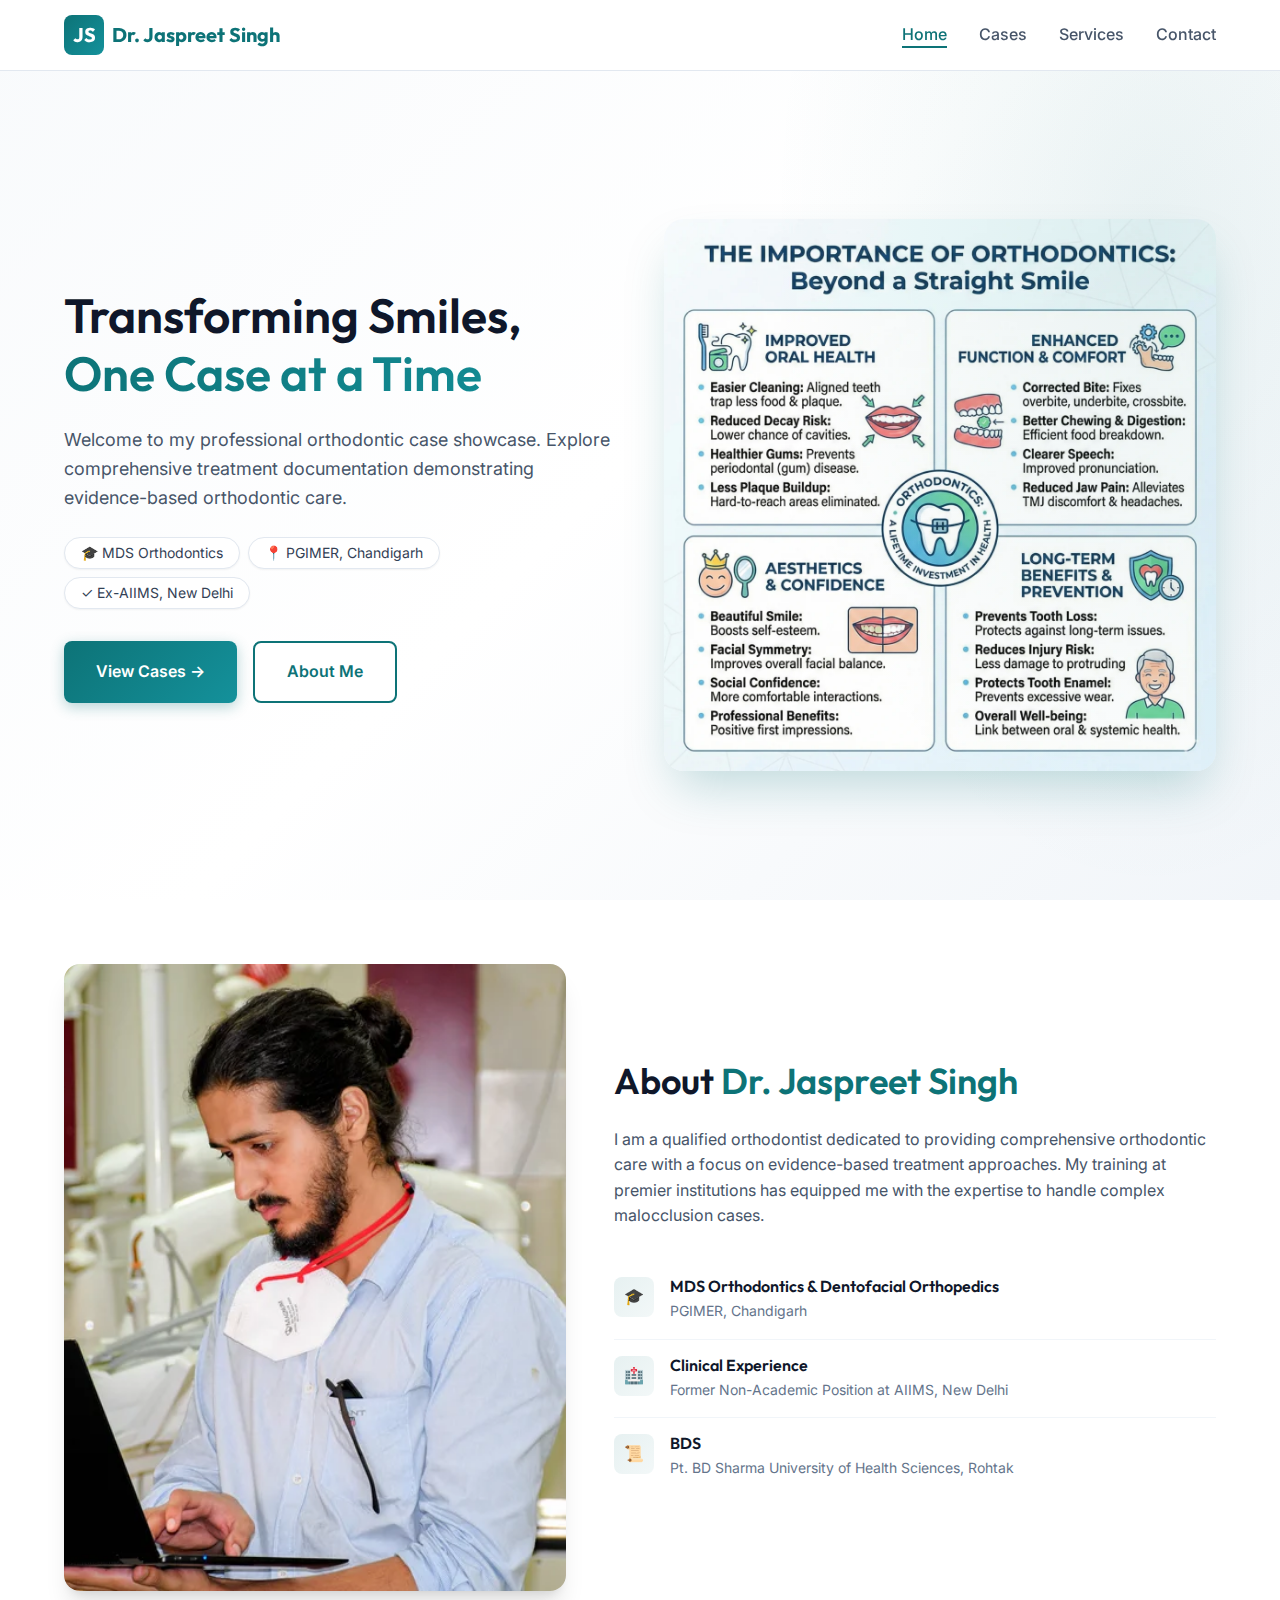
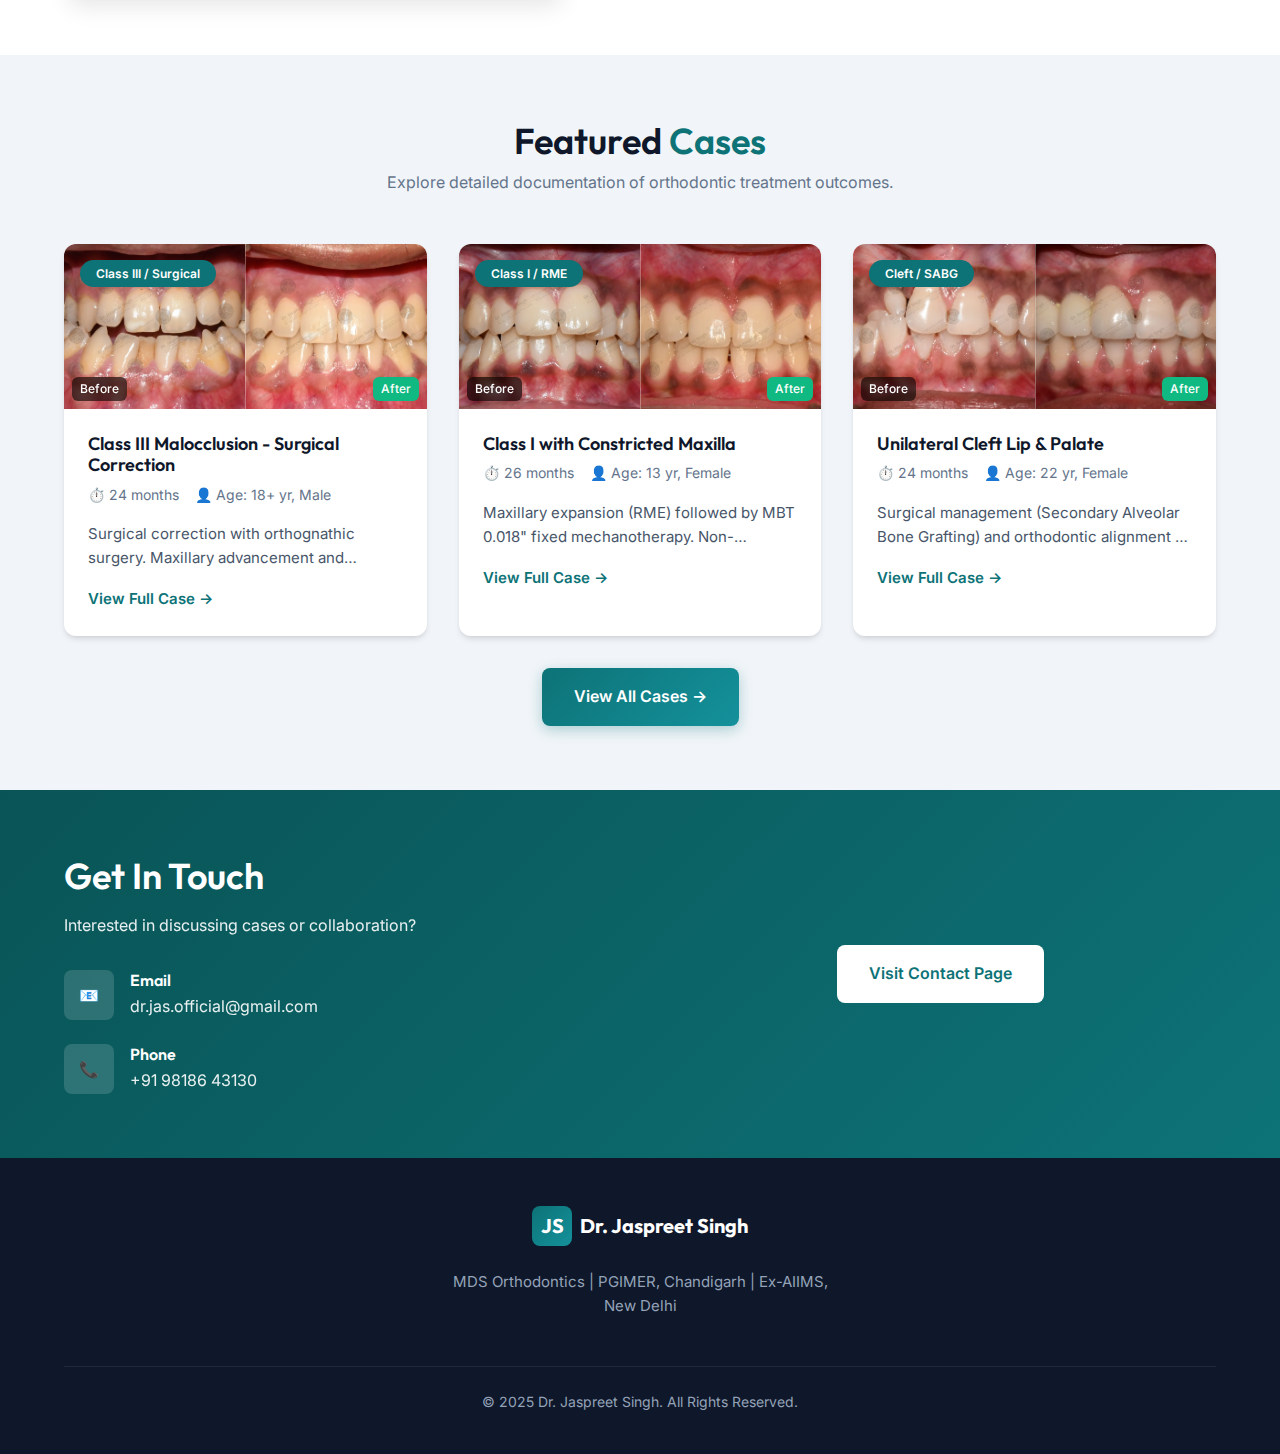
<file: index.html>
<!DOCTYPE html>
<html lang="en">

<head>
  <meta charset="UTF-8">
  <meta name="viewport" content="width=device-width, initial-scale=1.0">
  <meta name="description" content="Dr. Jaspreet Singh - MDS Orthodontics | PGIMER Chandigarh">
  <title>Dr. Jaspreet Singh | Orthodontic Case Showcase</title>
  <link rel="preconnect" href="https://fonts.googleapis.com">
  <link rel="preconnect" href="https://fonts.gstatic.com" crossorigin>
  <link
    href="https://fonts.googleapis.com/css2?family=Inter:wght@400;500;600;700&family=Outfit:wght@500;600;700&display=swap"
    rel="stylesheet">
  <link rel="stylesheet" href="css/styles.css?v=4">
</head>

<body>
  <header class="header">
    <div class="container header-inner">
      <a href="index.html" class="logo">
        <div class="logo-icon">JS</div>
        <span>Dr. Jaspreet Singh</span>
      </a>
      <nav class="nav">
        <ul class="nav-list">
          <li><a href="index.html" class="nav-link active">Home</a></li>
          <li><a href="cases.html" class="nav-link">Cases</a></li>
          <li><a href="services.html" class="nav-link">Services</a></li>
          <li><a href="contact.html" class="nav-link">Contact</a></li>
        </ul>
      </nav>
      <button class="nav-toggle" aria-label="Toggle navigation">
        <span></span><span></span><span></span>
      </button>
    </div>
  </header>

  <nav class="mobile-nav">
    <ul class="mobile-nav-list">
      <li><a href="index.html" class="mobile-nav-link">Home</a></li>
      <li><a href="cases.html" class="mobile-nav-link">Cases</a></li>
      <li><a href="services.html" class="mobile-nav-link">Services</a></li>
      <li><a href="contact.html" class="mobile-nav-link">Contact</a></li>
    </ul>
  </nav>

  <section class="hero">
    <div class="container">
      <div class="hero-content">
        <div class="hero-text">
          <h1>Transforming Smiles,<br><span>One Case at a Time</span></h1>
          <p class="hero-subtitle">Welcome to my professional orthodontic case showcase. Explore comprehensive treatment
            documentation demonstrating evidence-based orthodontic care.</p>
          <div class="hero-credentials">
            <span class="credential-badge">🎓 MDS Orthodontics</span>
            <span class="credential-badge">📍 PGIMER, Chandigarh</span>
            <span class="credential-badge">✓ Ex-AIIMS, New Delhi</span>
          </div>
          <div class="hero-cta">
            <a href="cases.html" class="btn btn-primary">View Cases →</a>
            <a href="#about" class="btn btn-secondary">About Me</a>
          </div>
        </div>
        <div class="hero-image">
          <img src="assets/images/hero_infographic.webp" alt="Psychosocial Benefits of Orthodontics"
            style="width:100%;aspect-ratio:1;object-fit:cover;border-radius:20px;box-shadow:0 25px 50px -12px rgba(13,115,119,0.25);">
        </div>
      </div>
    </div>
  </section>

  <section id="about" class="about section">
    <div class="container">
      <div class="about-content">
        <div class="about-image">
          <div class="about-image-wrapper">
            <img src="assets/images/profile/profile-photo.webp" alt="Dr. Jaspreet Singh"
              style="width:100%;height:100%;object-fit:cover;">
          </div>
        </div>
        <div class="about-text">
          <h2>About <span class="text-accent">Dr. Jaspreet Singh</span></h2>
          <p>I am a qualified orthodontist dedicated to providing comprehensive orthodontic care with a focus on
            evidence-based treatment approaches. My training at premier institutions has equipped me with the expertise
            to handle complex malocclusion cases.</p>
          <ul class="credentials-list">
            <li>
              <div class="credential-icon">🎓</div>
              <div class="credential-info">
                <h4>MDS Orthodontics & Dentofacial Orthopedics</h4>
                <p>PGIMER, Chandigarh</p>
              </div>
            </li>
            <li>
              <div class="credential-icon">🏥</div>
              <div class="credential-info">
                <h4>Clinical Experience</h4>
                <p>Former Non-Academic Position at AIIMS, New Delhi</p>
              </div>
            </li>
            <li>
              <div class="credential-icon">📜</div>
              <div class="credential-info">
                <h4>BDS</h4>
                <p>Pt. BD Sharma University of Health Sciences, Rohtak</p>
              </div>
            </li>
          </ul>
        </div>
      </div>
    </div>
  </section>

  <section class="section" style="background:var(--gray-100);">
    <div class="container">
      <div class="section-header">
        <h2>Featured <span class="text-accent">Cases</span></h2>
        <p>Explore detailed documentation of orthodontic treatment outcomes.</p>
      </div>
      <div class="cases-grid">
        <article class="case-card">
          <div class="case-image-container">
            <div class="split-thumbnail">
              <img src="assets/images/cases/case-001/07-intraoral-frontal-pre.webp" alt="Before" loading="lazy">
              <div class="split-partition"></div>
              <img src="assets/images/cases/case-001/12-post-smile.webp" alt="After" loading="lazy">
              <span class="split-label before">Before</span>
              <span class="split-label after">After</span>
            </div>
            <div class="image-overlay"></div>
            <span class="case-badge">Class III / Surgical</span>
          </div>
          <div class="case-content">
            <h3 class="case-title">Class III Malocclusion - Surgical Correction</h3>
            <div class="case-meta"><span>⏱️ 24 months</span><span>👤 Age: 18+ yr, Male</span></div>
            <p class="case-description">Surgical correction with orthognathic surgery. Maxillary advancement and
              mandibular setback. Edgewise 0.018" appliance.</p>
            <a href="case-001.html" class="case-link">View Full Case →</a>
          </div>
        </article>
        <article class="case-card">
          <div class="case-image-container">
            <div class="split-thumbnail">
              <img src="assets/images/cases/case-002/07-intraoral-frontal-pre.webp" alt="Before" loading="lazy">
              <div class="split-partition"></div>
              <img src="assets/images/cases/case-002/12-post-smile.webp" alt="After" loading="lazy">
              <span class="split-label before">Before</span>
              <span class="split-label after">After</span>
            </div>
            <div class="image-overlay"></div>
            <span class="case-badge">Class I / RME</span>
          </div>
          <div class="case-content">
            <h3 class="case-title">Class I with Constricted Maxilla</h3>
            <div class="case-meta"><span>⏱️ 26 months</span><span>👤 Age: 13 yr, Female</span></div>
            <p class="case-description">Maxillary expansion (RME) followed by MBT 0.018" fixed mechanotherapy.
              Non-extraction treatment.</p>
            <a href="case-002.html" class="case-link">View Full Case →</a>
          </div>
        </article>
        <article class="case-card">
          <div class="case-image-container">
            <div class="split-thumbnail">
              <img src="assets/images/cases/case-003/07-intraoral-frontal-pre.webp" alt="Before" loading="lazy">
              <div class="split-partition"></div>
              <img src="assets/images/cases/case-003/12-post-smile.webp" alt="After" loading="lazy">
              <span class="split-label before">Before</span>
              <span class="split-label after">After</span>
            </div>
            <div class="image-overlay"></div>
            <span class="case-badge">Cleft / SABG</span>
          </div>
          <div class="case-content">
            <h3 class="case-title">Unilateral Cleft Lip & Palate</h3>
            <div class="case-meta"><span>⏱️ 24 months</span><span>👤 Age: 22 yr, Female</span></div>
            <p class="case-description">Surgical management (Secondary Alveolar Bone Grafting) and orthodontic alignment
              of cleft alveolus.</p>
            <a href="case-003.html" class="case-link">View Full Case →</a>
          </div>
        </article>
      </div>
      <div style="text-align:center;margin-top:2rem;">
        <a href="cases.html" class="btn btn-primary">View All Cases →</a>
      </div>
    </div>
  </section>

  <section class="contact section">
    <div class="container">
      <div class="contact-content">
        <div class="contact-info">
          <h2>Get In Touch</h2>
          <p>Interested in discussing cases or collaboration?</p>
          <div class="contact-methods">
            <div class="contact-method">
              <div class="contact-method-icon">📧</div>
              <div class="contact-method-info">
                <h4>Email</h4>
                <p>dr.jas.official@gmail.com</p>
              </div>
            </div>
            <div class="contact-method">
              <div class="contact-method-icon">📞</div>
              <div class="contact-method-info">
                <h4>Phone</h4>
                <p>+91 98186 43130</p>
              </div>
            </div>
          </div>
        </div>
        <div style="display:flex;align-items:center;justify-content:center;">
          <a href="contact.html" class="btn" style="background:white;color:var(--primary);">Visit Contact Page</a>
        </div>
      </div>
    </div>
  </section>

  <footer class="footer">
    <div class="container">
      <div class="footer-content">
        <div class="footer-logo logo">
          <div class="logo-icon">JS</div><span>Dr. Jaspreet Singh</span>
        </div>
        <p class="footer-text">MDS Orthodontics | PGIMER, Chandigarh | Ex-AIIMS, New Delhi</p>
      </div>
      <div class="footer-bottom">
        <p>&copy; 2025 Dr. Jaspreet Singh. All Rights Reserved.</p>
      </div>
    </div>
  </footer>

  <script src="js/protection.js"></script>
  <script src="js/main.js"></script>
</body>

</html>
</file>
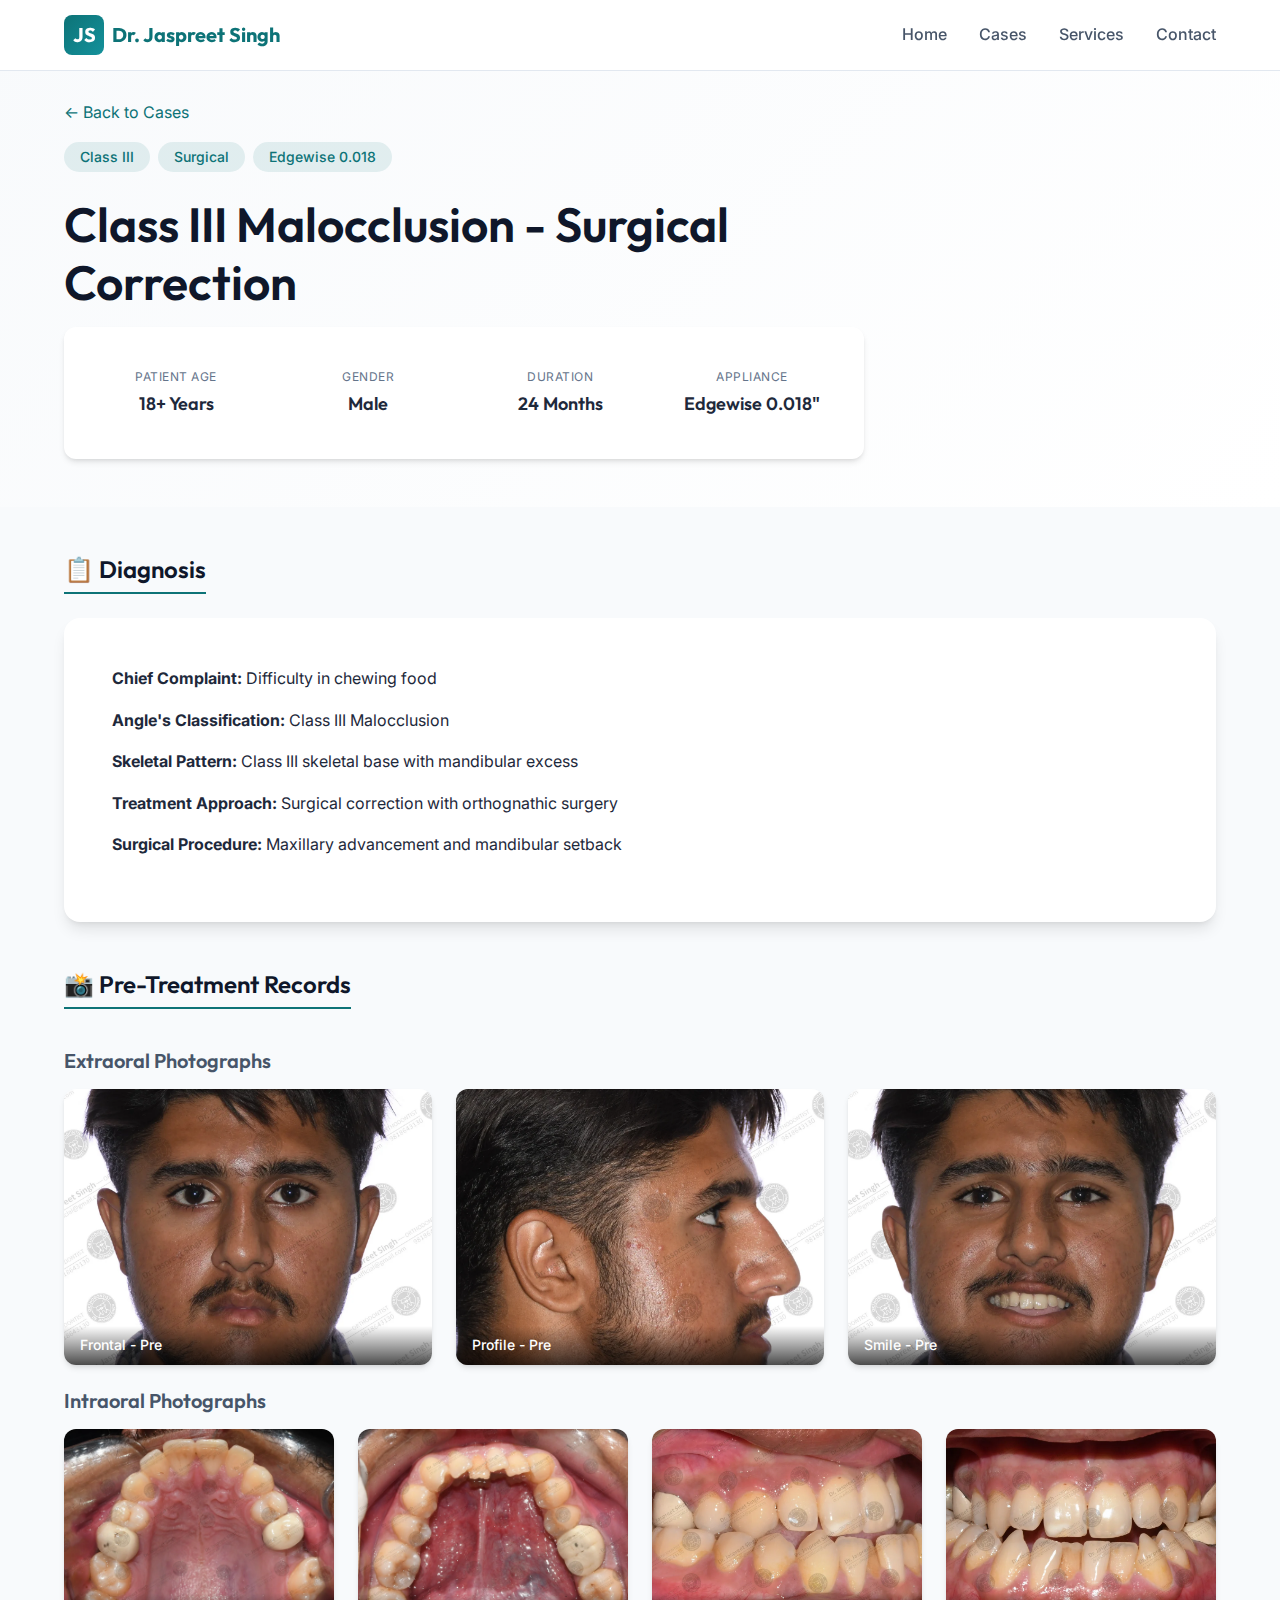
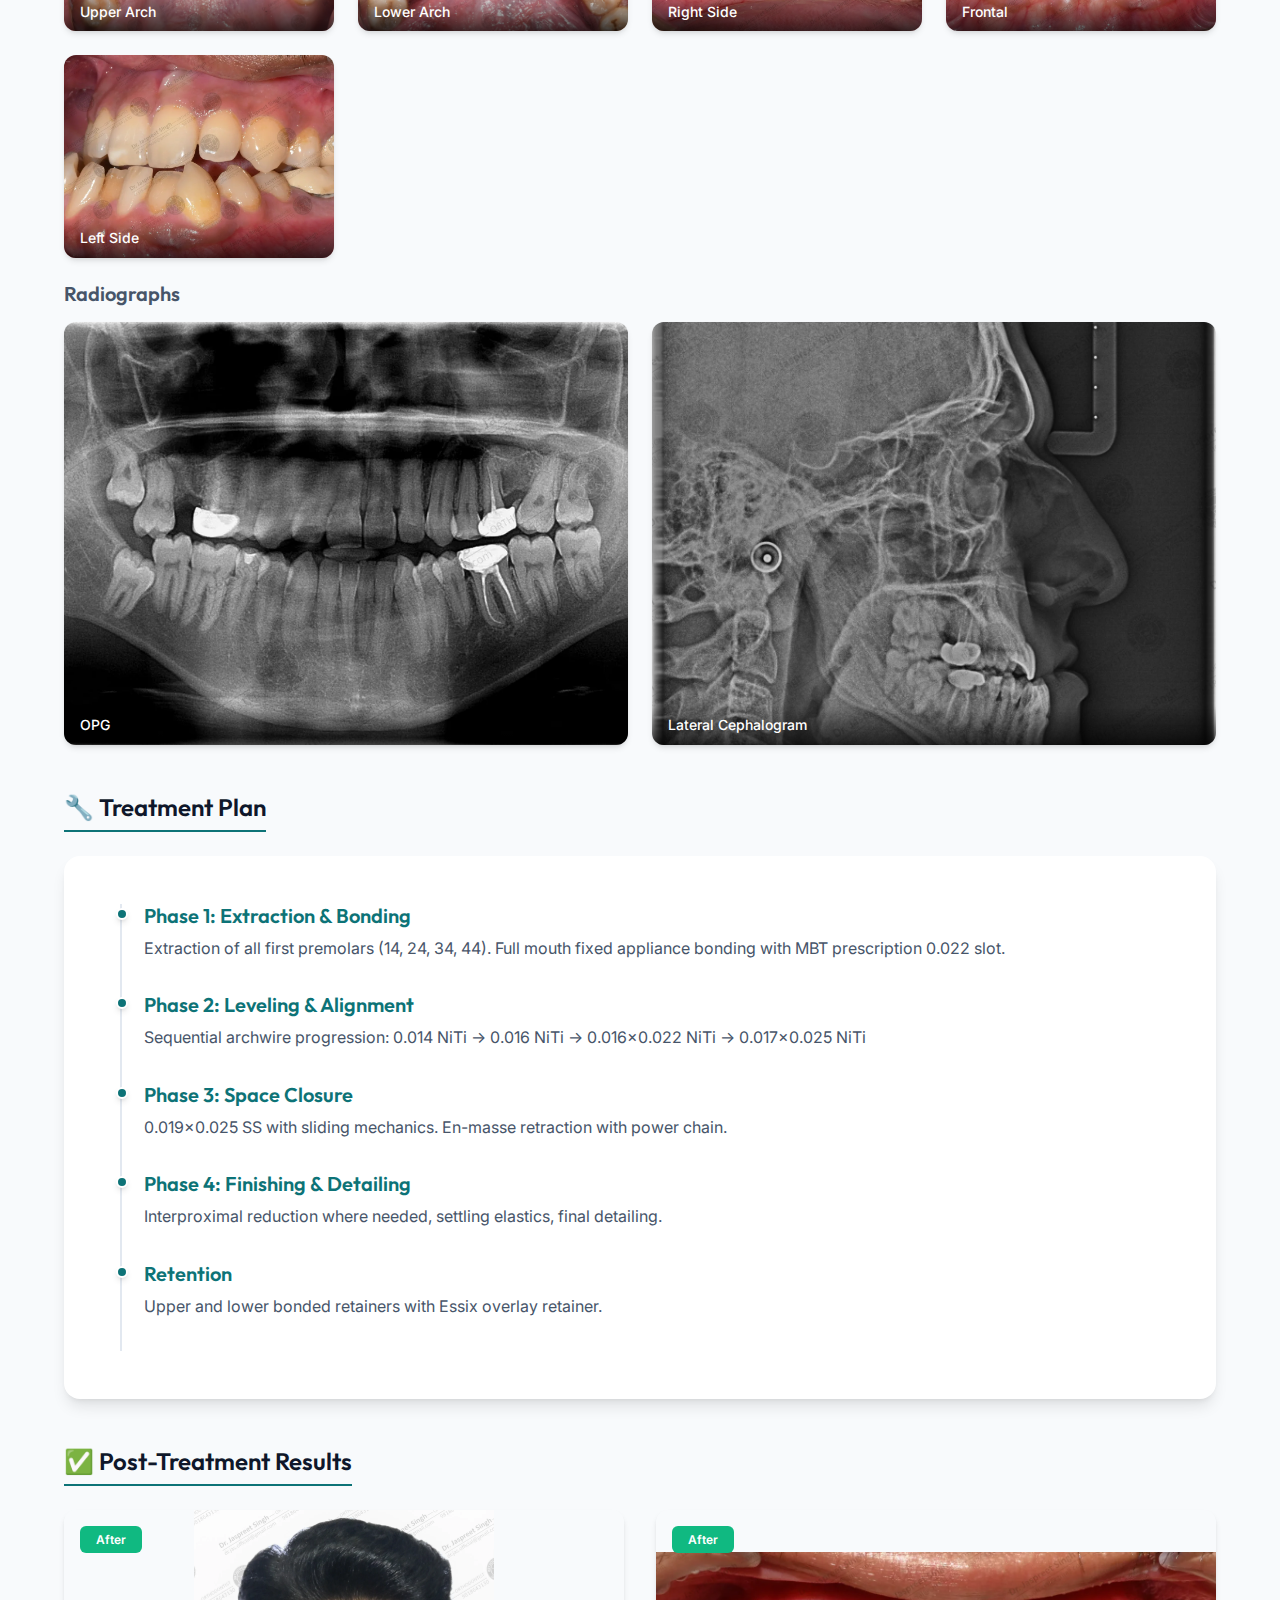
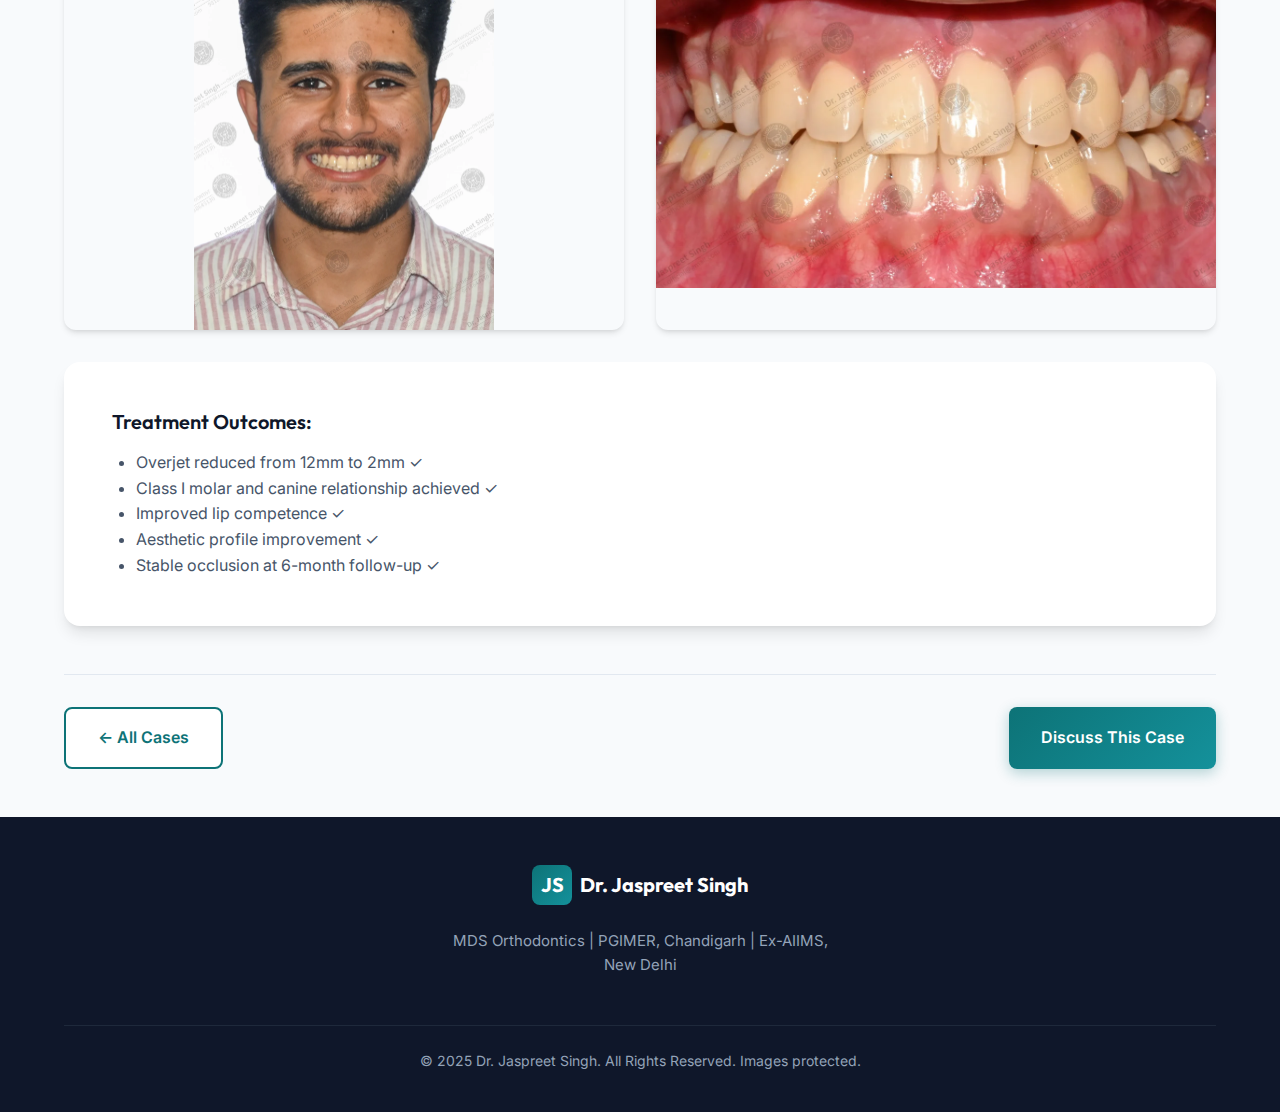
<file: case-001.html>
<!DOCTYPE html>
<html lang="en">

<head>
    <meta charset="UTF-8">
    <meta name="viewport" content="width=device-width, initial-scale=1.0">
    <meta name="description" content="Orthodontic Case Detail - Dr. Jaspreet Singh">
    <title>Case Detail | Dr. Jaspreet Singh</title>
    <link rel="preconnect" href="https://fonts.googleapis.com">
    <link rel="preconnect" href="https://fonts.gstatic.com" crossorigin>
    <link
        href="https://fonts.googleapis.com/css2?family=Inter:wght@400;500;600;700&family=Outfit:wght@500;600;700&display=swap"
        rel="stylesheet">
    <link rel="stylesheet" href="css/styles.css">
</head>

<body>
    <header class="header">
        <div class="container header-inner">
            <a href="index.html" class="logo">
                <div class="logo-icon">JS</div><span>Dr. Jaspreet Singh</span>
            </a>
            <nav class="nav">
                <ul class="nav-list">
                    <li><a href="index.html" class="nav-link">Home</a></li>
                    <li><a href="cases.html" class="nav-link active">Cases</a></li>
                    <li><a href="services.html" class="nav-link">Services</a></li><li><a href="contact.html" class="nav-link">Contact</a></li>
                </ul>
            </nav>
            <button class="nav-toggle" aria-label="Toggle navigation"><span></span><span></span><span></span></button>
        </div>
    </header>

    <nav class="mobile-nav">
        <ul class="mobile-nav-list">
            <li><a href="index.html" class="mobile-nav-link">Home</a></li>
            <li><a href="cases.html" class="mobile-nav-link">Cases</a></li>
            <li><a href="index.html#about" class="mobile-nav-link">About</a></li>
            <li><a href="contact.html" class="mobile-nav-link">Contact</a></li>
        </ul>
    </nav>

    <section class="case-hero">
        <div class="container">
            <a href="cases.html"
                style="display:inline-flex;align-items:center;gap:0.5rem;color:var(--primary);margin-bottom:1rem;">←
                Back to Cases</a>
            <div class="case-header">
                <div class="case-tags">
                    <span class="tag">Class III</span>
                    <span class="tag">Surgical</span>
                    <span class="tag">Edgewise 0.018</span>
                </div>
                <h1>Class III Malocclusion - Surgical Correction</h1>

                <div class="case-info-grid">
                    <div class="info-item">
                        <div class="label">Patient Age</div>
                        <div class="value">18+ Years</div>
                    </div>
                    <div class="info-item">
                        <div class="label">Gender</div>
                        <div class="value">Male</div>
                    </div>
                    <div class="info-item">
                        <div class="label">Duration</div>
                        <div class="value">24 Months</div>
                    </div>
                    <div class="info-item">
                        <div class="label">Appliance</div>
                        <div class="value">Edgewise 0.018"</div>
                    </div>
                </div>
            </div>
        </div>
    </section>

    <section class="case-gallery">
        <div class="container">
            <!-- Diagnosis Section -->
            <div class="gallery-section">
                <h3>📋 Diagnosis</h3>
                <div class="treatment-section" style="margin-bottom:2rem;">
                    <p><strong>Chief Complaint:</strong> Difficulty in chewing food</p>
                    <p><strong>Angle's Classification:</strong> Class III Malocclusion</p>
                    <p><strong>Skeletal Pattern:</strong> Class III skeletal base with mandibular excess</p>
                    <p><strong>Treatment Approach:</strong> Surgical correction with orthognathic surgery</p>
                    <p><strong>Surgical Procedure:</strong> Maxillary advancement and mandibular setback</p>
                </div>
            </div>

            <!-- Pre-Treatment Photos -->
            <div class="gallery-section">
                <h3>📸 Pre-Treatment Records</h3>
                <h4 style="margin:1rem 0;color:var(--gray-600);">Extraoral Photographs</h4>
                <div class="gallery-grid">
                    <div class="gallery-item">
                        <div class="protected-image"
                            style="background-image:url('assets/images/cases/case-001/01-extraoral-frontal-pre.webp');background-size:cover;background-position:center;aspect-ratio:4/3;">
                        </div>
                        <div class="image-overlay"></div>
                        <span class="gallery-item-label">Frontal - Pre</span>
                    </div>
                    <div class="gallery-item">
                        <div class="protected-image"
                            style="background-image:url('assets/images/cases/case-001/02-extraoral-profile-pre.webp');background-size:cover;background-position:center;aspect-ratio:4/3;">
                        </div>
                        <div class="image-overlay"></div>
                        <span class="gallery-item-label">Profile - Pre</span>
                    </div>
                    <div class="gallery-item">
                        <div class="protected-image"
                            style="background-image:url('assets/images/cases/case-001/03-extraoral-smile-pre.webp');background-size:cover;background-position:center;aspect-ratio:4/3;">
                        </div>
                        <div class="image-overlay"></div>
                        <span class="gallery-item-label">Smile - Pre</span>
                    </div>
                </div>

                <h4 style="margin:1.5rem 0 1rem;color:var(--gray-600);">Intraoral Photographs</h4>
                <div class="gallery-grid">
                    <div class="gallery-item">
                        <div class="protected-image"
                            style="background-image:url('assets/images/cases/case-001/04-intraoral-upper-pre.webp');background-size:cover;background-position:center;aspect-ratio:4/3;">
                        </div>
                        <div class="image-overlay"></div>
                        <span class="gallery-item-label">Upper Arch</span>
                    </div>
                    <div class="gallery-item">
                        <div class="protected-image"
                            style="background-image:url('assets/images/cases/case-001/05-intraoral-lower-pre.webp');background-size:cover;background-position:center;aspect-ratio:4/3;">
                        </div>
                        <div class="image-overlay"></div>
                        <span class="gallery-item-label">Lower Arch</span>
                    </div>
                    <div class="gallery-item">
                        <div class="protected-image"
                            style="background-image:url('assets/images/cases/case-001/06-intraoral-right-pre.webp');background-size:cover;background-position:center;aspect-ratio:4/3;">
                        </div>
                        <div class="image-overlay"></div>
                        <span class="gallery-item-label">Right Side</span>
                    </div>
                    <div class="gallery-item">
                        <div class="protected-image"
                            style="background-image:url('assets/images/cases/case-001/07-intraoral-frontal-pre.webp');background-size:cover;background-position:center;aspect-ratio:4/3;">
                        </div>
                        <div class="image-overlay"></div>
                        <span class="gallery-item-label">Frontal</span>
                    </div>
                    <div class="gallery-item">
                        <div class="protected-image"
                            style="background-image:url('assets/images/cases/case-001/08-intraoral-left-pre.webp');background-size:cover;background-position:center;aspect-ratio:4/3;">
                        </div>
                        <div class="image-overlay"></div>
                        <span class="gallery-item-label">Left Side</span>
                    </div>
                </div>

                <h4 style="margin:1.5rem 0 1rem;color:var(--gray-600);">Radiographs</h4>
                <div class="gallery-grid">
                    <div class="gallery-item">
                        <div class="protected-image"
                            style="background-image:url('assets/images/cases/case-001/09-xray-opg-pre.webp');background-size:cover;background-position:center;aspect-ratio:4/3;">
                        </div>
                        <div class="image-overlay"></div>
                        <span class="gallery-item-label">OPG</span>
                    </div>
                    <div class="gallery-item">
                        <div class="protected-image"
                            style="background-image:url('assets/images/cases/case-001/10-xray-ceph-pre.webp');background-size:cover;background-position:center;aspect-ratio:4/3;">
                        </div>
                        <div class="image-overlay"></div>
                        <span class="gallery-item-label">Lateral Cephalogram</span>
                    </div>
                </div>
            </div>

            <!-- Treatment Plan Section -->
            <div class="gallery-section">
                <h3>🔧 Treatment Plan</h3>
                <div class="treatment-section">
                    <div class="treatment-timeline">
                        <div class="timeline-item">
                            <h4>Phase 1: Extraction & Bonding</h4>
                            <p>Extraction of all first premolars (14, 24, 34, 44). Full mouth fixed appliance bonding
                                with MBT prescription 0.022 slot.</p>
                        </div>
                        <div class="timeline-item">
                            <h4>Phase 2: Leveling & Alignment</h4>
                            <p>Sequential archwire progression: 0.014 NiTi → 0.016 NiTi → 0.016x0.022 NiTi → 0.017x0.025
                                NiTi</p>
                        </div>
                        <div class="timeline-item">
                            <h4>Phase 3: Space Closure</h4>
                            <p>0.019x0.025 SS with sliding mechanics. En-masse retraction with power chain.</p>
                        </div>
                        <div class="timeline-item">
                            <h4>Phase 4: Finishing & Detailing</h4>
                            <p>Interproximal reduction where needed, settling elastics, final detailing.</p>
                        </div>
                        <div class="timeline-item">
                            <h4>Retention</h4>
                            <p>Upper and lower bonded retainers with Essix overlay retainer.</p>
                        </div>
                    </div>
                </div>
            </div>

            <!-- Post Treatment -->
            <div class="gallery-section">
                <h3>✅ Post-Treatment Results</h3>
                <div style="display:grid;grid-template-columns:1fr 1fr;gap:2rem;margin-bottom:2rem;">
                    <div class="gallery-item">
                        <img src="assets/images/cases/case-001/11-post-profile.webp" alt="Post-treatment Profile"
                            class="protected-image" style="width:100%;height:auto;object-fit:contain;">
                        <div class="image-overlay"></div>
                        <span class="comparison-label after">After</span>
                    </div>
                    <div class="gallery-item"
                        style="display:flex;align-items:center;justify-content:center;background:var(--gray-50);">
                        <img src="assets/images/cases/case-001/12-post-smile.webp" alt="Post-treatment Smile"
                            class="protected-image" style="width:100%;height:auto;object-fit:contain;">
                        <div class="image-overlay"></div>
                        <span class="comparison-label after">After</span>
                    </div>
                </div>

                <div class="treatment-section">
                    <h4 style="margin-bottom:1rem;">Treatment Outcomes:</h4>
                    <ul style="margin-left:1.5rem;color:var(--gray-600);">
                        <li>Overjet reduced from 12mm to 2mm ✓</li>
                        <li>Class I molar and canine relationship achieved ✓</li>
                        <li>Improved lip competence ✓</li>
                        <li>Aesthetic profile improvement ✓</li>
                        <li>Stable occlusion at 6-month follow-up ✓</li>
                    </ul>
                </div>
            </div>

            <!-- Navigation -->
            <div
                style="display:flex;justify-content:space-between;padding-top:2rem;border-top:1px solid var(--gray-200);">
                <a href="cases.html" class="btn btn-secondary">← All Cases</a>
                <a href="contact.html" class="btn btn-primary">Discuss This Case</a>
            </div>
        </div>
    </section>

    <footer class="footer">
        <div class="container">
            <div class="footer-content">
                <div class="footer-logo logo">
                    <div class="logo-icon">JS</div><span>Dr. Jaspreet Singh</span>
                </div>
                <p class="footer-text">MDS Orthodontics | PGIMER, Chandigarh | Ex-AIIMS, New Delhi</p>
            </div>
            <div class="footer-bottom">
                <p>&copy; 2025 Dr. Jaspreet Singh. All Rights Reserved. Images protected.</p>
            </div>
        </div>
    </footer>

    <script src="js/protection.js"></script>
    <script src="js/main.js"></script>
</body>

</html>
</file>
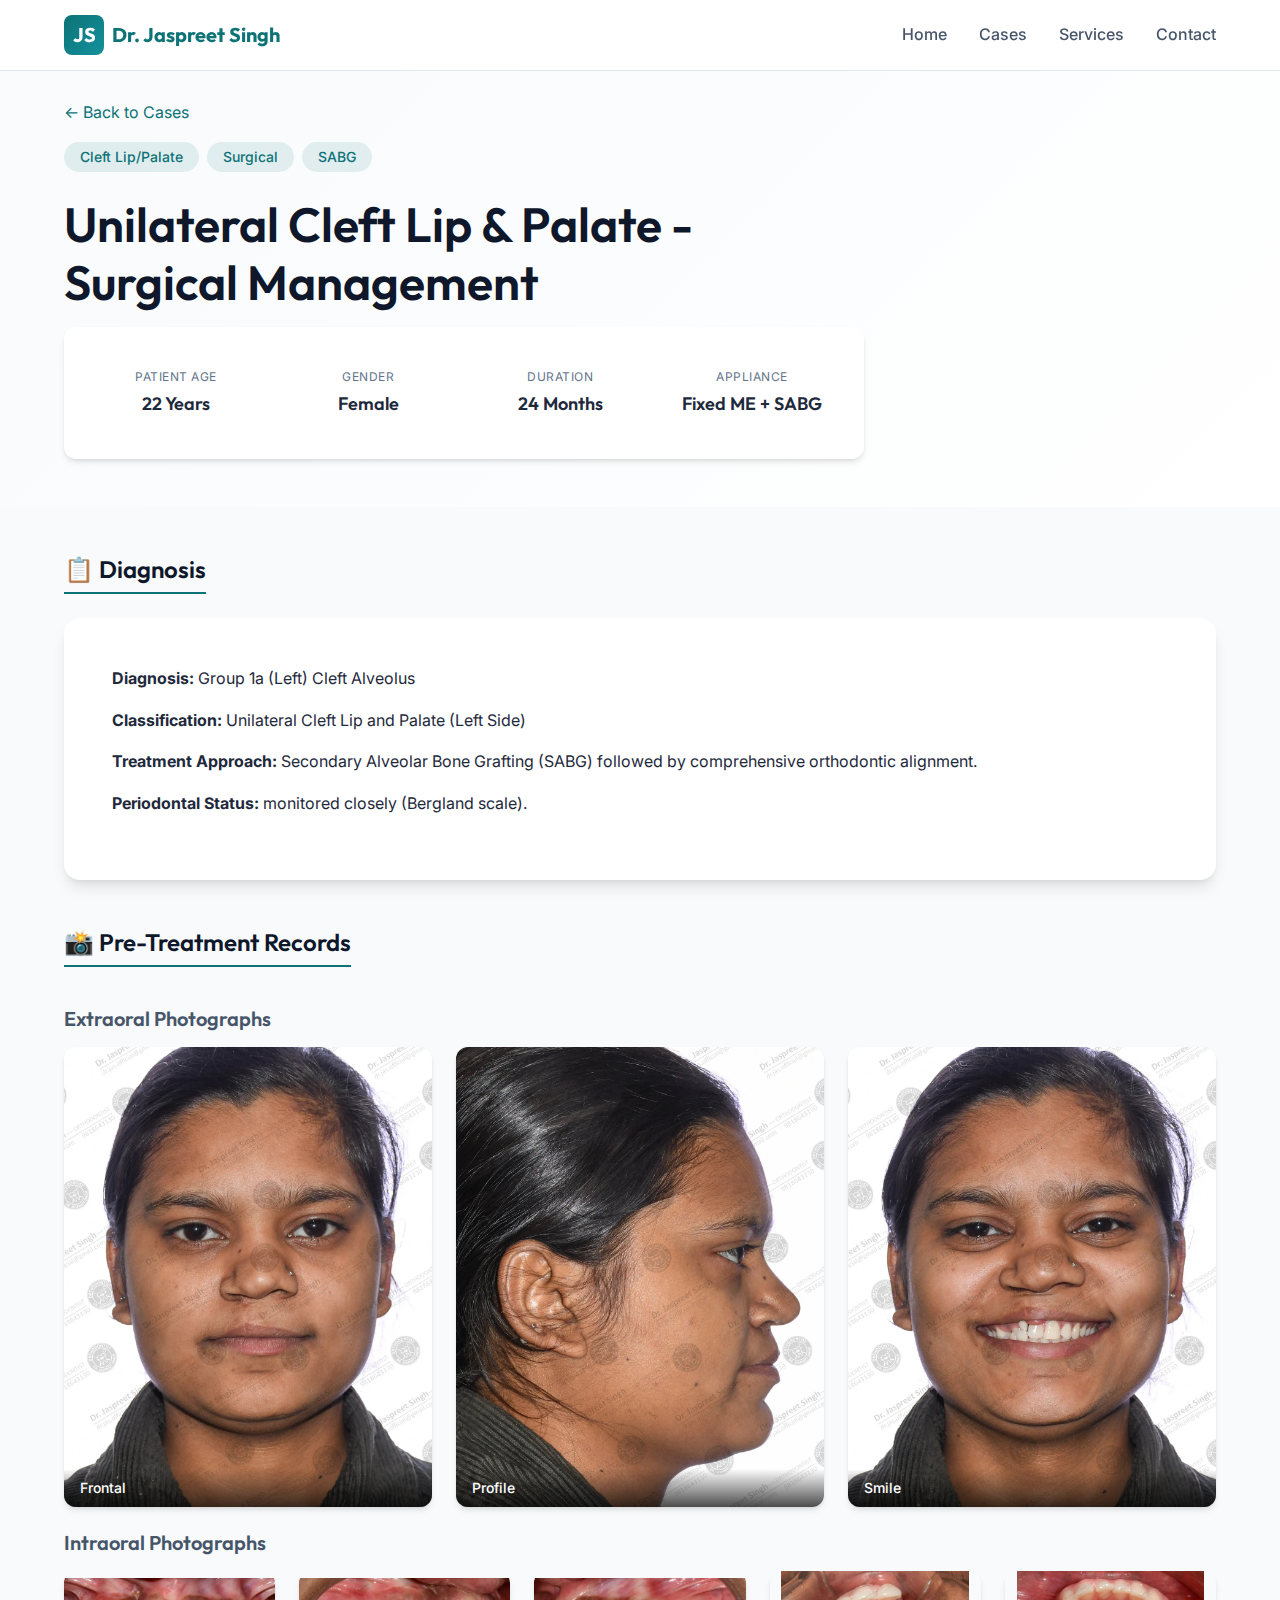
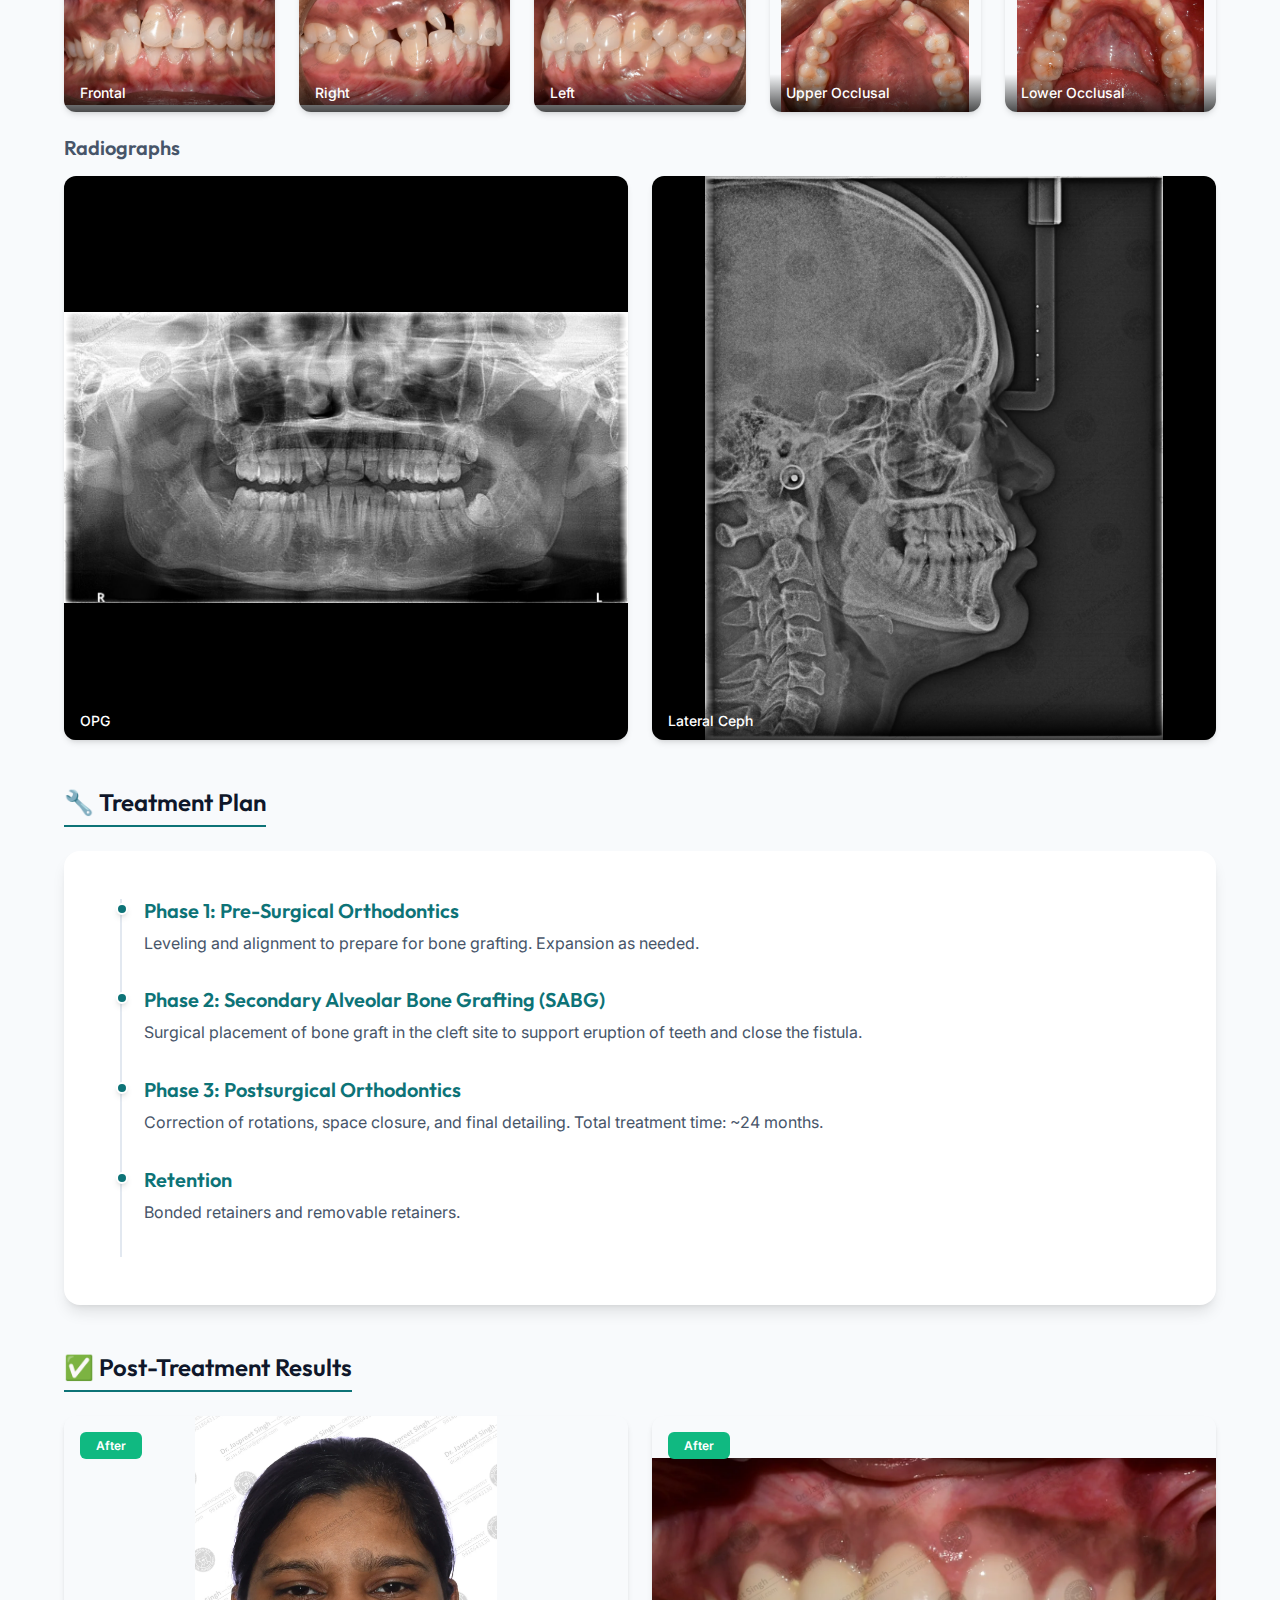
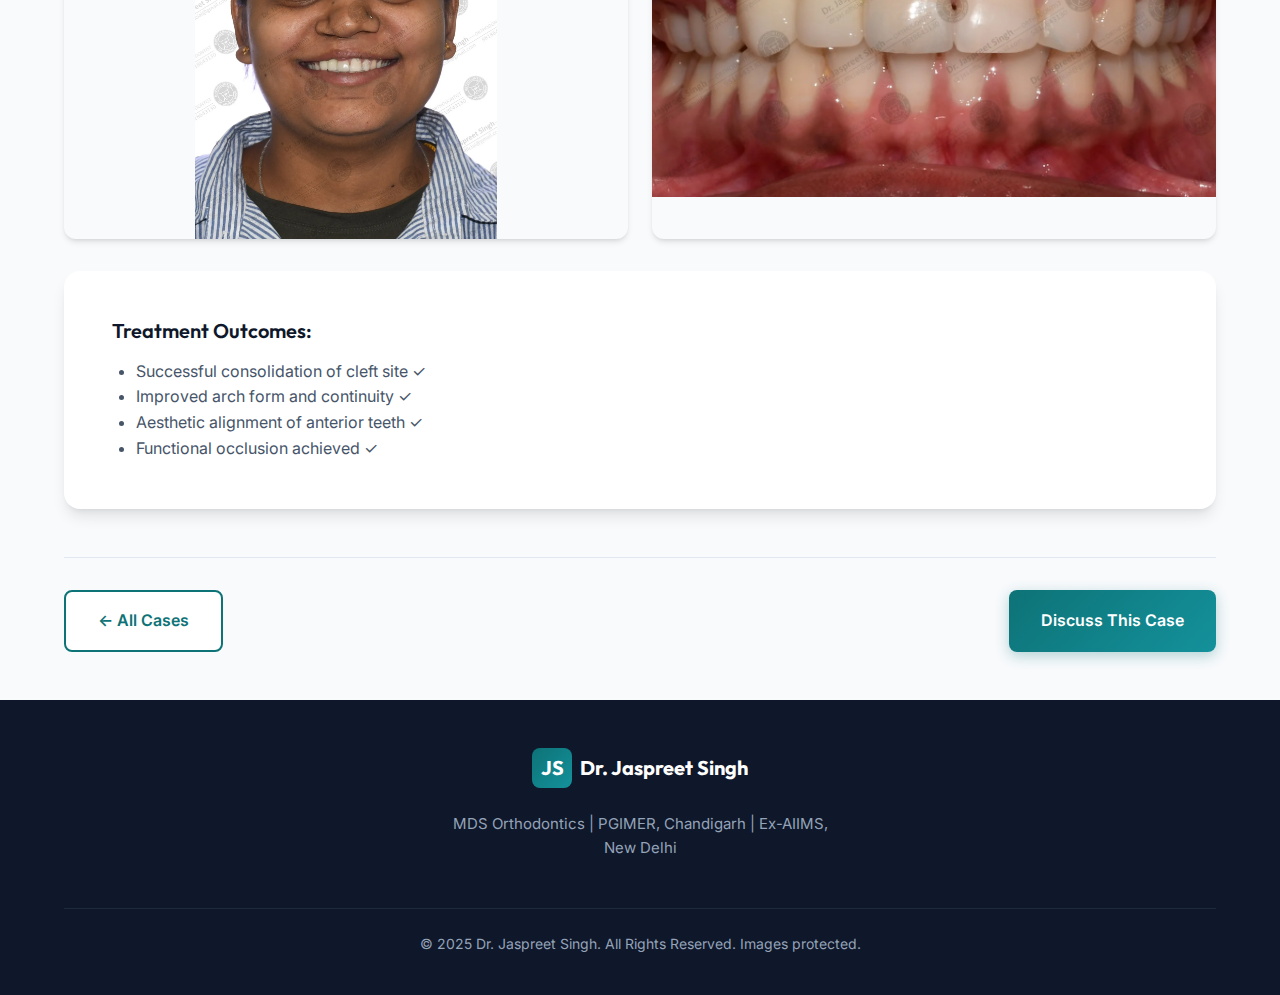
<file: case-003.html>
<!DOCTYPE html>
<html lang="en">

<head>
    <meta charset="UTF-8">
    <meta name="viewport" content="width=device-width, initial-scale=1.0">
    <meta name="description" content="Orthodontic Case Detail - Manisha Sharma - Dr. Jaspreet Singh">
    <title>Case Detail | Manisha Sharma | Dr. Jaspreet Singh</title>
    <link rel="preconnect" href="https://fonts.googleapis.com">
    <link rel="preconnect" href="https://fonts.gstatic.com" crossorigin>
    <link
        href="https://fonts.googleapis.com/css2?family=Inter:wght@400;500;600;700&family=Outfit:wght@500;600;700&display=swap"
        rel="stylesheet">
    <link rel="stylesheet" href="css/styles.css">
</head>

<body>
    <header class="header">
        <div class="container header-inner">
            <a href="index.html" class="logo">
                <div class="logo-icon">JS</div><span>Dr. Jaspreet Singh</span>
            </a>
            <nav class="nav">
                <ul class="nav-list">
                    <li><a href="index.html" class="nav-link">Home</a></li>
                    <li><a href="cases.html" class="nav-link active">Cases</a></li>
                    <li><a href="services.html" class="nav-link">Services</a></li><li><a href="contact.html" class="nav-link">Contact</a></li>
                </ul>
            </nav>
            <button class="nav-toggle" aria-label="Toggle navigation"><span></span><span></span><span></span></button>
        </div>
    </header>

    <nav class="mobile-nav">
        <ul class="mobile-nav-list">
            <li><a href="index.html" class="mobile-nav-link">Home</a></li>
            <li><a href="cases.html" class="mobile-nav-link">Cases</a></li>
            <li><a href="index.html#about" class="mobile-nav-link">About</a></li>
            <li><a href="contact.html" class="mobile-nav-link">Contact</a></li>
        </ul>
    </nav>

    <section class="case-hero">
        <div class="container">
            <a href="cases.html"
                style="display:inline-flex;align-items:center;gap:0.5rem;color:var(--primary);margin-bottom:1rem;">←
                Back to Cases</a>
            <div class="case-header">
                <div class="case-tags">
                    <span class="tag">Cleft Lip/Palate</span>
                    <span class="tag">Surgical</span>
                    <span class="tag">SABG</span>
                </div>
                <h1>Unilateral Cleft Lip & Palate - Surgical Management</h1>

                <div class="case-info-grid">
                    <div class="info-item">
                        <div class="label">Patient Age</div>
                        <div class="value">22 Years</div>
                    </div>
                    <div class="info-item">
                        <div class="label">Gender</div>
                        <div class="value">Female</div>
                    </div>
                    <div class="info-item">
                        <div class="label">Duration</div>
                        <div class="value">24 Months</div>
                    </div>
                    <div class="info-item">
                        <div class="label">Appliance</div>
                        <div class="value">Fixed ME + SABG</div>
                    </div>
                </div>
            </div>
        </div>
    </section>

    <section class="case-gallery">
        <div class="container">
            <!-- Diagnosis Section -->
            <div class="gallery-section">
                <h3>📋 Diagnosis</h3>
                <div class="treatment-section" style="margin-bottom:2rem;">
                    <p><strong>Diagnosis:</strong> Group 1a (Left) Cleft Alveolus</p>
                    <p><strong>Classification:</strong> Unilateral Cleft Lip and Palate (Left Side)</p>
                    <p><strong>Treatment Approach:</strong> Secondary Alveolar Bone Grafting (SABG) followed by
                        comprehensive orthodontic alignment.</p>
                    <p><strong>Periodontal Status:</strong> monitored closely (Bergland scale).</p>
                </div>
            </div>

            <!-- Pre-Treatment Photos -->
            <div class="gallery-section">
                <h3>📸 Pre-Treatment Records</h3>

                <h4 style="margin:1rem 0;color:var(--gray-600);">Extraoral Photographs</h4>
                <div class="gallery-grid">
                    <div class="gallery-item">
                        <img src="assets/images/cases/case-003/01-extraoral-frontal-pre.webp" alt="Pre-treatment Frontal"
                            class="protected-image" style="aspect-ratio:4/5;object-fit:cover;">
                        <span class="gallery-item-label">Frontal</span>
                    </div>
                    <div class="gallery-item">
                        <img src="assets/images/cases/case-003/02-extraoral-profile-pre.webp" alt="Pre-treatment Profile"
                            class="protected-image" style="aspect-ratio:4/5;object-fit:cover;">
                        <span class="gallery-item-label">Profile</span>
                    </div>
                    <div class="gallery-item">
                        <img src="assets/images/cases/case-003/03-extraoral-smile-pre.webp" alt="Pre-treatment Smile"
                            class="protected-image" style="aspect-ratio:4/5;object-fit:cover;">
                        <span class="gallery-item-label">Smile</span>
                    </div>
                </div>

                <h4 style="margin:1.5rem 0 1rem;color:var(--gray-600);">Intraoral Photographs</h4>
                <div class="gallery-grid" style="grid-template-columns: repeat(auto-fit, minmax(200px, 1fr));">
                    <div class="gallery-item">
                        <img src="assets/images/cases/case-003/07-intraoral-frontal-pre.webp" alt="Intraoral Frontal"
                            class="protected-image" style="aspect-ratio:3/2;object-fit:contain;">
                        <span class="gallery-item-label">Frontal</span>
                    </div>
                    <div class="gallery-item">
                        <img src="assets/images/cases/case-003/06-intraoral-right-pre.webp" alt="Intraoral Right"
                            class="protected-image" style="aspect-ratio:3/2;object-fit:contain;">
                        <span class="gallery-item-label">Right</span>
                    </div>
                    <div class="gallery-item">
                        <img src="assets/images/cases/case-003/08-intraoral-left-pre.webp" alt="Intraoral Left"
                            class="protected-image" style="aspect-ratio:3/2;object-fit:contain;">
                        <span class="gallery-item-label">Left</span>
                    </div>
                    <div class="gallery-item">
                        <img src="assets/images/cases/case-003/04-intraoral-upper-pre.webp" alt="Intraoral Upper"
                            class="protected-image" style="aspect-ratio:3/2;object-fit:contain;">
                        <span class="gallery-item-label">Upper Occlusal</span>
                    </div>
                    <div class="gallery-item">
                        <img src="assets/images/cases/case-003/05-intraoral-lower-pre.webp" alt="Intraoral Lower"
                            class="protected-image" style="aspect-ratio:3/2;object-fit:contain;">
                        <span class="gallery-item-label">Lower Occlusal</span>
                    </div>
                </div>

                <h4 style="margin:1.5rem 0 1rem;color:var(--gray-600);">Radiographs</h4>
                <div class="gallery-grid">
                    <div class="gallery-item">
                        <img src="assets/images/cases/case-003/09-xray-opg-pre.webp" alt="Pre-treatment OPG"
                            class="protected-image" style="aspect-ratio:2/1;object-fit:contain;background:#000;">
                        <span class="gallery-item-label">OPG</span>
                    </div>
                    <div class="gallery-item">
                        <img src="assets/images/cases/case-003/10-xray-ceph-pre.webp" alt="Pre-treatment Lateral Ceph"
                            class="protected-image" style="aspect-ratio:1/1;object-fit:contain;background:#000;">
                        <span class="gallery-item-label">Lateral Ceph</span>
                    </div>
                </div>
            </div>

            <!-- Treatment Plan Section -->
            <div class="gallery-section">
                <h3>🔧 Treatment Plan</h3>
                <div class="treatment-section">
                    <div class="treatment-timeline">
                        <div class="timeline-item">
                            <h4>Phase 1: Pre-Surgical Orthodontics</h4>
                            <p>Leveling and alignment to prepare for bone grafting. Expansion as needed.</p>
                        </div>
                        <div class="timeline-item">
                            <h4>Phase 2: Secondary Alveolar Bone Grafting (SABG)</h4>
                            <p>Surgical placement of bone graft in the cleft site to support eruption of teeth and close
                                the fistula.</p>
                        </div>
                        <div class="timeline-item">
                            <h4>Phase 3: Postsurgical Orthodontics</h4>
                            <p>Correction of rotations, space closure, and final detailing. Total treatment time: ~24
                                months.</p>
                        </div>
                        <div class="timeline-item">
                            <h4>Retention</h4>
                            <p>Bonded retainers and removable retainers.</p>
                        </div>
                    </div>
                </div>
            </div>

            <!-- Post Treatment -->
            <div class="gallery-section">
                <h3>✅ Post-Treatment Results</h3>
                <div class="gallery-grid">
                    <div class="gallery-item">
                        <img src="assets/images/cases/case-003/11-post-profile.webp" alt="Post-treatment Profile"
                            class="protected-image" style="width:100%;height:auto;object-fit:contain;">
                        <div class="image-overlay"></div>
                        <span class="comparison-label after">After</span>
                    </div>
                    <div class="gallery-item"
                        style="display:flex;align-items:center;justify-content:center;background:var(--gray-50);">
                        <img src="assets/images/cases/case-003/12-post-smile.webp" alt="Post-treatment Smile"
                            class="protected-image" style="width:100%;height:auto;object-fit:contain;">
                        <div class="image-overlay"></div>
                        <span class="comparison-label after">After</span>
                    </div>
                </div>

                <div class="treatment-section" style="margin-top:2rem;">
                    <h4 style="margin-bottom:1rem;">Treatment Outcomes:</h4>
                    <ul style="margin-left:1.5rem;color:var(--gray-600);">
                        <li>Successful consolidation of cleft site ✓</li>
                        <li>Improved arch form and continuity ✓</li>
                        <li>Aesthetic alignment of anterior teeth ✓</li>
                        <li>Functional occlusion achieved ✓</li>
                    </ul>
                </div>
            </div>

            <!-- Navigation -->
            <div
                style="display:flex;justify-content:space-between;padding-top:2rem;border-top:1px solid var(--gray-200);">
                <a href="cases.html" class="btn btn-secondary">← All Cases</a>
                <a href="contact.html" class="btn btn-primary">Discuss This Case</a>
            </div>
        </div>
    </section>

    <footer class="footer">
        <div class="container">
            <div class="footer-content">
                <div class="footer-logo logo">
                    <div class="logo-icon">JS</div><span>Dr. Jaspreet Singh</span>
                </div>
                <p class="footer-text">MDS Orthodontics | PGIMER, Chandigarh | Ex-AIIMS, New Delhi</p>
            </div>
            <div class="footer-bottom">
                <p>&copy; 2025 Dr. Jaspreet Singh. All Rights Reserved. Images protected.</p>
            </div>
        </div>
    </footer>

    <script src="js/protection.js"></script>
    <script src="js/main.js"></script>
</body>

</html>
</file>
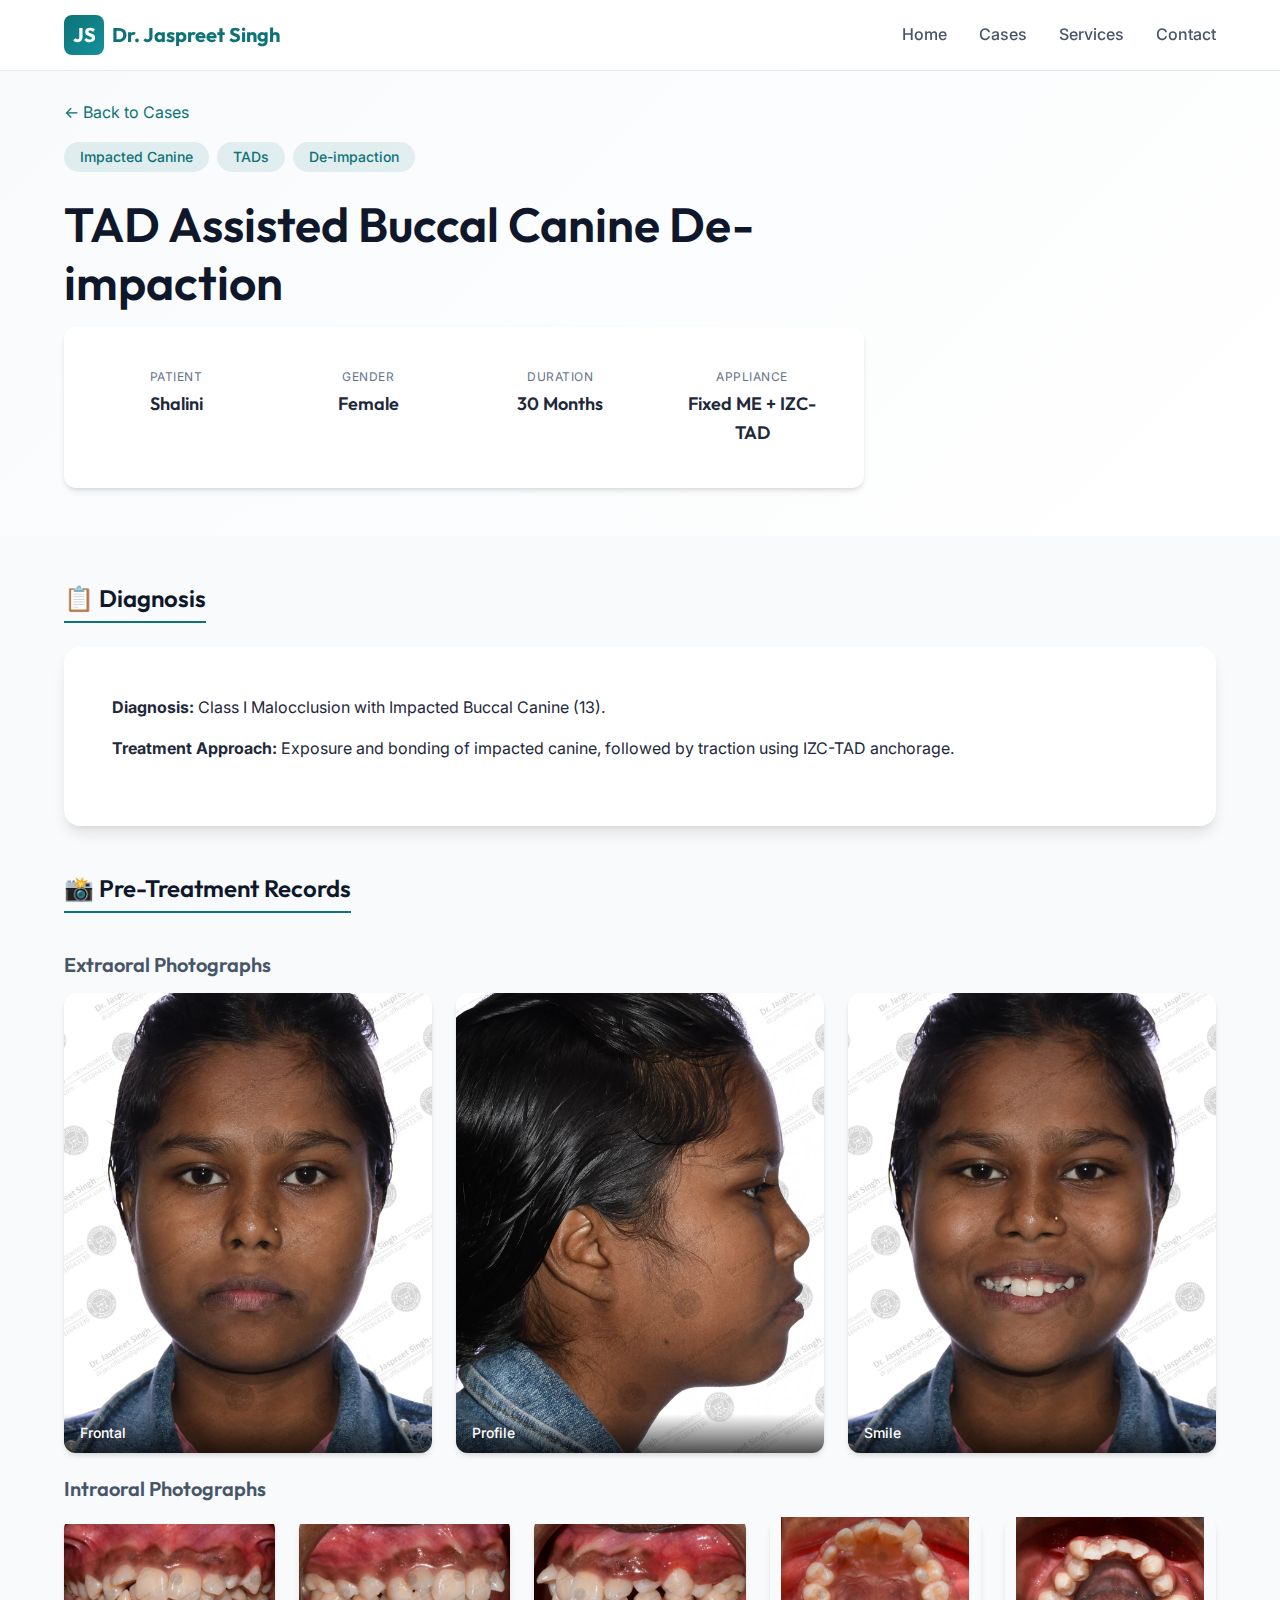
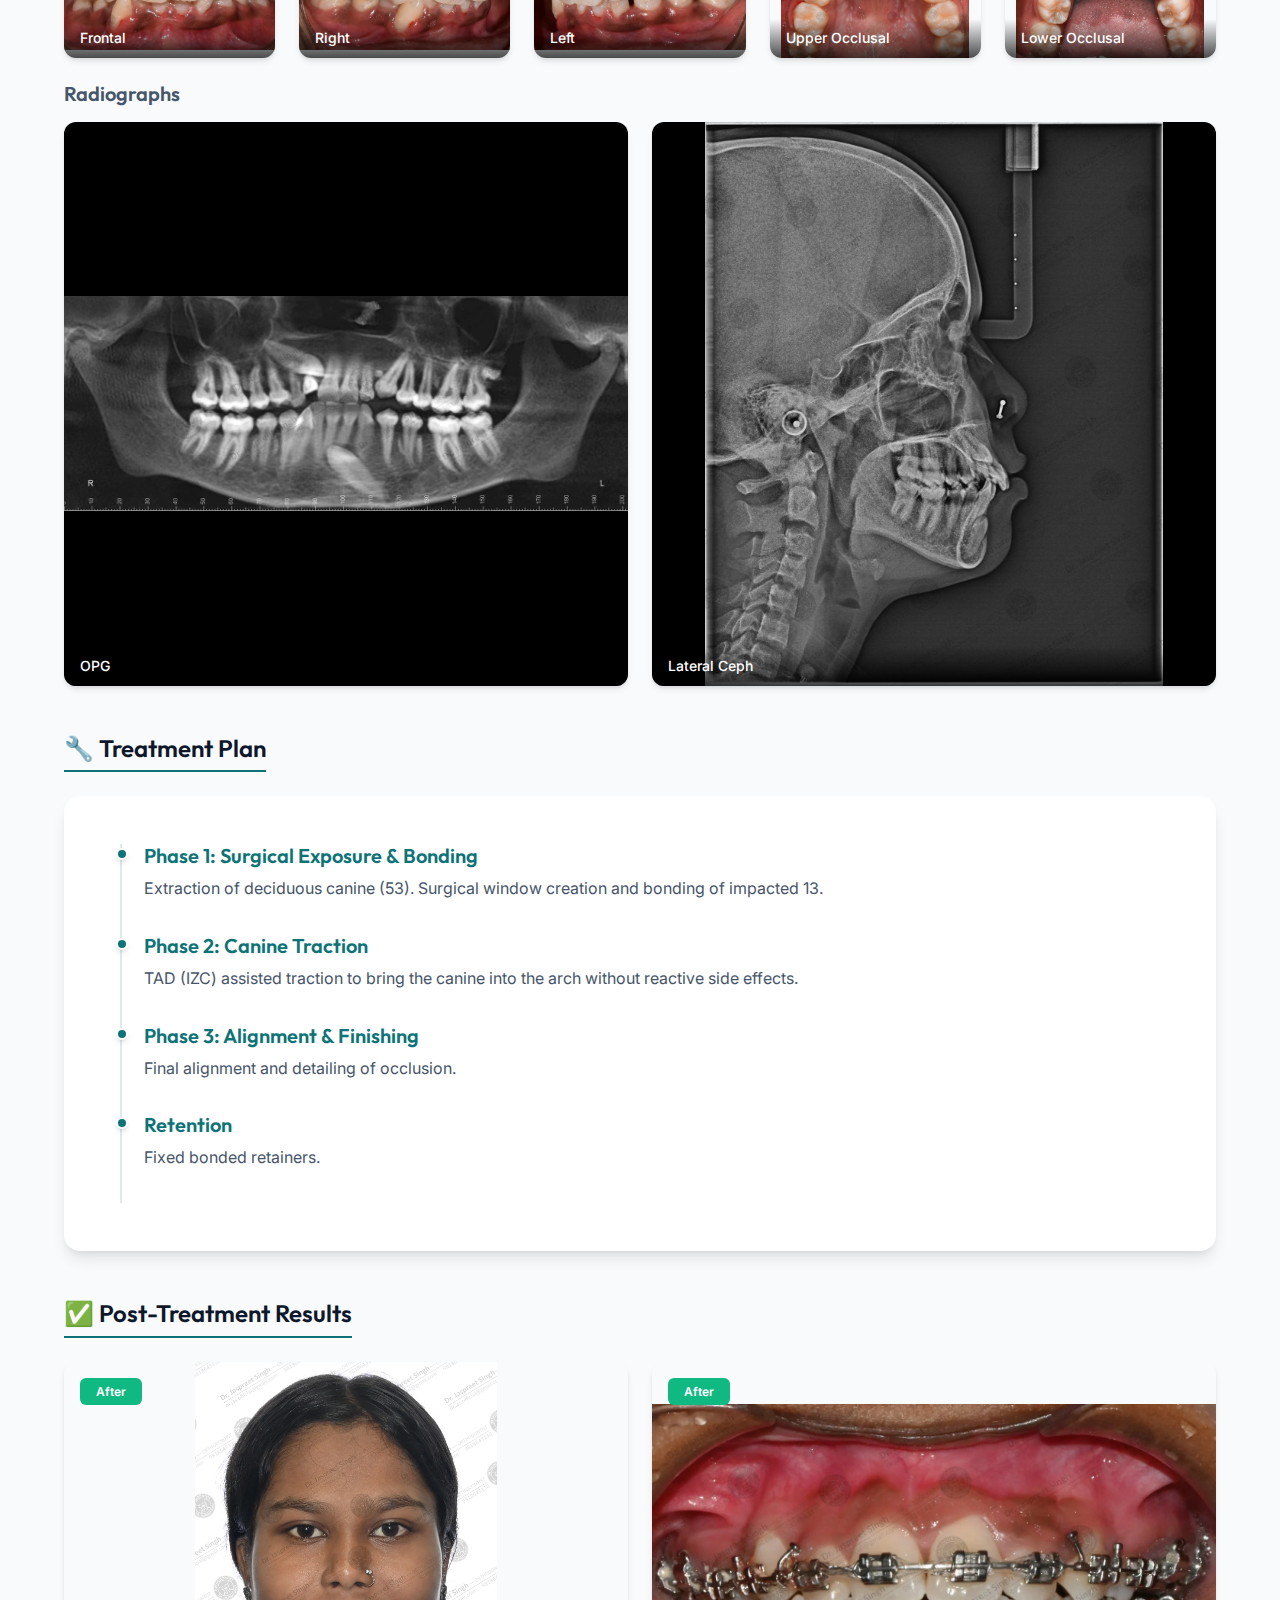
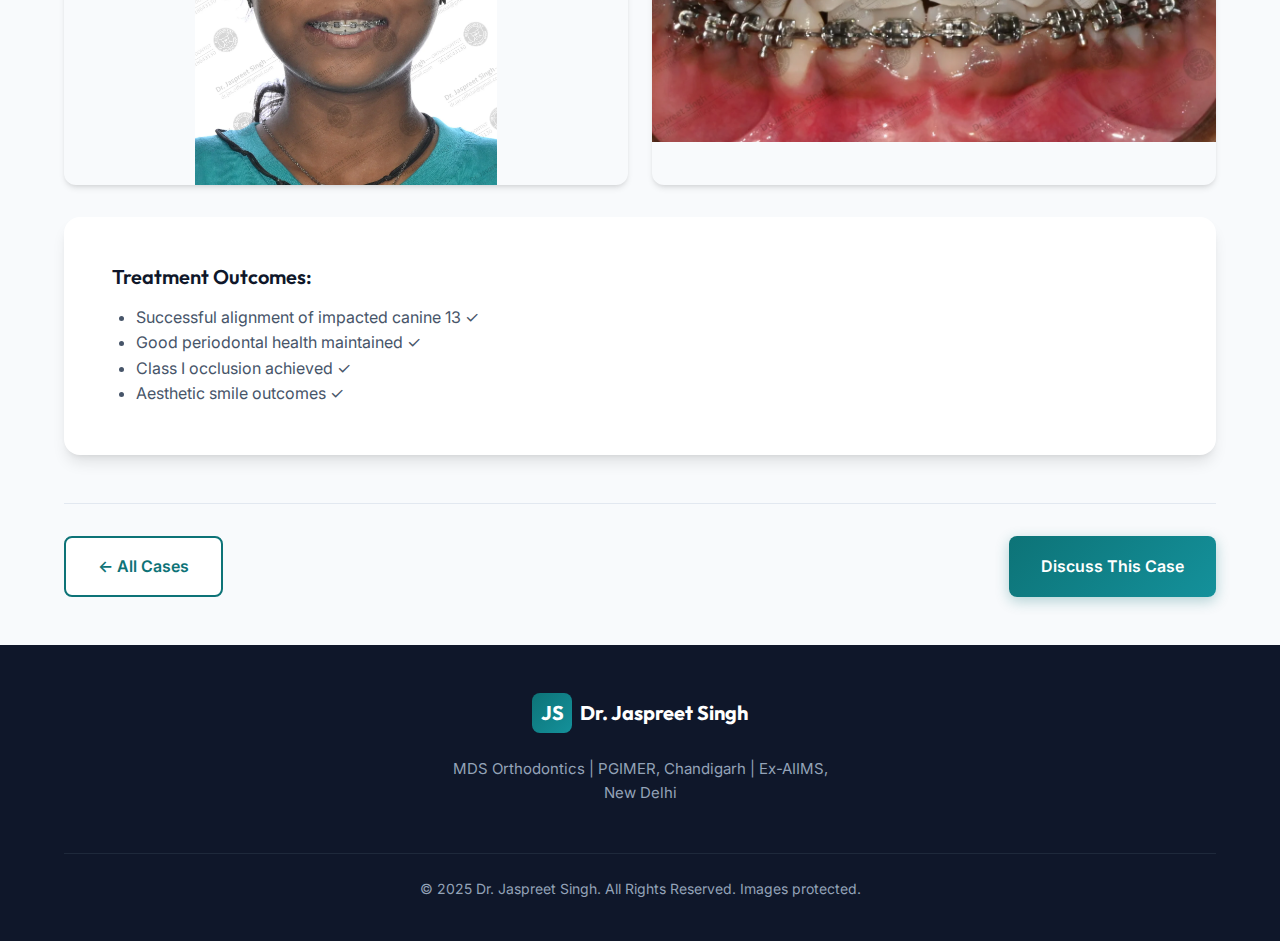
<file: case-005.html>
<!DOCTYPE html>
<html lang="en">

<head>
    <meta charset="UTF-8">
    <meta name="viewport" content="width=device-width, initial-scale=1.0">
    <meta name="description" content="Orthodontic Case Detail - Shalini - Dr. Jaspreet Singh">
    <title>Case Detail | Shalini | Dr. Jaspreet Singh</title>
    <link rel="preconnect" href="https://fonts.googleapis.com">
    <link rel="preconnect" href="https://fonts.gstatic.com" crossorigin>
    <link
        href="https://fonts.googleapis.com/css2?family=Inter:wght@400;500;600;700&family=Outfit:wght@500;600;700&display=swap"
        rel="stylesheet">
    <link rel="stylesheet" href="css/styles.css?v=4">
</head>

<body>
    <header class="header">
        <div class="container header-inner">
            <a href="index.html" class="logo">
                <div class="logo-icon">JS</div><span>Dr. Jaspreet Singh</span>
            </a>
            <nav class="nav">
                <ul class="nav-list">
                    <li><a href="index.html" class="nav-link">Home</a></li>
                    <li><a href="cases.html" class="nav-link active">Cases</a></li>
                    <li><a href="services.html" class="nav-link">Services</a></li><li><a href="contact.html" class="nav-link">Contact</a></li>
                </ul>
            </nav>
            <button class="nav-toggle" aria-label="Toggle navigation"><span></span><span></span><span></span></button>
        </div>
    </header>

    <nav class="mobile-nav">
        <ul class="mobile-nav-list">
            <li><a href="index.html" class="mobile-nav-link">Home</a></li>
            <li><a href="cases.html" class="mobile-nav-link">Cases</a></li>
            <li><a href="index.html#about" class="mobile-nav-link">About</a></li>
            <li><a href="contact.html" class="mobile-nav-link">Contact</a></li>
        </ul>
    </nav>

    <section class="case-hero">
        <div class="container">
            <a href="cases.html"
                style="display:inline-flex;align-items:center;gap:0.5rem;color:var(--primary);margin-bottom:1rem;">←
                Back to Cases</a>
            <div class="case-header">
                <div class="case-tags">
                    <span class="tag">Impacted Canine</span>
                    <span class="tag">TADs</span>
                    <span class="tag">De-impaction</span>
                </div>
                <h1>TAD Assisted Buccal Canine De-impaction</h1>

                <div class="case-info-grid">
                    <div class="info-item">
                        <div class="label">Patient</div>
                        <div class="value">Shalini</div>
                    </div>
                    <div class="info-item">
                        <div class="label">Gender</div>
                        <div class="value">Female</div>
                    </div>
                    <div class="info-item">
                        <div class="label">Duration</div>
                        <div class="value">30 Months</div>
                    </div>
                    <div class="info-item">
                        <div class="label">Appliance</div>
                        <div class="value">Fixed ME + IZC-TAD</div>
                    </div>
                </div>
            </div>
        </div>
    </section>

    <section class="case-gallery">
        <div class="container">
            <!-- Diagnosis Section -->
            <div class="gallery-section">
                <h3>📋 Diagnosis</h3>
                <div class="treatment-section" style="margin-bottom:2rem;">
                    <p><strong>Diagnosis:</strong> Class I Malocclusion with Impacted Buccal Canine (13).</p>
                    <p><strong>Treatment Approach:</strong> Exposure and bonding of impacted canine, followed by
                        traction using IZC-TAD anchorage.</p>
                </div>
            </div>

            <!-- Pre-Treatment Photos -->
            <div class="gallery-section">
                <h3>📸 Pre-Treatment Records</h3>

                <h4 style="margin:1rem 0;color:var(--gray-600);">Extraoral Photographs</h4>
                <div class="gallery-grid">
                    <div class="gallery-item">
                        <img src="assets/images/cases/case-005/01-extraoral-frontal-pre.webp" alt="Pre-treatment Frontal"
                            class="protected-image" style="aspect-ratio:4/5;object-fit:cover;">
                        <span class="gallery-item-label">Frontal</span>
                    </div>
                    <div class="gallery-item">
                        <img src="assets/images/cases/case-005/02-extraoral-profile-pre.webp" alt="Pre-treatment Profile"
                            class="protected-image" style="aspect-ratio:4/5;object-fit:cover;">
                        <span class="gallery-item-label">Profile</span>
                    </div>
                    <div class="gallery-item">
                        <img src="assets/images/cases/case-005/03-extraoral-smile-pre.webp" alt="Pre-treatment Smile"
                            class="protected-image" style="aspect-ratio:4/5;object-fit:cover;">
                        <span class="gallery-item-label">Smile</span>
                    </div>
                </div>

                <h4 style="margin:1.5rem 0 1rem;color:var(--gray-600);">Intraoral Photographs</h4>
                <div class="gallery-grid" style="grid-template-columns: repeat(auto-fit, minmax(200px, 1fr));">
                    <div class="gallery-item">
                        <img src="assets/images/cases/case-005/07-intraoral-frontal-pre.webp" alt="Intraoral Frontal"
                            class="protected-image" style="aspect-ratio:3/2;object-fit:contain;">
                        <span class="gallery-item-label">Frontal</span>
                    </div>
                    <div class="gallery-item">
                        <img src="assets/images/cases/case-005/06-intraoral-right-pre.webp" alt="Intraoral Right"
                            class="protected-image" style="aspect-ratio:3/2;object-fit:contain;">
                        <span class="gallery-item-label">Right</span>
                    </div>
                    <div class="gallery-item">
                        <img src="assets/images/cases/case-005/08-intraoral-left-pre.webp" alt="Intraoral Left"
                            class="protected-image" style="aspect-ratio:3/2;object-fit:contain;">
                        <span class="gallery-item-label">Left</span>
                    </div>
                    <div class="gallery-item">
                        <img src="assets/images/cases/case-005/04-intraoral-upper-pre.webp" alt="Intraoral Upper"
                            class="protected-image" style="aspect-ratio:3/2;object-fit:contain;">
                        <span class="gallery-item-label">Upper Occlusal</span>
                    </div>
                    <div class="gallery-item">
                        <img src="assets/images/cases/case-005/05-intraoral-lower-pre.webp" alt="Intraoral Lower"
                            class="protected-image" style="aspect-ratio:3/2;object-fit:contain;">
                        <span class="gallery-item-label">Lower Occlusal</span>
                    </div>
                </div>

                <h4 style="margin:1.5rem 0 1rem;color:var(--gray-600);">Radiographs</h4>
                <div class="gallery-grid">
                    <div class="gallery-item">
                        <img src="assets/images/cases/case-005/09-xray-opg-pre.webp" alt="Pre-treatment OPG"
                            class="protected-image" style="aspect-ratio:2/1;object-fit:contain;background:#000;">
                        <span class="gallery-item-label">OPG</span>
                    </div>
                    <div class="gallery-item">
                        <img src="assets/images/cases/case-005/10-xray-ceph-pre.webp" alt="Pre-treatment Lateral Ceph"
                            class="protected-image" style="aspect-ratio:1/1;object-fit:contain;background:#000;">
                        <span class="gallery-item-label">Lateral Ceph</span>
                    </div>
                </div>
            </div>

            <!-- Treatment Plan Section -->
            <div class="gallery-section">
                <h3>🔧 Treatment Plan</h3>
                <div class="treatment-section">
                    <div class="treatment-timeline">
                        <div class="timeline-item">
                            <h4>Phase 1: Surgical Exposure & Bonding</h4>
                            <p>Extraction of deciduous canine (53). Surgical window creation and bonding of impacted 13.
                            </p>
                        </div>
                        <div class="timeline-item">
                            <h4>Phase 2: Canine Traction</h4>
                            <p>TAD (IZC) assisted traction to bring the canine into the arch without reactive side
                                effects.</p>
                        </div>
                        <div class="timeline-item">
                            <h4>Phase 3: Alignment & Finishing</h4>
                            <p>Final alignment and detailing of occlusion.</p>
                        </div>
                        <div class="timeline-item">
                            <h4>Retention</h4>
                            <p>Fixed bonded retainers.</p>
                        </div>
                    </div>
                </div>
            </div>

            <!-- Post Treatment -->
            <div class="gallery-section">
                <h3>✅ Post-Treatment Results</h3>
                <div class="gallery-grid">
                    <div class="gallery-item">
                        <img src="assets/images/cases/case-005/11-post-profile.webp" alt="Post-treatment Profile"
                            class="protected-image" style="width:100%;height:auto;object-fit:contain;">
                        <div class="image-overlay"></div>
                        <span class="comparison-label after">After</span>
                    </div>
                    <div class="gallery-item"
                        style="display:flex;align-items:center;justify-content:center;background:var(--gray-50);">
                        <img src="assets/images/cases/case-005/12-post-smile.webp" alt="Post-treatment Smile"
                            class="protected-image" style="width:100%;height:auto;object-fit:contain;">
                        <div class="image-overlay"></div>
                        <span class="comparison-label after">After</span>
                    </div>
                </div>

                <div class="treatment-section" style="margin-top:2rem;">
                    <h4 style="margin-bottom:1rem;">Treatment Outcomes:</h4>
                    <ul style="margin-left:1.5rem;color:var(--gray-600);">
                        <li>Successful alignment of impacted canine 13 ✓</li>
                        <li>Good periodontal health maintained ✓</li>
                        <li>Class I occlusion achieved ✓</li>
                        <li>Aesthetic smile outcomes ✓</li>
                    </ul>
                </div>
            </div>

            <!-- Navigation -->
            <div
                style="display:flex;justify-content:space-between;padding-top:2rem;border-top:1px solid var(--gray-200);">
                <a href="cases.html" class="btn btn-secondary">← All Cases</a>
                <a href="contact.html" class="btn btn-primary">Discuss This Case</a>
            </div>
        </div>
    </section>

    <footer class="footer">
        <div class="container">
            <div class="footer-content">
                <div class="footer-logo logo">
                    <div class="logo-icon">JS</div><span>Dr. Jaspreet Singh</span>
                </div>
                <p class="footer-text">MDS Orthodontics | PGIMER, Chandigarh | Ex-AIIMS, New Delhi</p>
            </div>
            <div class="footer-bottom">
                <p>&copy; 2025 Dr. Jaspreet Singh. All Rights Reserved. Images protected.</p>
            </div>
        </div>
    </footer>

    <script src="js/protection.js"></script>
    <script src="js/main.js"></script>
</body>

</html>
</file>
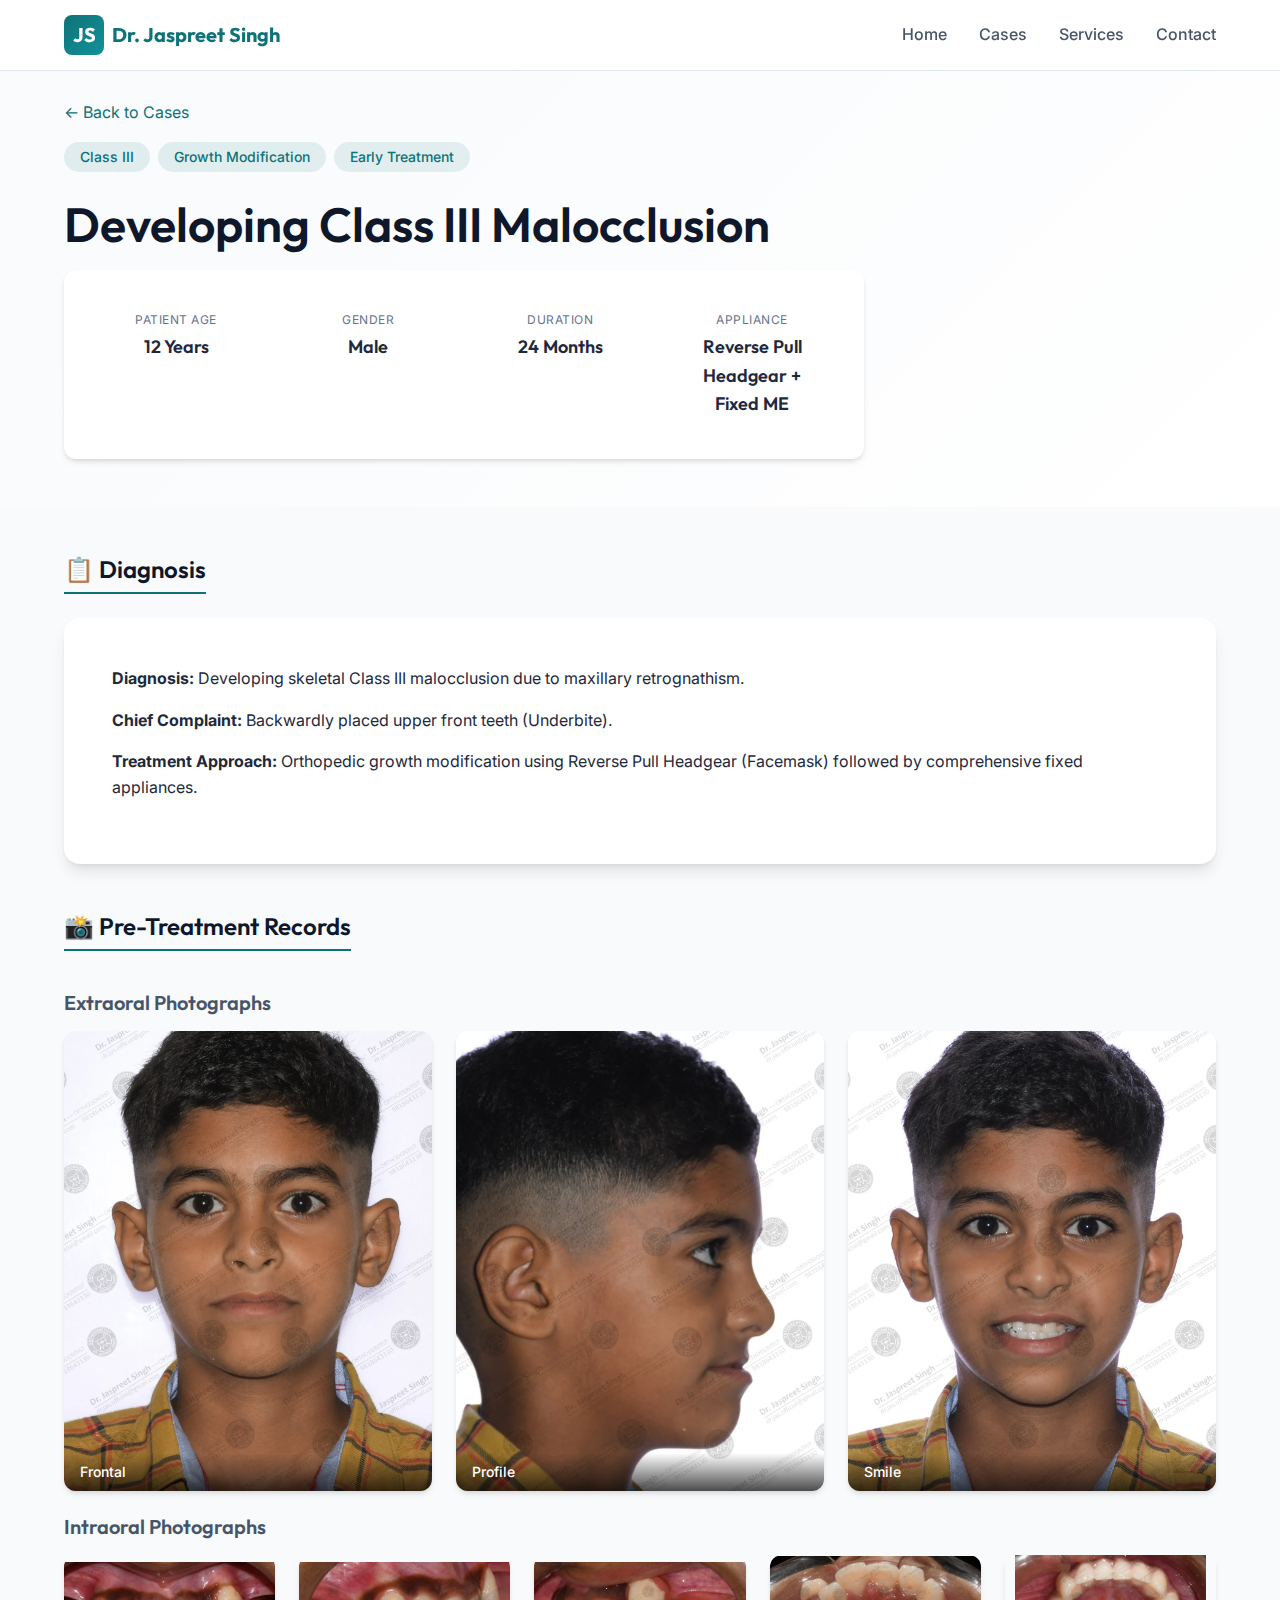
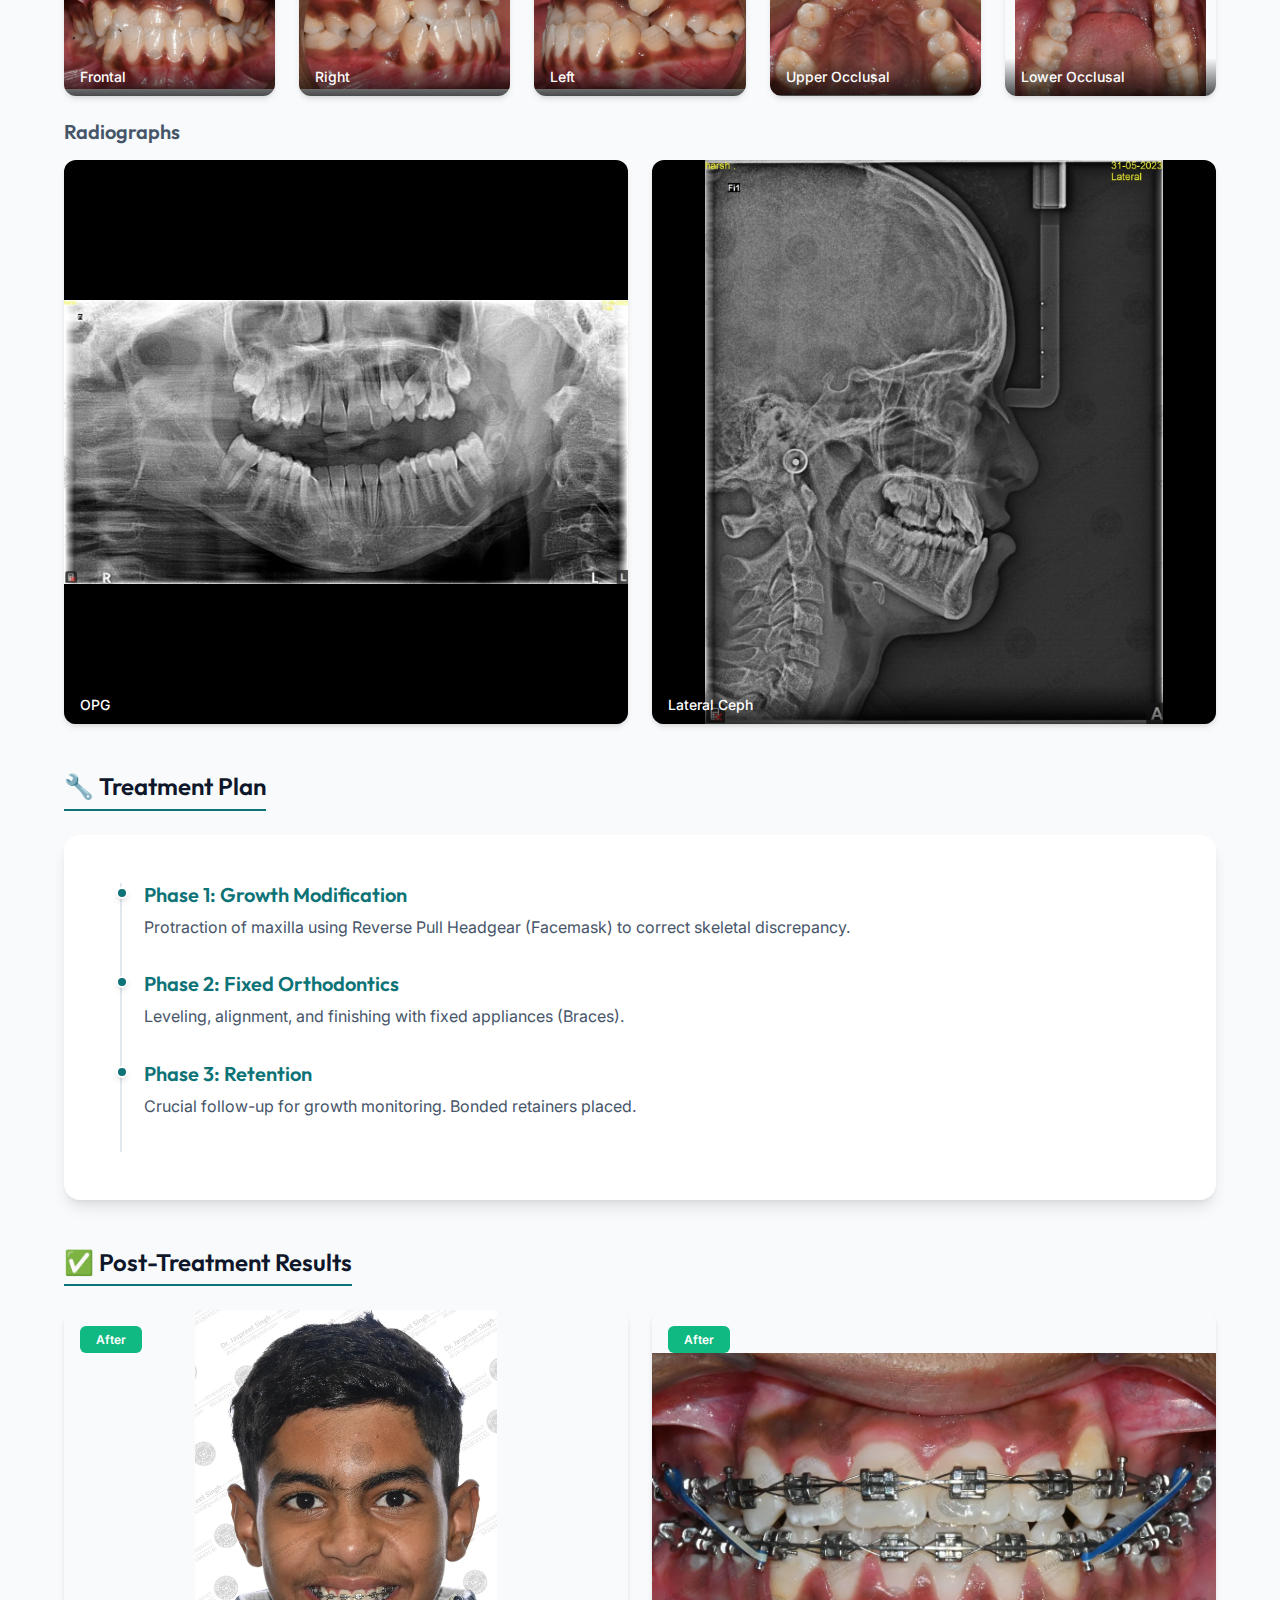
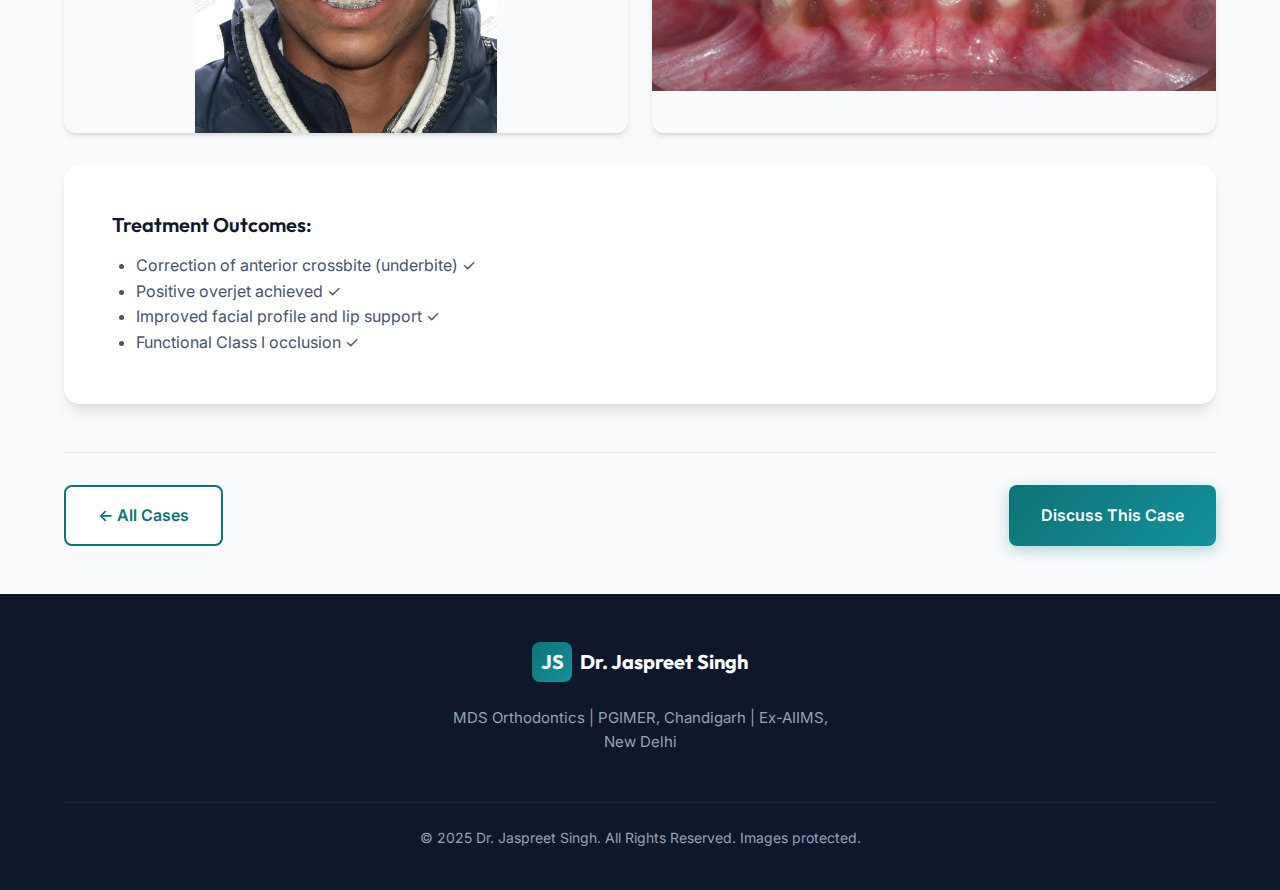
<file: case-006.html>
<!DOCTYPE html>
<html lang="en">

<head>
    <meta charset="UTF-8">
    <meta name="viewport" content="width=device-width, initial-scale=1.0">
    <meta name="description" content="Orthodontic Case Detail - Harsh - Dr. Jaspreet Singh">
    <title>Case Detail | Harsh | Dr. Jaspreet Singh</title>
    <link rel="preconnect" href="https://fonts.googleapis.com">
    <link rel="preconnect" href="https://fonts.gstatic.com" crossorigin>
    <link
        href="https://fonts.googleapis.com/css2?family=Inter:wght@400;500;600;700&family=Outfit:wght@500;600;700&display=swap"
        rel="stylesheet">
    <link rel="stylesheet" href="css/styles.css?v=4">
</head>

<body>
    <header class="header">
        <div class="container header-inner">
            <a href="index.html" class="logo">
                <div class="logo-icon">JS</div><span>Dr. Jaspreet Singh</span>
            </a>
            <nav class="nav">
                <ul class="nav-list">
                    <li><a href="index.html" class="nav-link">Home</a></li>
                    <li><a href="cases.html" class="nav-link active">Cases</a></li>
                    <li><a href="services.html" class="nav-link">Services</a></li><li><a href="contact.html" class="nav-link">Contact</a></li>
                </ul>
            </nav>
            <button class="nav-toggle" aria-label="Toggle navigation"><span></span><span></span><span></span></button>
        </div>
    </header>

    <nav class="mobile-nav">
        <ul class="mobile-nav-list">
            <li><a href="index.html" class="mobile-nav-link">Home</a></li>
            <li><a href="cases.html" class="mobile-nav-link">Cases</a></li>
            <li><a href="index.html#about" class="mobile-nav-link">About</a></li>
            <li><a href="contact.html" class="mobile-nav-link">Contact</a></li>
        </ul>
    </nav>

    <section class="case-hero">
        <div class="container">
            <a href="cases.html"
                style="display:inline-flex;align-items:center;gap:0.5rem;color:var(--primary);margin-bottom:1rem;">←
                Back to Cases</a>
            <div class="case-header">
                <div class="case-tags">
                    <span class="tag">Class III</span>
                    <span class="tag">Growth Modification</span>
                    <span class="tag">Early Treatment</span>
                </div>
                <h1>Developing Class III Malocclusion</h1>

                <div class="case-info-grid">
                    <div class="info-item">
                        <div class="label">Patient Age</div>
                        <div class="value">12 Years</div>
                    </div>
                    <div class="info-item">
                        <div class="label">Gender</div>
                        <div class="value">Male</div>
                    </div>
                    <div class="info-item">
                        <div class="label">Duration</div>
                        <div class="value">24 Months</div>
                    </div>
                    <div class="info-item">
                        <div class="label">Appliance</div>
                        <div class="value">Reverse Pull Headgear + Fixed ME</div>
                    </div>
                </div>
            </div>
        </div>
    </section>

    <section class="case-gallery">
        <div class="container">
            <!-- Diagnosis Section -->
            <div class="gallery-section">
                <h3>📋 Diagnosis</h3>
                <div class="treatment-section" style="margin-bottom:2rem;">
                    <p><strong>Diagnosis:</strong> Developing skeletal Class III malocclusion due to maxillary
                        retrognathism.</p>
                    <p><strong>Chief Complaint:</strong> Backwardly placed upper front teeth (Underbite).</p>
                    <p><strong>Treatment Approach:</strong> Orthopedic growth modification using Reverse Pull Headgear
                        (Facemask) followed by comprehensive fixed appliances.</p>
                </div>
            </div>

            <!-- Pre-Treatment Photos -->
            <div class="gallery-section">
                <h3>📸 Pre-Treatment Records</h3>

                <h4 style="margin:1rem 0;color:var(--gray-600);">Extraoral Photographs</h4>
                <div class="gallery-grid">
                    <div class="gallery-item">
                        <img src="assets/images/cases/case-006/01-extraoral-frontal-pre.webp" alt="Pre-treatment Frontal"
                            class="protected-image" style="aspect-ratio:4/5;object-fit:cover;">
                        <span class="gallery-item-label">Frontal</span>
                    </div>
                    <div class="gallery-item">
                        <img src="assets/images/cases/case-006/02-extraoral-profile-pre.webp" alt="Pre-treatment Profile"
                            class="protected-image" style="aspect-ratio:4/5;object-fit:cover;">
                        <span class="gallery-item-label">Profile</span>
                    </div>
                    <div class="gallery-item">
                        <img src="assets/images/cases/case-006/03-extraoral-smile-pre.webp" alt="Pre-treatment Smile"
                            class="protected-image" style="aspect-ratio:4/5;object-fit:cover;">
                        <span class="gallery-item-label">Smile</span>
                    </div>
                </div>

                <h4 style="margin:1.5rem 0 1rem;color:var(--gray-600);">Intraoral Photographs</h4>
                <div class="gallery-grid" style="grid-template-columns: repeat(auto-fit, minmax(200px, 1fr));">
                    <div class="gallery-item">
                        <img src="assets/images/cases/case-006/07-intraoral-frontal-pre.webp" alt="Intraoral Frontal"
                            class="protected-image" style="aspect-ratio:3/2;object-fit:contain;">
                        <span class="gallery-item-label">Frontal</span>
                    </div>
                    <div class="gallery-item">
                        <img src="assets/images/cases/case-006/06-intraoral-right-pre.webp" alt="Intraoral Right"
                            class="protected-image" style="aspect-ratio:3/2;object-fit:contain;">
                        <span class="gallery-item-label">Right</span>
                    </div>
                    <div class="gallery-item">
                        <img src="assets/images/cases/case-006/08-intraoral-left-pre.webp" alt="Intraoral Left"
                            class="protected-image" style="aspect-ratio:3/2;object-fit:contain;">
                        <span class="gallery-item-label">Left</span>
                    </div>
                    <div class="gallery-item">
                        <img src="assets/images/cases/case-006/04-intraoral-upper-pre.webp" alt="Intraoral Upper"
                            class="protected-image" style="aspect-ratio:3/2;object-fit:contain;">
                        <span class="gallery-item-label">Upper Occlusal</span>
                    </div>
                    <div class="gallery-item">
                        <img src="assets/images/cases/case-006/05-intraoral-lower-pre.webp" alt="Intraoral Lower"
                            class="protected-image" style="aspect-ratio:3/2;object-fit:contain;">
                        <span class="gallery-item-label">Lower Occlusal</span>
                    </div>
                </div>

                <h4 style="margin:1.5rem 0 1rem;color:var(--gray-600);">Radiographs</h4>
                <div class="gallery-grid">
                    <div class="gallery-item">
                        <img src="assets/images/cases/case-006/09-xray-opg-pre.webp" alt="Pre-treatment OPG"
                            class="protected-image" style="aspect-ratio:2/1;object-fit:contain;background:#000;">
                        <span class="gallery-item-label">OPG</span>
                    </div>
                    <div class="gallery-item">
                        <img src="assets/images/cases/case-006/10-xray-ceph-pre.webp" alt="Pre-treatment Lateral Ceph"
                            class="protected-image" style="aspect-ratio:1/1;object-fit:contain;background:#000;">
                        <span class="gallery-item-label">Lateral Ceph</span>
                    </div>
                </div>
            </div>

            <!-- Treatment Plan Section -->
            <div class="gallery-section">
                <h3>🔧 Treatment Plan</h3>
                <div class="treatment-section">
                    <div class="treatment-timeline">
                        <div class="timeline-item">
                            <h4>Phase 1: Growth Modification</h4>
                            <p>Protraction of maxilla using Reverse Pull Headgear (Facemask) to correct skeletal
                                discrepancy.</p>
                        </div>
                        <div class="timeline-item">
                            <h4>Phase 2: Fixed Orthodontics</h4>
                            <p>Leveling, alignment, and finishing with fixed appliances (Braces).</p>
                        </div>
                        <div class="timeline-item">
                            <h4>Phase 3: Retention</h4>
                            <p>Crucial follow-up for growth monitoring. Bonded retainers placed.</p>
                        </div>
                    </div>
                </div>
            </div>

            <!-- Post Treatment -->
            <div class="gallery-section">
                <h3>✅ Post-Treatment Results</h3>
                <div class="gallery-grid">
                    <div class="gallery-item">
                        <img src="assets/images/cases/case-006/11-post-profile.webp" alt="Post-treatment Profile"
                            class="protected-image" style="width:100%;height:auto;object-fit:contain;">
                        <div class="image-overlay"></div>
                        <span class="comparison-label after">After</span>
                    </div>
                    <div class="gallery-item"
                        style="display:flex;align-items:center;justify-content:center;background:var(--gray-50);">
                        <img src="assets/images/cases/case-006/12-post-smile.webp" alt="Post-treatment Smile"
                            class="protected-image" style="width:100%;height:auto;object-fit:contain;">
                        <div class="image-overlay"></div>
                        <span class="comparison-label after">After</span>
                    </div>
                </div>

                <div class="treatment-section" style="margin-top:2rem;">
                    <h4 style="margin-bottom:1rem;">Treatment Outcomes:</h4>
                    <ul style="margin-left:1.5rem;color:var(--gray-600);">
                        <li>Correction of anterior crossbite (underbite) ✓</li>
                        <li>Positive overjet achieved ✓</li>
                        <li>Improved facial profile and lip support ✓</li>
                        <li>Functional Class I occlusion ✓</li>
                    </ul>
                </div>
            </div>

            <!-- Navigation -->
            <div
                style="display:flex;justify-content:space-between;padding-top:2rem;border-top:1px solid var(--gray-200);">
                <a href="cases.html" class="btn btn-secondary">← All Cases</a>
                <a href="contact.html" class="btn btn-primary">Discuss This Case</a>
            </div>
        </div>
    </section>

    <footer class="footer">
        <div class="container">
            <div class="footer-content">
                <div class="footer-logo logo">
                    <div class="logo-icon">JS</div><span>Dr. Jaspreet Singh</span>
                </div>
                <p class="footer-text">MDS Orthodontics | PGIMER, Chandigarh | Ex-AIIMS, New Delhi</p>
            </div>
            <div class="footer-bottom">
                <p>&copy; 2025 Dr. Jaspreet Singh. All Rights Reserved. Images protected.</p>
            </div>
        </div>
    </footer>

    <script src="js/protection.js"></script>
    <script src="js/main.js"></script>
</body>

</html>
</file>
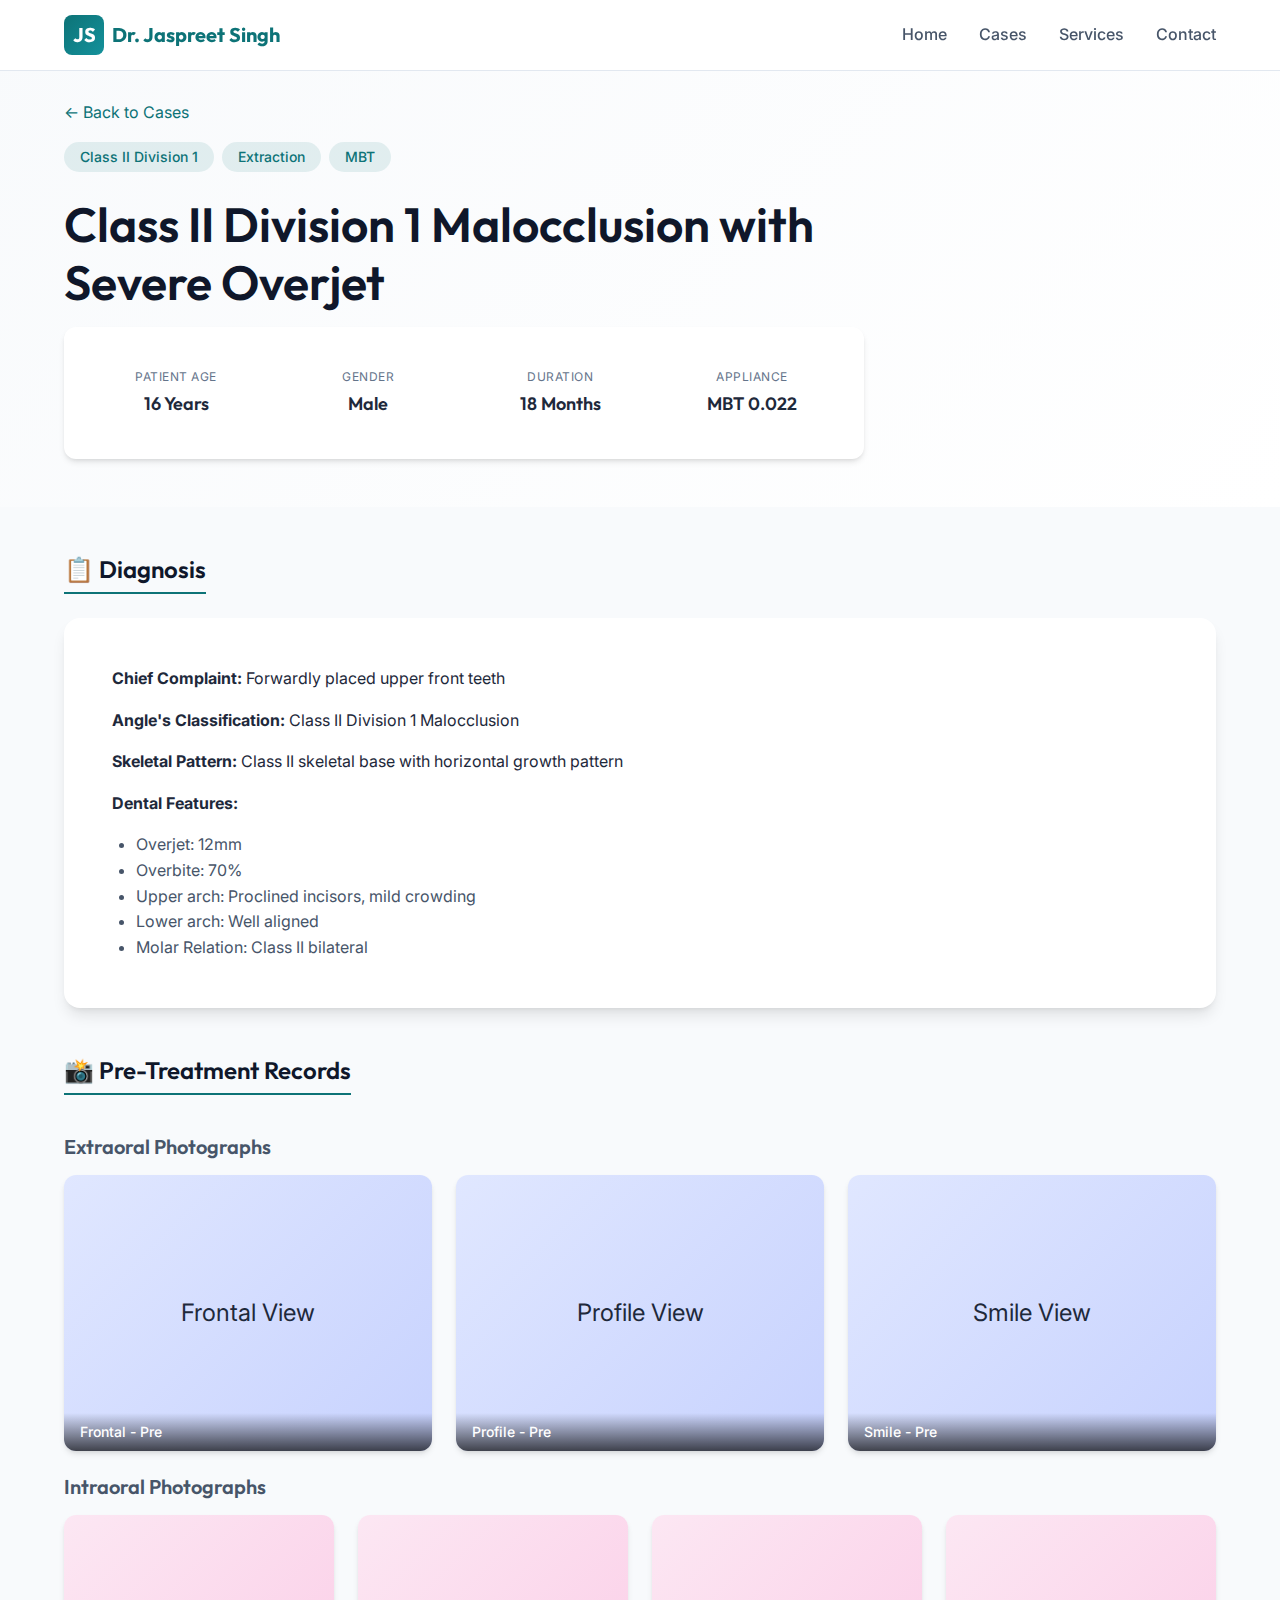
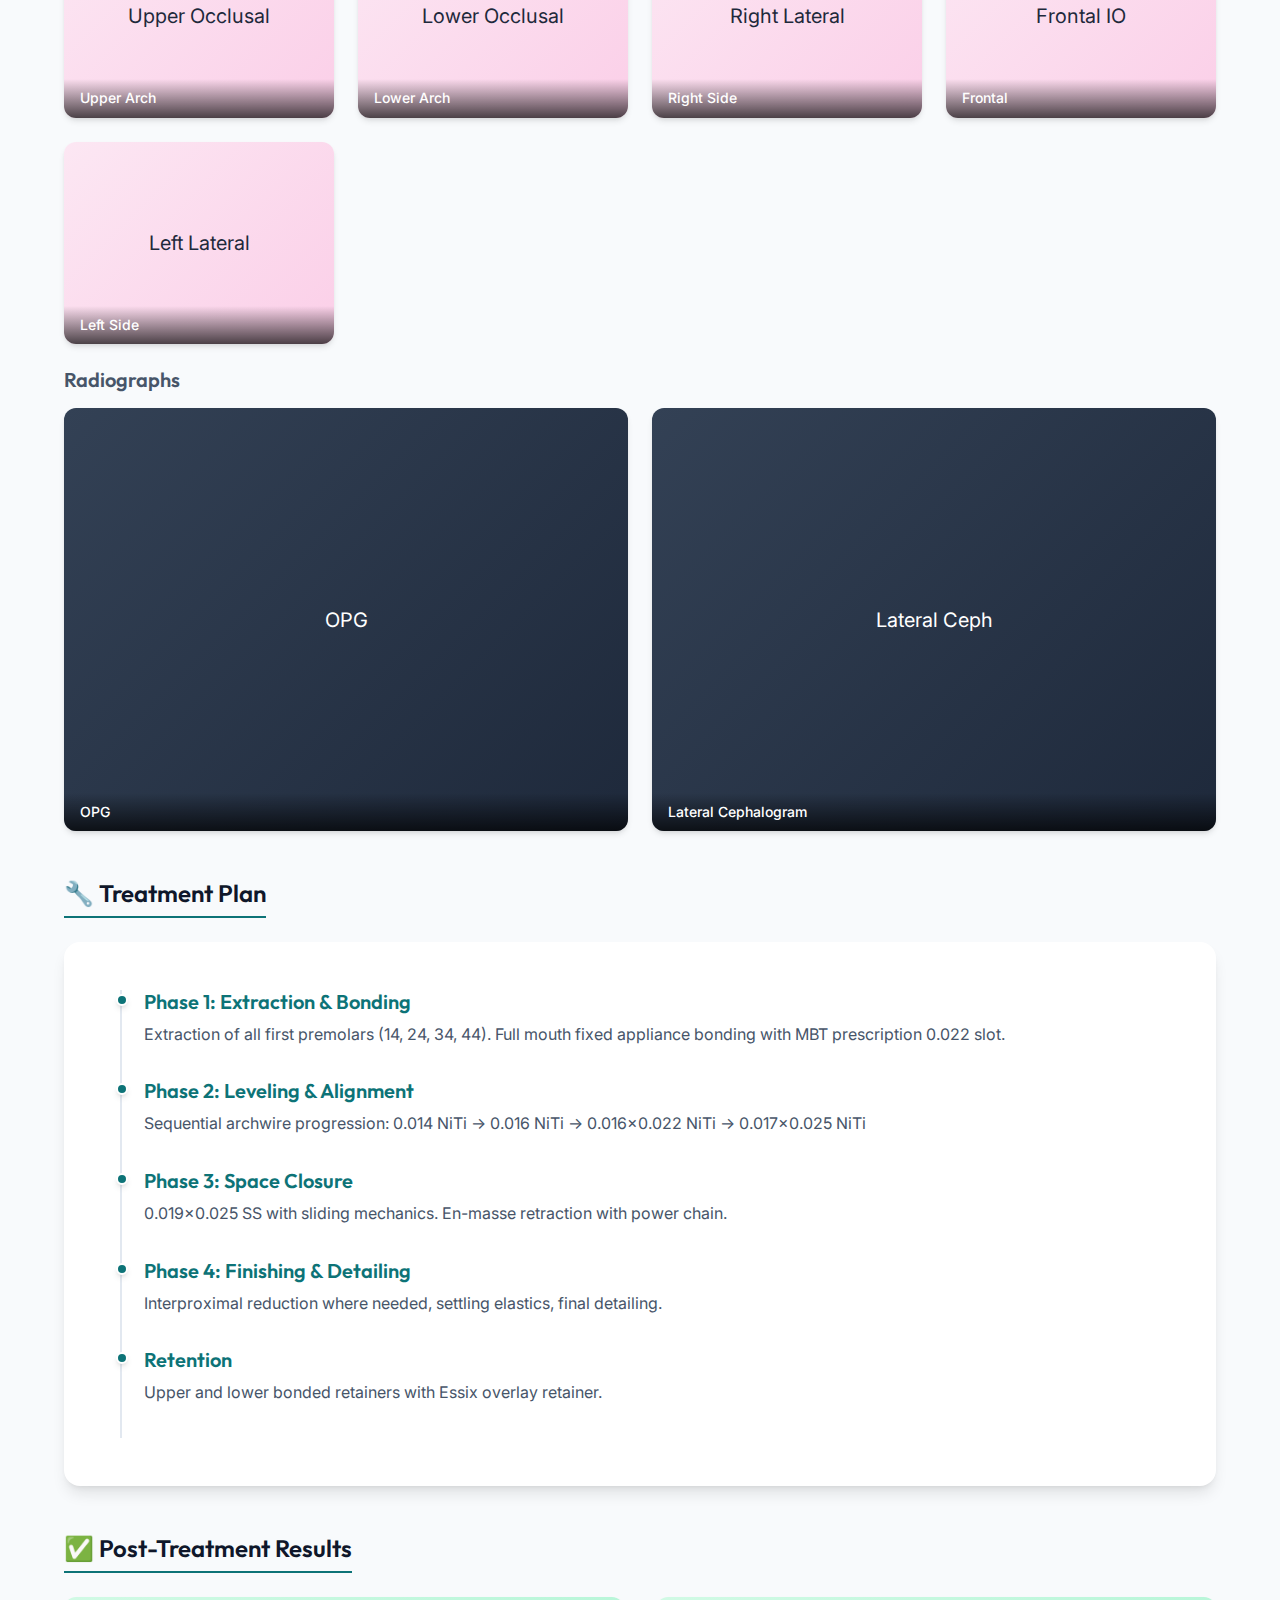
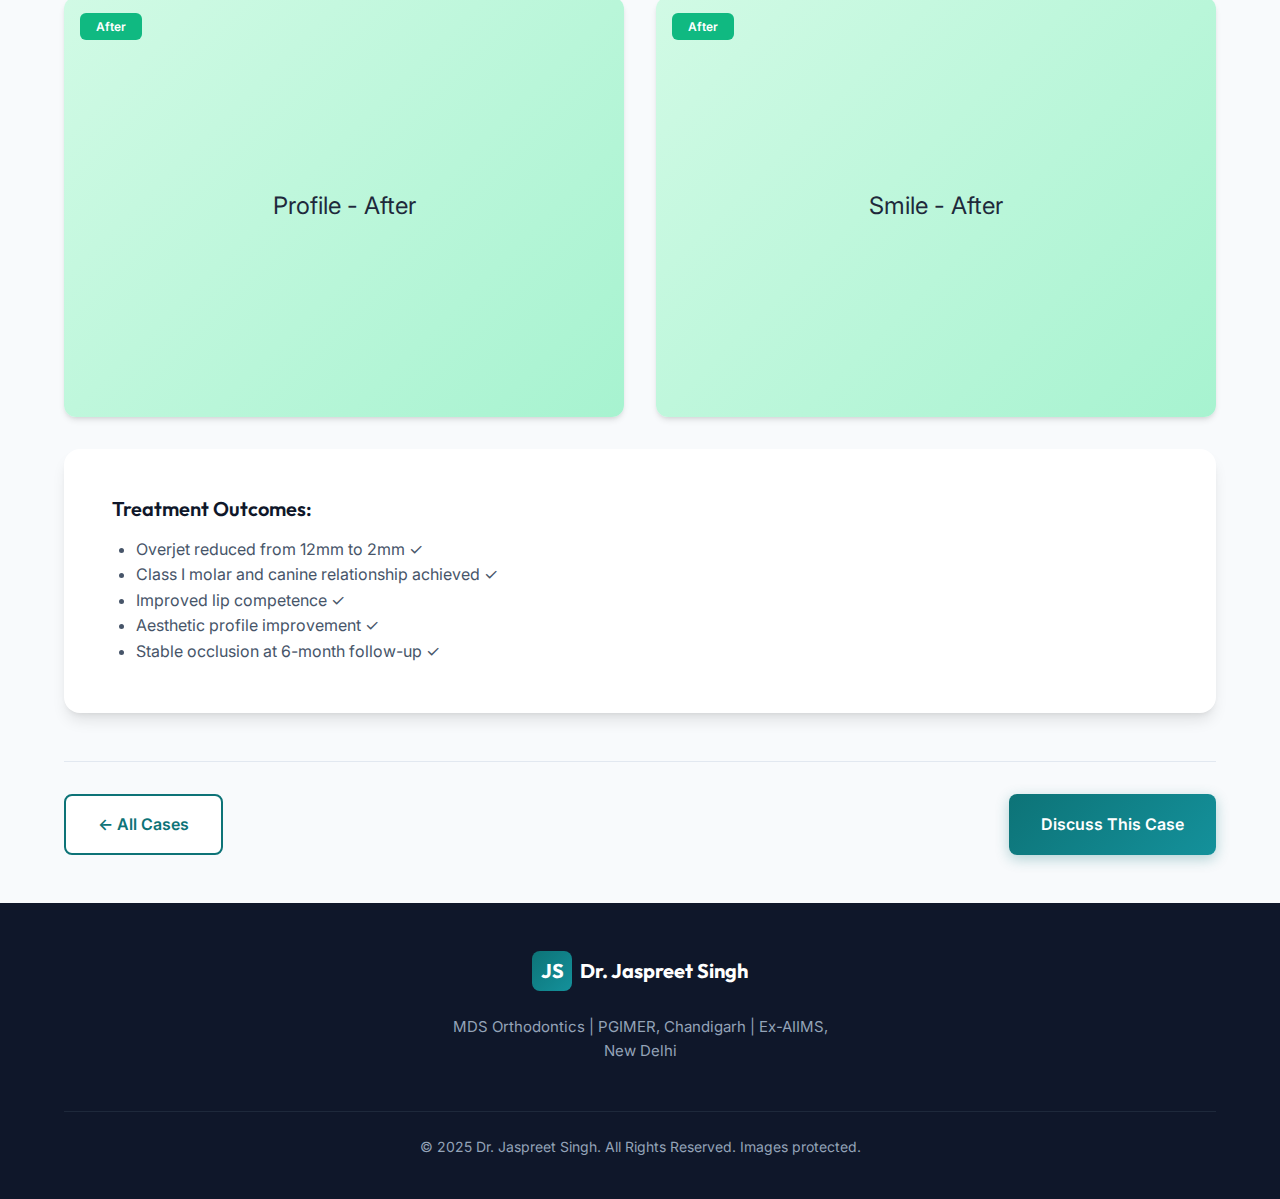
<file: case-template.html>
<!DOCTYPE html>
<html lang="en">

<head>
    <meta charset="UTF-8">
    <meta name="viewport" content="width=device-width, initial-scale=1.0">
    <meta name="description" content="Orthodontic Case Detail - Dr. Jaspreet Singh">
    <title>Case Detail | Dr. Jaspreet Singh</title>
    <link rel="preconnect" href="https://fonts.googleapis.com">
    <link rel="preconnect" href="https://fonts.gstatic.com" crossorigin>
    <link
        href="https://fonts.googleapis.com/css2?family=Inter:wght@400;500;600;700&family=Outfit:wght@500;600;700&display=swap"
        rel="stylesheet">
    <link rel="stylesheet" href="css/styles.css">
</head>

<body>
    <header class="header">
        <div class="container header-inner">
            <a href="index.html" class="logo">
                <div class="logo-icon">JS</div><span>Dr. Jaspreet Singh</span>
            </a>
            <nav class="nav">
                <ul class="nav-list">
                    <li><a href="index.html" class="nav-link">Home</a></li>
                    <li><a href="cases.html" class="nav-link active">Cases</a></li>
                    <li><a href="services.html" class="nav-link">Services</a></li><li><a href="contact.html" class="nav-link">Contact</a></li>
                </ul>
            </nav>
            <button class="nav-toggle" aria-label="Toggle navigation"><span></span><span></span><span></span></button>
        </div>
    </header>

    <nav class="mobile-nav">
        <ul class="mobile-nav-list">
            <li><a href="index.html" class="mobile-nav-link">Home</a></li>
            <li><a href="cases.html" class="mobile-nav-link">Cases</a></li>
            <li><a href="index.html#about" class="mobile-nav-link">About</a></li>
            <li><a href="contact.html" class="mobile-nav-link">Contact</a></li>
        </ul>
    </nav>

    <section class="case-hero">
        <div class="container">
            <a href="cases.html"
                style="display:inline-flex;align-items:center;gap:0.5rem;color:var(--primary);margin-bottom:1rem;">←
                Back to Cases</a>
            <div class="case-header">
                <div class="case-tags">
                    <span class="tag">Class II Division 1</span>
                    <span class="tag">Extraction</span>
                    <span class="tag">MBT</span>
                </div>
                <h1>Class II Division 1 Malocclusion with Severe Overjet</h1>

                <div class="case-info-grid">
                    <div class="info-item">
                        <div class="label">Patient Age</div>
                        <div class="value">16 Years</div>
                    </div>
                    <div class="info-item">
                        <div class="label">Gender</div>
                        <div class="value">Male</div>
                    </div>
                    <div class="info-item">
                        <div class="label">Duration</div>
                        <div class="value">18 Months</div>
                    </div>
                    <div class="info-item">
                        <div class="label">Appliance</div>
                        <div class="value">MBT 0.022</div>
                    </div>
                </div>
            </div>
        </div>
    </section>

    <section class="case-gallery">
        <div class="container">
            <!-- Diagnosis Section -->
            <div class="gallery-section">
                <h3>📋 Diagnosis</h3>
                <div class="treatment-section" style="margin-bottom:2rem;">
                    <p><strong>Chief Complaint:</strong> Forwardly placed upper front teeth</p>
                    <p><strong>Angle's Classification:</strong> Class II Division 1 Malocclusion</p>
                    <p><strong>Skeletal Pattern:</strong> Class II skeletal base with horizontal growth pattern</p>
                    <p><strong>Dental Features:</strong></p>
                    <ul style="margin-left:1.5rem;color:var(--gray-600);">
                        <li>Overjet: 12mm</li>
                        <li>Overbite: 70%</li>
                        <li>Upper arch: Proclined incisors, mild crowding</li>
                        <li>Lower arch: Well aligned</li>
                        <li>Molar Relation: Class II bilateral</li>
                    </ul>
                </div>
            </div>

            <!-- Pre-Treatment Photos -->
            <div class="gallery-section">
                <h3>📸 Pre-Treatment Records</h3>
                <h4 style="margin:1rem 0;color:var(--gray-600);">Extraoral Photographs</h4>
                <div class="gallery-grid">
                    <div class="gallery-item">
                        <div class="protected-image"
                            style="background:linear-gradient(135deg,#e0e7ff,#c7d2fe);aspect-ratio:4/3;display:flex;align-items:center;justify-content:center;font-size:1.5rem;">
                            Frontal View</div>
                        <div class="image-overlay"></div>
                        <span class="gallery-item-label">Frontal - Pre</span>
                    </div>
                    <div class="gallery-item">
                        <div class="protected-image"
                            style="background:linear-gradient(135deg,#e0e7ff,#c7d2fe);aspect-ratio:4/3;display:flex;align-items:center;justify-content:center;font-size:1.5rem;">
                            Profile View</div>
                        <div class="image-overlay"></div>
                        <span class="gallery-item-label">Profile - Pre</span>
                    </div>
                    <div class="gallery-item">
                        <div class="protected-image"
                            style="background:linear-gradient(135deg,#e0e7ff,#c7d2fe);aspect-ratio:4/3;display:flex;align-items:center;justify-content:center;font-size:1.5rem;">
                            Smile View</div>
                        <div class="image-overlay"></div>
                        <span class="gallery-item-label">Smile - Pre</span>
                    </div>
                </div>

                <h4 style="margin:1.5rem 0 1rem;color:var(--gray-600);">Intraoral Photographs</h4>
                <div class="gallery-grid">
                    <div class="gallery-item">
                        <div class="protected-image"
                            style="background:linear-gradient(135deg,#fce7f3,#fbcfe8);aspect-ratio:4/3;display:flex;align-items:center;justify-content:center;font-size:1.25rem;">
                            Upper Occlusal</div>
                        <div class="image-overlay"></div>
                        <span class="gallery-item-label">Upper Arch</span>
                    </div>
                    <div class="gallery-item">
                        <div class="protected-image"
                            style="background:linear-gradient(135deg,#fce7f3,#fbcfe8);aspect-ratio:4/3;display:flex;align-items:center;justify-content:center;font-size:1.25rem;">
                            Lower Occlusal</div>
                        <div class="image-overlay"></div>
                        <span class="gallery-item-label">Lower Arch</span>
                    </div>
                    <div class="gallery-item">
                        <div class="protected-image"
                            style="background:linear-gradient(135deg,#fce7f3,#fbcfe8);aspect-ratio:4/3;display:flex;align-items:center;justify-content:center;font-size:1.25rem;">
                            Right Lateral</div>
                        <div class="image-overlay"></div>
                        <span class="gallery-item-label">Right Side</span>
                    </div>
                    <div class="gallery-item">
                        <div class="protected-image"
                            style="background:linear-gradient(135deg,#fce7f3,#fbcfe8);aspect-ratio:4/3;display:flex;align-items:center;justify-content:center;font-size:1.25rem;">
                            Frontal IO</div>
                        <div class="image-overlay"></div>
                        <span class="gallery-item-label">Frontal</span>
                    </div>
                    <div class="gallery-item">
                        <div class="protected-image"
                            style="background:linear-gradient(135deg,#fce7f3,#fbcfe8);aspect-ratio:4/3;display:flex;align-items:center;justify-content:center;font-size:1.25rem;">
                            Left Lateral</div>
                        <div class="image-overlay"></div>
                        <span class="gallery-item-label">Left Side</span>
                    </div>
                </div>

                <h4 style="margin:1.5rem 0 1rem;color:var(--gray-600);">Radiographs</h4>
                <div class="gallery-grid">
                    <div class="gallery-item">
                        <div class="protected-image"
                            style="background:linear-gradient(135deg,#334155,#1e293b);aspect-ratio:4/3;display:flex;align-items:center;justify-content:center;font-size:1.25rem;color:white;">
                            OPG</div>
                        <div class="image-overlay"></div>
                        <span class="gallery-item-label">OPG</span>
                    </div>
                    <div class="gallery-item">
                        <div class="protected-image"
                            style="background:linear-gradient(135deg,#334155,#1e293b);aspect-ratio:4/3;display:flex;align-items:center;justify-content:center;font-size:1.25rem;color:white;">
                            Lateral Ceph</div>
                        <div class="image-overlay"></div>
                        <span class="gallery-item-label">Lateral Cephalogram</span>
                    </div>
                </div>
            </div>

            <!-- Treatment Plan Section -->
            <div class="gallery-section">
                <h3>🔧 Treatment Plan</h3>
                <div class="treatment-section">
                    <div class="treatment-timeline">
                        <div class="timeline-item">
                            <h4>Phase 1: Extraction & Bonding</h4>
                            <p>Extraction of all first premolars (14, 24, 34, 44). Full mouth fixed appliance bonding
                                with MBT prescription 0.022 slot.</p>
                        </div>
                        <div class="timeline-item">
                            <h4>Phase 2: Leveling & Alignment</h4>
                            <p>Sequential archwire progression: 0.014 NiTi → 0.016 NiTi → 0.016x0.022 NiTi → 0.017x0.025
                                NiTi</p>
                        </div>
                        <div class="timeline-item">
                            <h4>Phase 3: Space Closure</h4>
                            <p>0.019x0.025 SS with sliding mechanics. En-masse retraction with power chain.</p>
                        </div>
                        <div class="timeline-item">
                            <h4>Phase 4: Finishing & Detailing</h4>
                            <p>Interproximal reduction where needed, settling elastics, final detailing.</p>
                        </div>
                        <div class="timeline-item">
                            <h4>Retention</h4>
                            <p>Upper and lower bonded retainers with Essix overlay retainer.</p>
                        </div>
                    </div>
                </div>
            </div>

            <!-- Post Treatment -->
            <div class="gallery-section">
                <h3>✅ Post-Treatment Results</h3>
                <div style="display:grid;grid-template-columns:1fr 1fr;gap:2rem;margin-bottom:2rem;">
                    <div class="gallery-item">
                        <div class="protected-image"
                            style="background:linear-gradient(135deg,#d1fae5,#a7f3d0);aspect-ratio:4/3;display:flex;align-items:center;justify-content:center;font-size:1.5rem;">
                            Profile - After</div>
                        <div class="image-overlay"></div>
                        <span class="comparison-label after">After</span>
                    </div>
                    <div class="gallery-item">
                        <div class="protected-image"
                            style="background:linear-gradient(135deg,#d1fae5,#a7f3d0);aspect-ratio:4/3;display:flex;align-items:center;justify-content:center;font-size:1.5rem;">
                            Smile - After</div>
                        <div class="image-overlay"></div>
                        <span class="comparison-label after">After</span>
                    </div>
                </div>

                <div class="treatment-section">
                    <h4 style="margin-bottom:1rem;">Treatment Outcomes:</h4>
                    <ul style="margin-left:1.5rem;color:var(--gray-600);">
                        <li>Overjet reduced from 12mm to 2mm ✓</li>
                        <li>Class I molar and canine relationship achieved ✓</li>
                        <li>Improved lip competence ✓</li>
                        <li>Aesthetic profile improvement ✓</li>
                        <li>Stable occlusion at 6-month follow-up ✓</li>
                    </ul>
                </div>
            </div>

            <!-- Navigation -->
            <div
                style="display:flex;justify-content:space-between;padding-top:2rem;border-top:1px solid var(--gray-200);">
                <a href="cases.html" class="btn btn-secondary">← All Cases</a>
                <a href="contact.html" class="btn btn-primary">Discuss This Case</a>
            </div>
        </div>
    </section>

    <footer class="footer">
        <div class="container">
            <div class="footer-content">
                <div class="footer-logo logo">
                    <div class="logo-icon">JS</div><span>Dr. Jaspreet Singh</span>
                </div>
                <p class="footer-text">MDS Orthodontics | PGIMER, Chandigarh | Ex-AIIMS, New Delhi</p>
            </div>
            <div class="footer-bottom">
                <p>&copy; 2025 Dr. Jaspreet Singh. All Rights Reserved. Images protected.</p>
            </div>
        </div>
    </footer>

    <script src="js/protection.js"></script>
    <script src="js/main.js"></script>
</body>

</html>
</file>
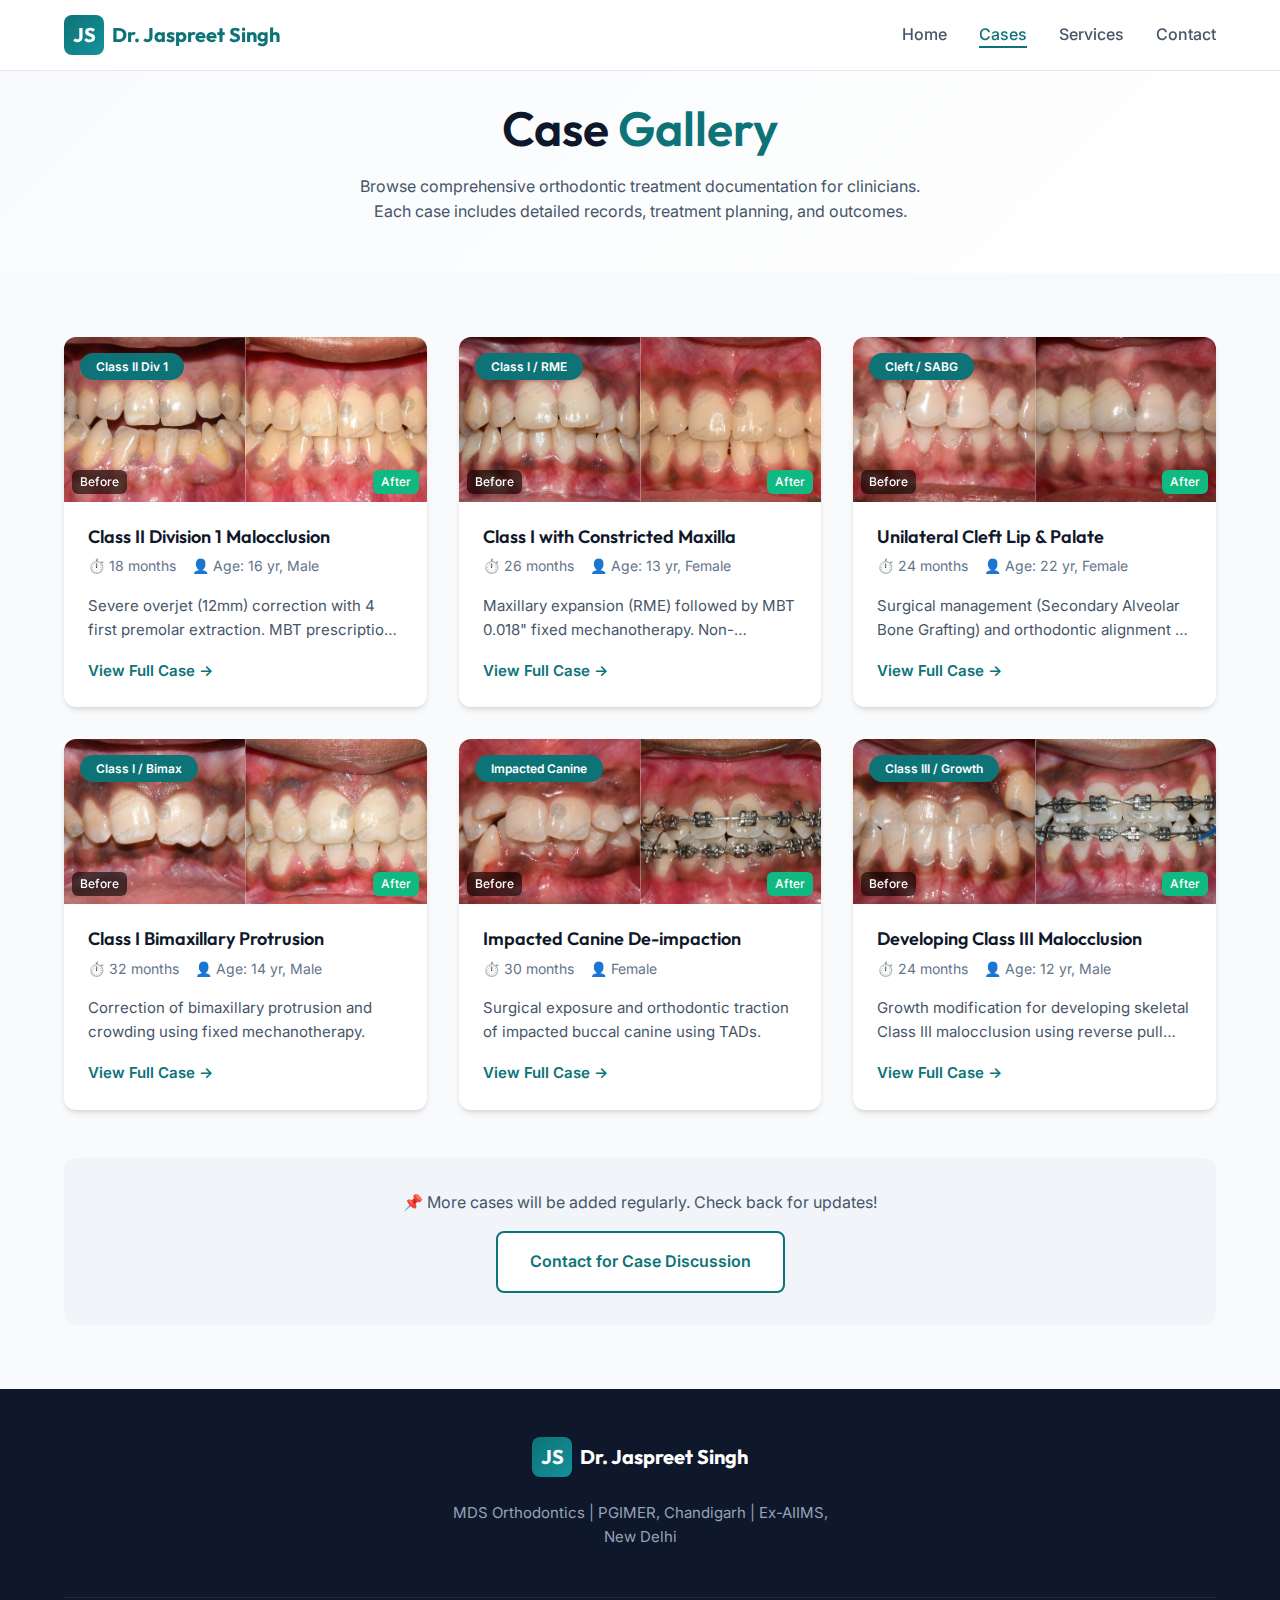
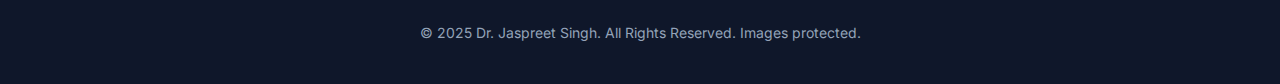
<file: cases.html>
<!DOCTYPE html>
<html lang="en">

<head>
    <meta charset="UTF-8">
    <meta name="viewport" content="width=device-width, initial-scale=1.0">
    <meta name="description" content="Orthodontic Case Gallery - Dr. Jaspreet Singh">
    <title>Case Gallery | Dr. Jaspreet Singh</title>
    <link rel="preconnect" href="https://fonts.googleapis.com">
    <link rel="preconnect" href="https://fonts.gstatic.com" crossorigin>
    <link
        href="https://fonts.googleapis.com/css2?family=Inter:wght@400;500;600;700&family=Outfit:wght@500;600;700&display=swap"
        rel="stylesheet">
    <link rel="stylesheet" href="css/styles.css?v=4">
</head>

<body>
    <header class="header">
        <div class="container header-inner">
            <a href="index.html" class="logo">
                <div class="logo-icon">JS</div><span>Dr. Jaspreet Singh</span>
            </a>
            <nav class="nav">
                <ul class="nav-list">
                    <li><a href="index.html" class="nav-link">Home</a></li>
                    <li><a href="cases.html" class="nav-link active">Cases</a></li>
                    <li><a href="services.html" class="nav-link">Services</a></li><li><a href="contact.html" class="nav-link">Contact</a></li>
                </ul>
            </nav>
            <button class="nav-toggle" aria-label="Toggle navigation"><span></span><span></span><span></span></button>
        </div>
    </header>

    <nav class="mobile-nav">
        <ul class="mobile-nav-list">
            <li><a href="index.html" class="mobile-nav-link">Home</a></li>
            <li><a href="cases.html" class="mobile-nav-link">Cases</a></li>
            <li><a href="index.html#about" class="mobile-nav-link">About</a></li>
            <li><a href="contact.html" class="mobile-nav-link">Contact</a></li>
        </ul>
    </nav>

    <section class="page-header">
        <div class="container">
            <h1>Case <span class="text-accent">Gallery</span></h1>
            <p>Browse comprehensive orthodontic treatment documentation for clinicians. Each case includes detailed
                records, treatment planning, and outcomes.</p>
        </div>
    </section>

    <section class="section">
        <div class="container">
            <div class="cases-grid">
                <!-- Case 1 -->
                <article class="case-card">
                    <div class="case-image-container">
                        <div class="split-thumbnail">
                            <img src="assets/images/cases/case-001/07-intraoral-frontal-pre.webp" alt="Before"
                                loading="lazy">
                            <div class="split-partition"></div>
                            <img src="assets/images/cases/case-001/12-post-smile.webp" alt="After" loading="lazy">
                            <span class="split-label before">Before</span>
                            <span class="split-label after">After</span>
                        </div>
                        <div class="image-overlay"></div>
                        <span class="case-badge">Class II Div 1</span>
                    </div>
                    <div class="case-content">
                        <h3 class="case-title">Class II Division 1 Malocclusion</h3>
                        <div class="case-meta"><span>⏱️ 18 months</span><span>👤 Age: 16 yr, Male</span></div>
                        <p class="case-description">Severe overjet (12mm) correction with 4 first premolar extraction.
                            MBT prescription 0.022 slot.</p>
                        <a href="case-001.html" class="case-link">View Full Case →</a>
                    </div>
                </article>

                <!-- Case 2 -->
                <article class="case-card">
                    <div class="case-image-container">
                        <div class="split-thumbnail">
                            <img src="assets/images/cases/case-002/07-intraoral-frontal-pre.webp" alt="Before"
                                loading="lazy">
                            <div class="split-partition"></div>
                            <img src="assets/images/cases/case-002/12-post-smile.webp" alt="After" loading="lazy">
                            <span class="split-label before">Before</span>
                            <span class="split-label after">After</span>
                        </div>
                        <div class="image-overlay"></div>
                        <span class="case-badge">Class I / RME</span>
                    </div>
                    <div class="case-content">
                        <h3 class="case-title">Class I with Constricted Maxilla</h3>
                        <div class="case-meta"><span>⏱️ 26 months</span><span>👤 Age: 13 yr, Female</span></div>
                        <p class="case-description">Maxillary expansion (RME) followed by MBT 0.018" fixed
                            mechanotherapy. Non-extraction treatment.</p>
                        <a href="case-002.html" class="case-link">View Full Case →</a>
                    </div>
                </article>

                <!-- Case 3 -->
                <article class="case-card">
                    <div class="case-image-container">
                        <div class="split-thumbnail">
                            <img src="assets/images/cases/case-003/07-intraoral-frontal-pre.webp" alt="Before"
                                loading="lazy">
                            <div class="split-partition"></div>
                            <img src="assets/images/cases/case-003/12-post-smile.webp" alt="After" loading="lazy">
                            <span class="split-label before">Before</span>
                            <span class="split-label after">After</span>
                        </div>
                        <div class="image-overlay"></div>
                        <span class="case-badge">Cleft / SABG</span>
                    </div>
                    <div class="case-content">
                        <h3 class="case-title">Unilateral Cleft Lip & Palate</h3>
                        <div class="case-meta"><span>⏱️ 24 months</span><span>👤 Age: 22 yr, Female</span></div>
                        <p class="case-description">Surgical management (Secondary Alveolar Bone Grafting) and
                            orthodontic alignment of cleft alveolus.</p>
                        <a href="case-003.html" class="case-link">View Full Case →</a>
                    </div>
                </article>

                <!-- Case 4 -->
                <article class="case-card">
                    <div class="case-image-container">
                        <div class="split-thumbnail">
                            <img src="assets/images/cases/case-004/07-intraoral-frontal-pre.webp" alt="Before"
                                loading="lazy">
                            <div class="split-partition"></div>
                            <img src="assets/images/cases/case-004/12-post-smile.webp" alt="After" loading="lazy">
                            <span class="split-label before">Before</span>
                            <span class="split-label after">After</span>
                        </div>
                        <div class="image-overlay"></div>
                        <span class="case-badge">Class I / Bimax</span>
                    </div>
                    <div class="case-content">
                        <h3 class="case-title">Class I Bimaxillary Protrusion</h3>
                        <div class="case-meta"><span>⏱️ 32 months</span><span>👤 Age: 14 yr, Male</span></div>
                        <p class="case-description">Correction of bimaxillary protrusion and crowding using fixed
                            mechanotherapy.</p>
                        <a href="case-004.html" class="case-link">View Full Case →</a>
                    </div>
                </article>

                <!-- Case 5 -->
                <article class="case-card">
                    <div class="case-image-container">
                        <div class="split-thumbnail">
                            <img src="assets/images/cases/case-005/07-intraoral-frontal-pre.webp" alt="Before"
                                loading="lazy">
                            <div class="split-partition"></div>
                            <img src="assets/images/cases/case-005/12-post-smile.webp" alt="After" loading="lazy">
                            <span class="split-label before">Before</span>
                            <span class="split-label after">After</span>
                        </div>
                        <div class="image-overlay"></div>
                        <span class="case-badge">Impacted Canine</span>
                    </div>
                    <div class="case-content">
                        <h3 class="case-title">Impacted Canine De-impaction</h3>
                        <div class="case-meta"><span>⏱️ 30 months</span><span>👤 Female</span></div>
                        <p class="case-description">Surgical exposure and orthodontic traction of impacted buccal canine
                            using TADs.</p>
                        <a href="case-005.html" class="case-link">View Full Case →</a>
                    </div>
                </article>

                <!-- Case 6 -->
                <article class="case-card">
                    <div class="case-image-container">
                        <div class="split-thumbnail">
                            <img src="assets/images/cases/case-006/07-intraoral-frontal-pre.webp" alt="Before"
                                loading="lazy">
                            <div class="split-partition"></div>
                            <img src="assets/images/cases/case-006/12-post-smile.webp" alt="After" loading="lazy">
                            <span class="split-label before">Before</span>
                            <span class="split-label after">After</span>
                        </div>
                        <div class="image-overlay"></div>
                        <span class="case-badge">Class III / Growth</span>
                    </div>
                    <div class="case-content">
                        <h3 class="case-title">Developing Class III Malocclusion</h3>
                        <div class="case-meta"><span>⏱️ 24 months</span><span>👤 Age: 12 yr, Male</span></div>
                        <p class="case-description">Growth modification for developing skeletal Class III malocclusion
                            using reverse pull headgear.</p>
                        <a href="case-006.html" class="case-link">View Full Case →</a>
                    </div>
                </article>
            </div>

            <div style="text-align:center;margin-top:3rem;padding:2rem;background:var(--gray-100);border-radius:12px;">
                <p style="color:var(--gray-600);margin-bottom:1rem;">📌 More cases will be added regularly. Check back
                    for updates!</p>
                <a href="contact.html" class="btn btn-secondary">Contact for Case Discussion</a>
            </div>
        </div>
    </section>

    <footer class="footer">
        <div class="container">
            <div class="footer-content">
                <div class="footer-logo logo">
                    <div class="logo-icon">JS</div><span>Dr. Jaspreet Singh</span>
                </div>
                <p class="footer-text">MDS Orthodontics | PGIMER, Chandigarh | Ex-AIIMS, New Delhi</p>
            </div>
            <div class="footer-bottom">
                <p>&copy; 2025 Dr. Jaspreet Singh. All Rights Reserved. Images protected.</p>
            </div>
        </div>
    </footer>

    <script src="js/protection.js"></script>
    <script src="js/main.js"></script>
</body>

</html>
</file>
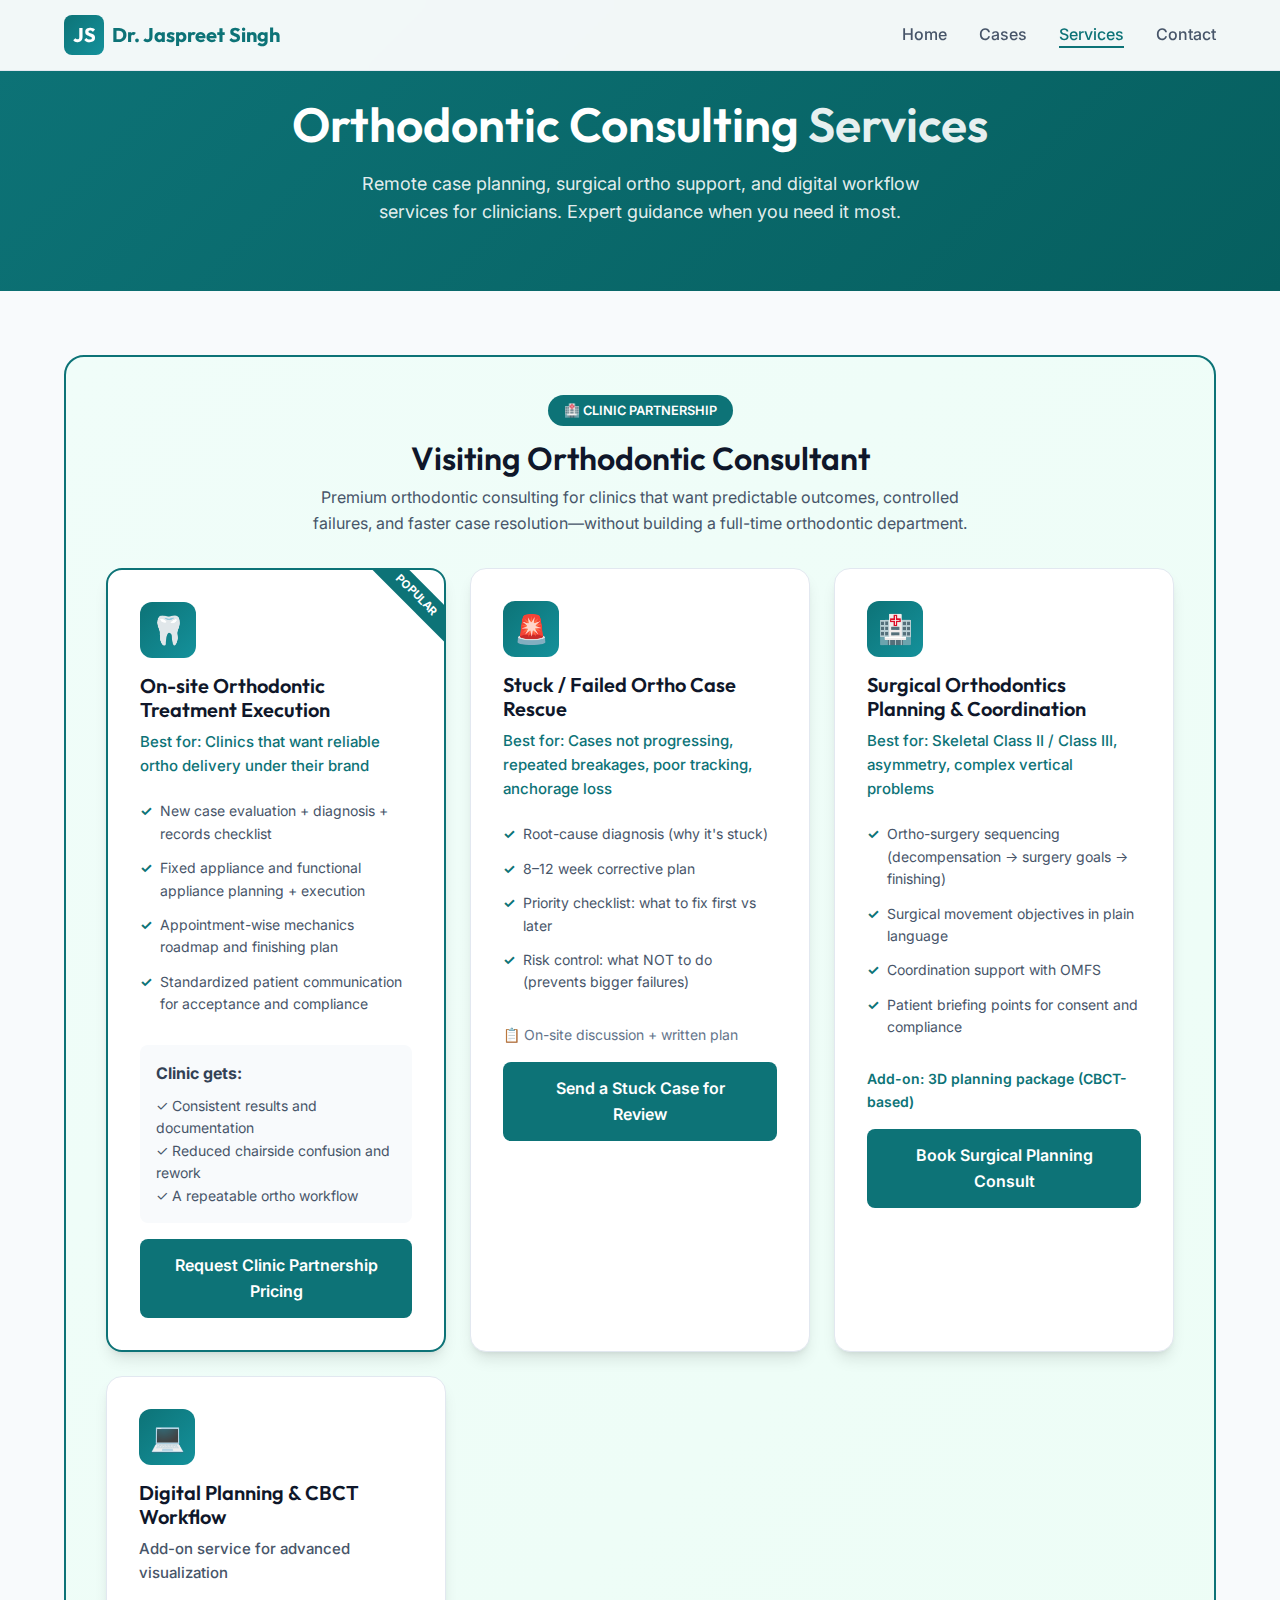
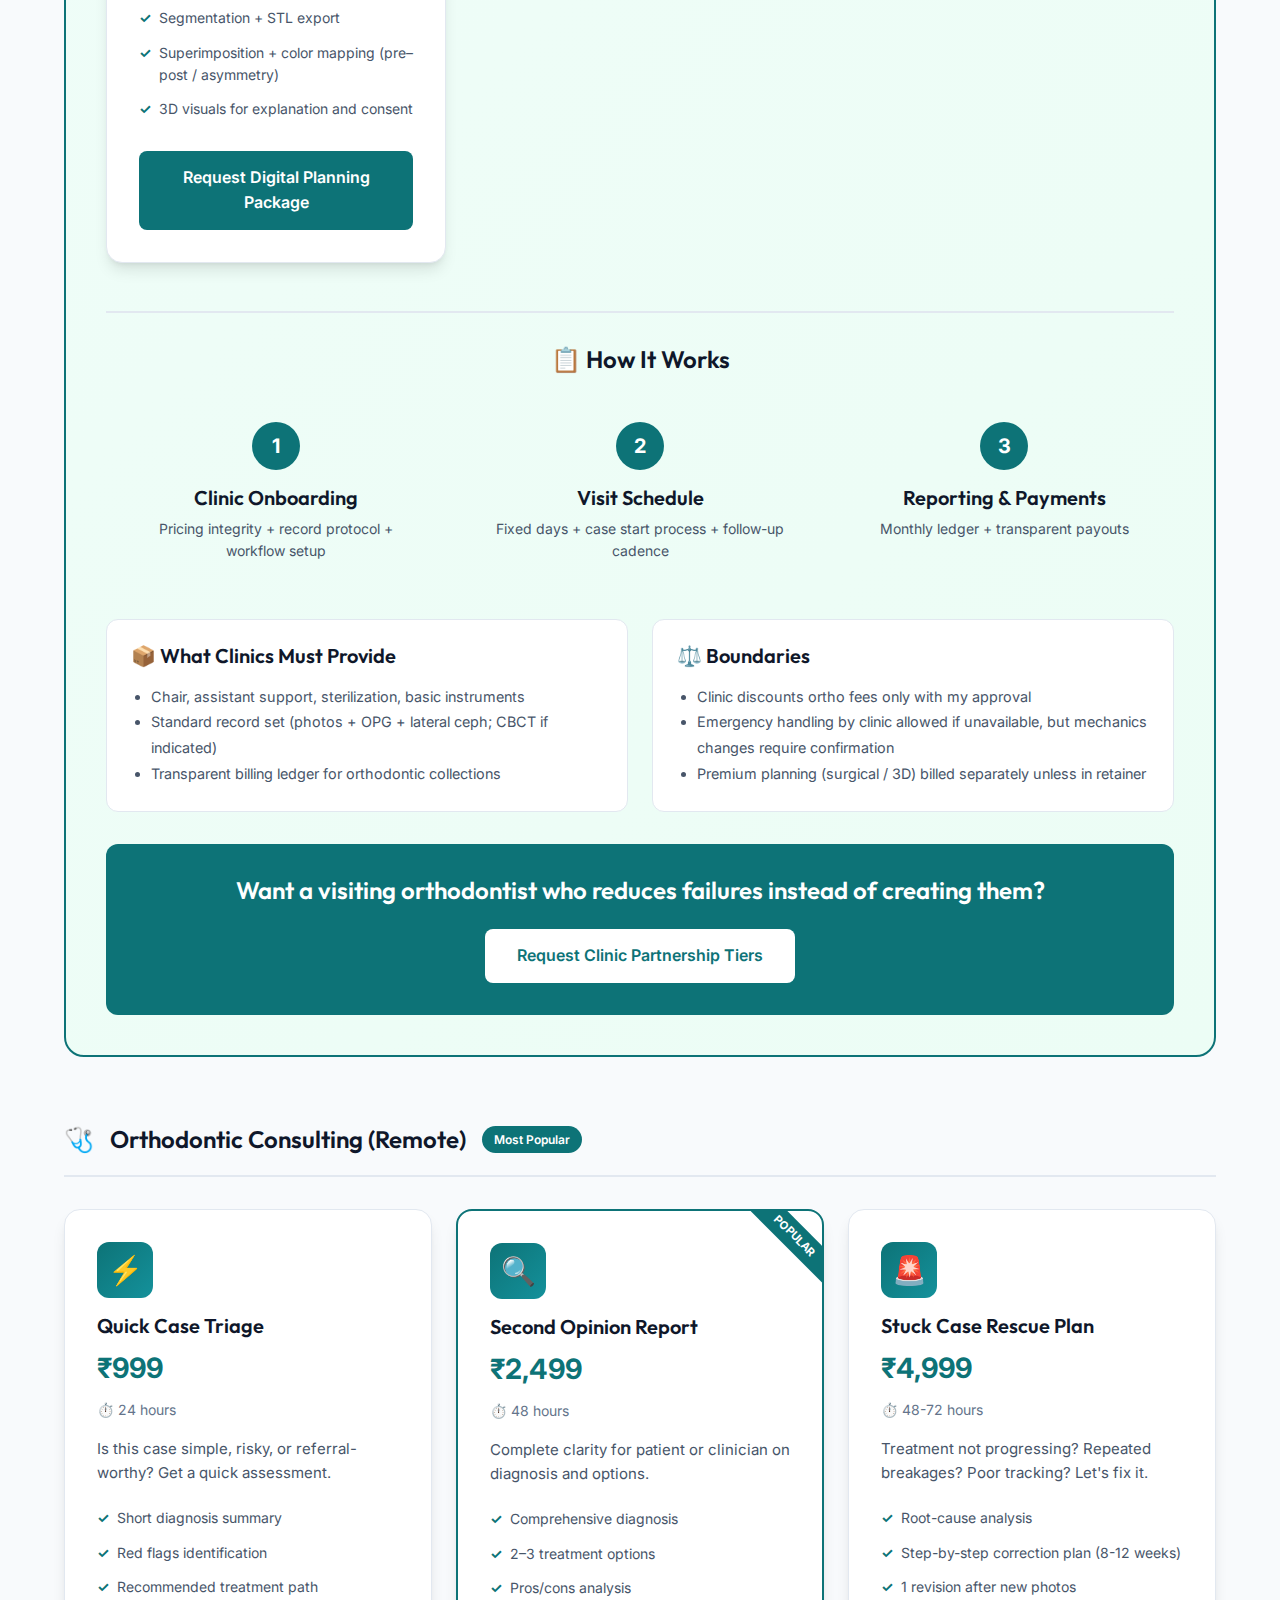
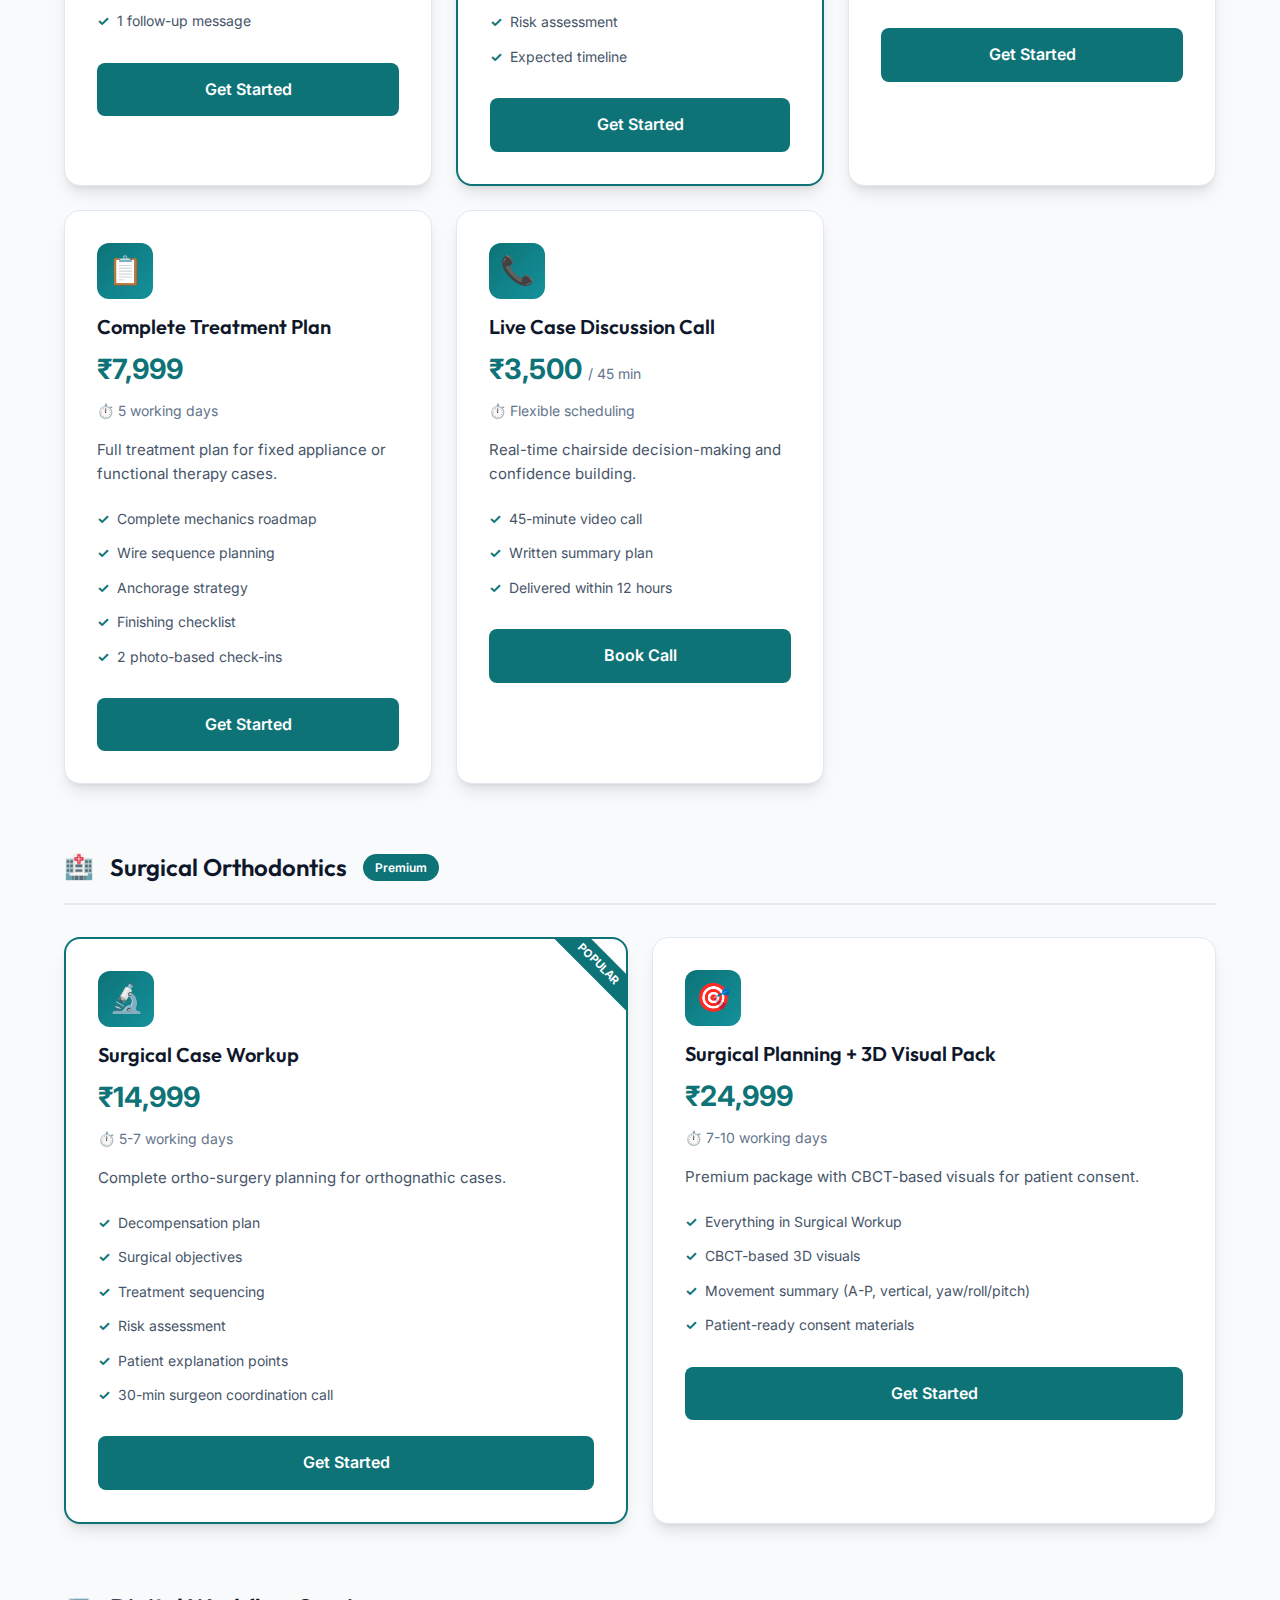
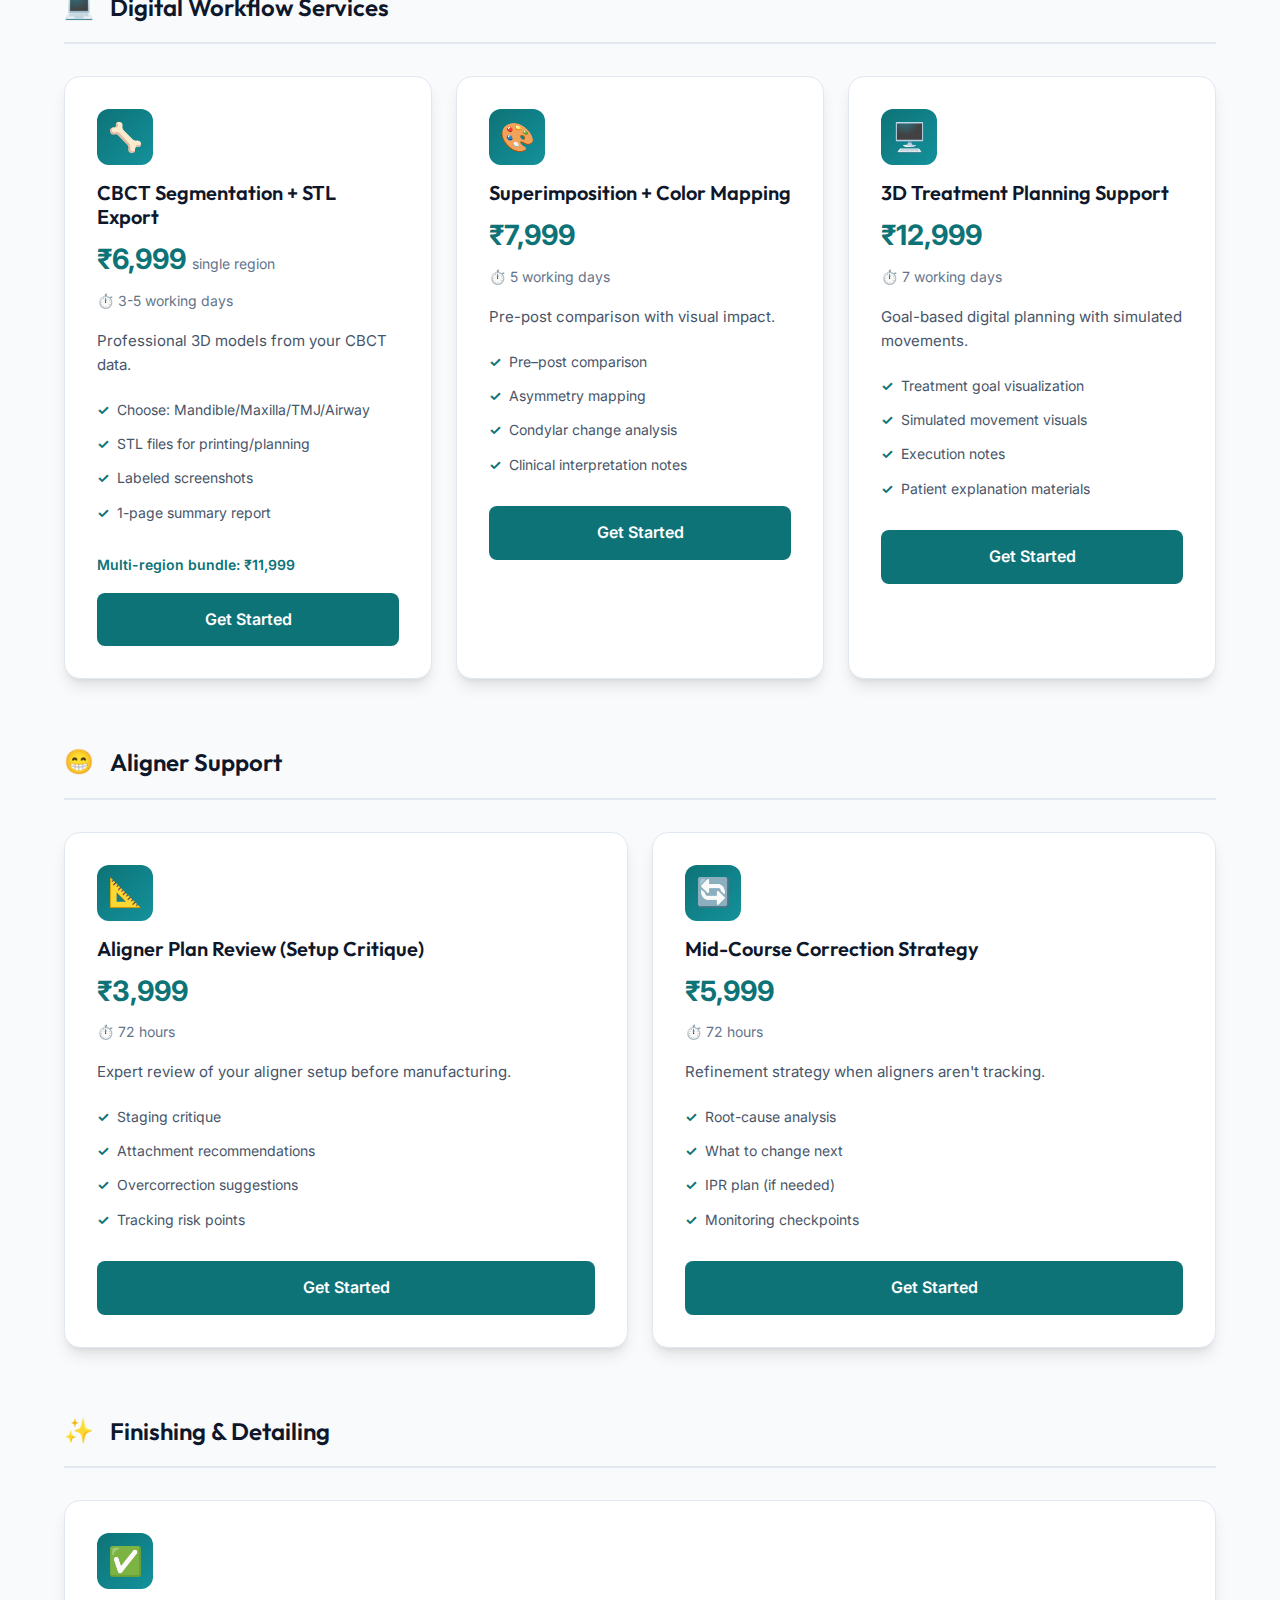
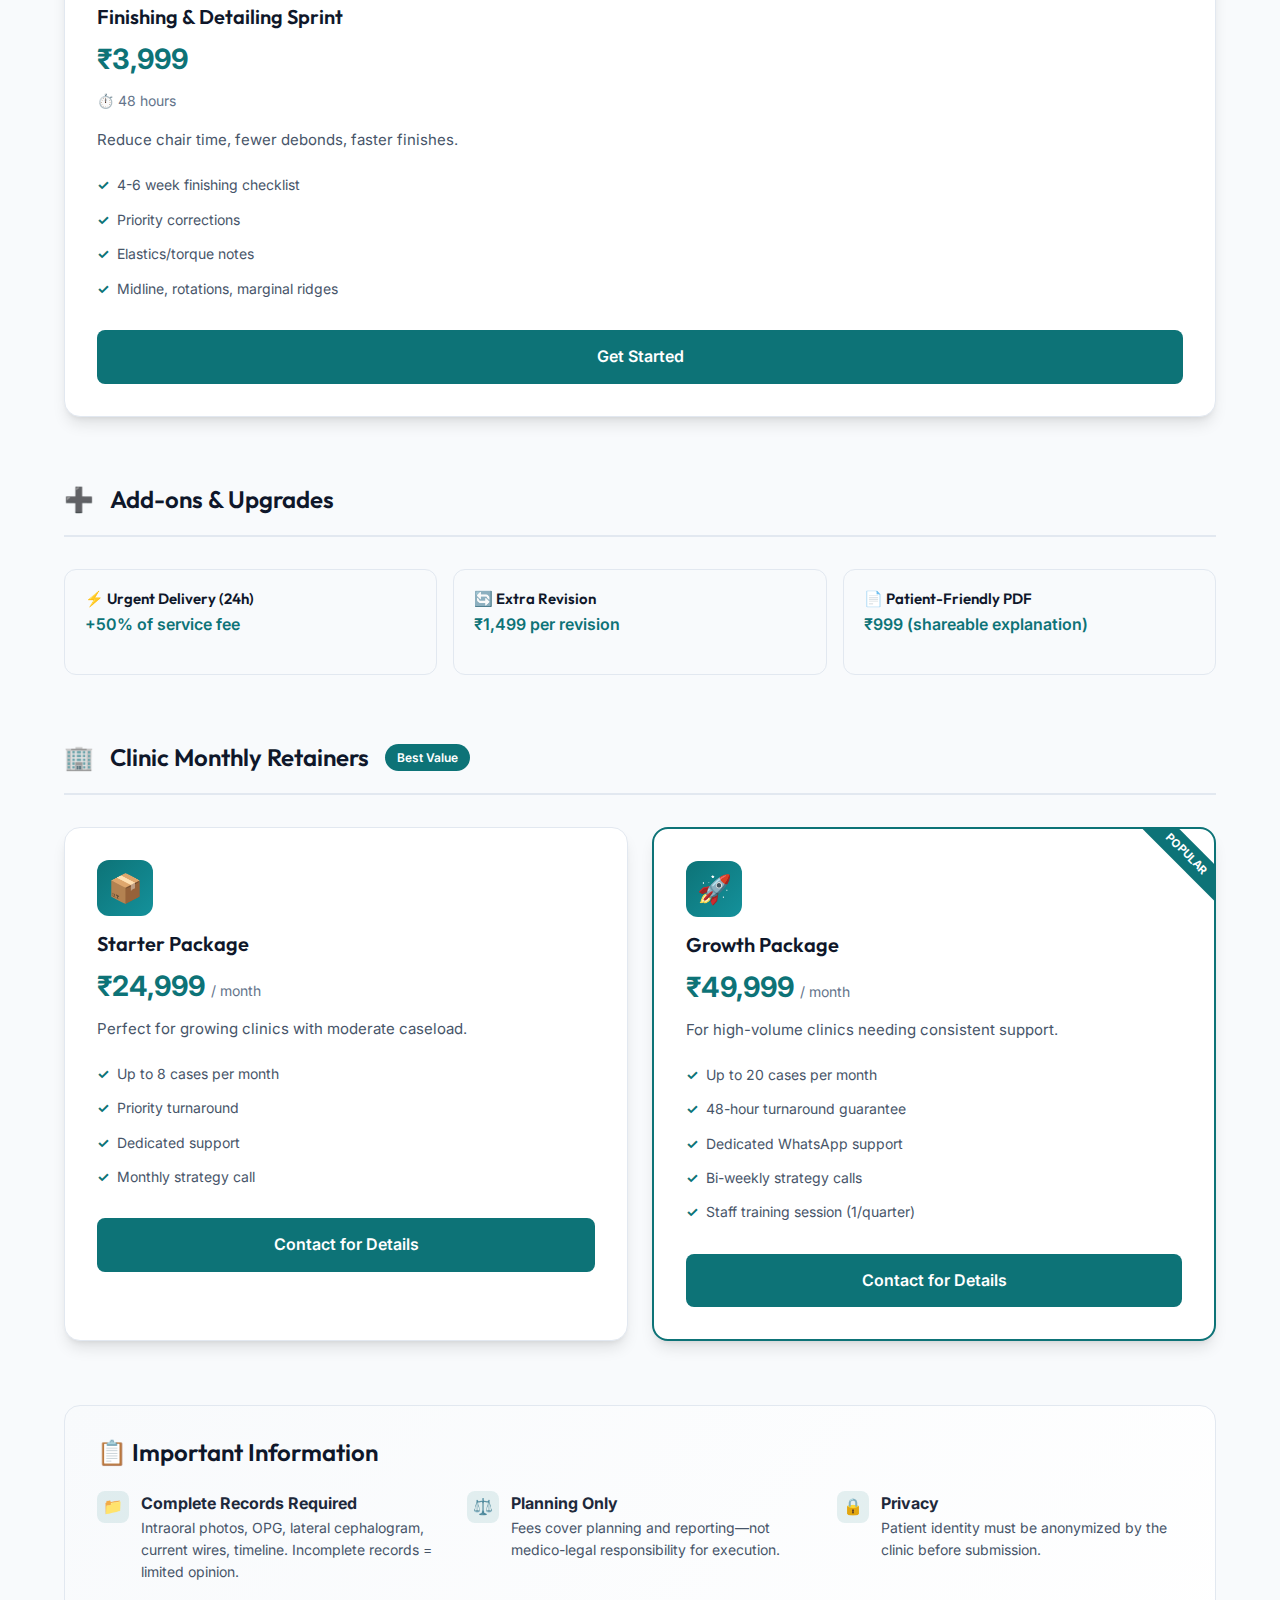
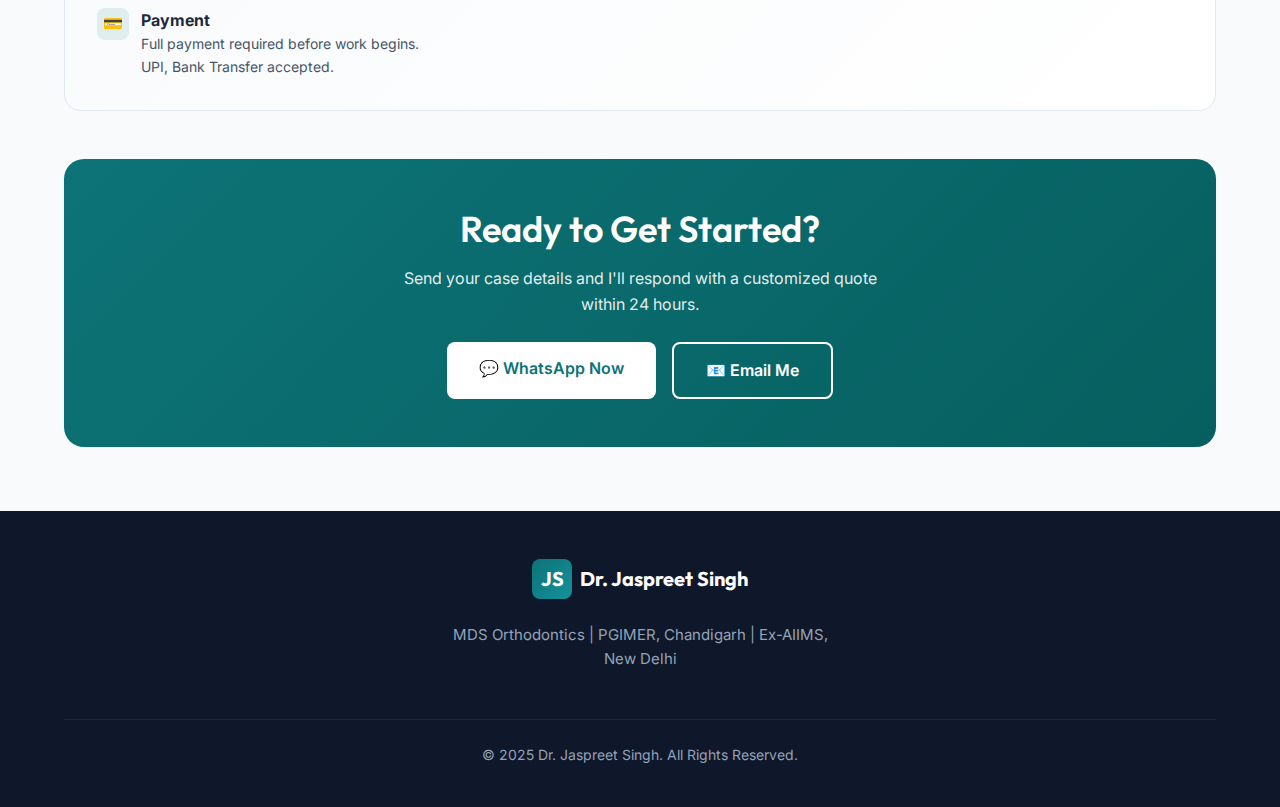
<file: services.html>
<!DOCTYPE html>
<html lang="en">

<head>
    <meta charset="UTF-8">
    <meta name="viewport" content="width=device-width, initial-scale=1.0">
    <meta name="description"
        content="Orthodontic Consulting Services - Remote case planning, surgical ortho, digital workflow by Dr. Jaspreet Singh">
    <title>Services & Pricing | Dr. Jaspreet Singh</title>
    <link rel="preconnect" href="https://fonts.googleapis.com">
    <link rel="preconnect" href="https://fonts.gstatic.com" crossorigin>
    <link
        href="https://fonts.googleapis.com/css2?family=Inter:wght@400;500;600;700&family=Outfit:wght@500;600;700&display=swap"
        rel="stylesheet">
    <link rel="stylesheet" href="css/styles.css">
    <style>
        /* Services Page Specific Styles */
        .services-hero {
            background: linear-gradient(135deg, var(--primary) 0%, #065f5f 100%);
            color: white;
            padding: 6rem 0 4rem;
            text-align: center;
        }

        .services-hero h1 {
            color: white;
            margin-bottom: 1rem;
        }

        .services-hero p {
            color: rgba(255, 255, 255, 0.9);
            font-size: 1.125rem;
            max-width: 600px;
            margin: 0 auto;
        }

        /* Category Tabs */
        .category-nav {
            display: flex;
            gap: 0.5rem;
            justify-content: center;
            flex-wrap: wrap;
            margin-bottom: 2rem;
            padding: 1rem;
            background: var(--gray-50);
            border-radius: 12px;
        }

        .category-btn {
            padding: 0.75rem 1.5rem;
            border: none;
            background: transparent;
            color: var(--gray-600);
            font-weight: 500;
            border-radius: 8px;
            cursor: pointer;
            transition: all 0.3s ease;
        }

        .category-btn:hover {
            background: var(--gray-200);
        }

        .category-btn.active {
            background: var(--primary);
            color: white;
        }

        /* Service Cards */
        .services-grid {
            display: grid;
            grid-template-columns: repeat(auto-fit, minmax(320px, 1fr));
            gap: 1.5rem;
            margin-bottom: 3rem;
        }

        .service-card {
            background: var(--white);
            border-radius: 16px;
            padding: 2rem;
            box-shadow: var(--shadow-lg);
            border: 1px solid var(--gray-200);
            transition: all 0.3s ease;
            position: relative;
            overflow: hidden;
        }

        .service-card:hover {
            transform: translateY(-4px);
            box-shadow: 0 20px 40px rgba(13, 115, 119, 0.15);
        }

        .service-card.featured {
            border: 2px solid var(--primary);
        }

        .service-card.featured::before {
            content: "POPULAR";
            position: absolute;
            top: 12px;
            right: -30px;
            background: var(--primary);
            color: white;
            padding: 0.25rem 2rem;
            font-size: 0.7rem;
            font-weight: 700;
            transform: rotate(45deg);
        }

        .service-icon {
            width: 56px;
            height: 56px;
            background: linear-gradient(135deg, var(--primary), var(--primary-light));
            border-radius: 12px;
            display: flex;
            align-items: center;
            justify-content: center;
            font-size: 28px;
            margin-bottom: 1rem;
        }

        .service-card h3 {
            font-size: 1.25rem;
            margin-bottom: 0.5rem;
            color: var(--gray-900);
        }

        .service-price {
            font-size: 1.75rem;
            font-weight: 700;
            color: var(--primary);
            margin-bottom: 0.5rem;
        }

        .service-price span {
            font-size: 0.875rem;
            color: var(--gray-500);
            font-weight: 400;
        }

        .service-meta {
            display: flex;
            gap: 1rem;
            margin-bottom: 1rem;
            color: var(--gray-500);
            font-size: 0.875rem;
        }

        .service-description {
            color: var(--gray-600);
            font-size: 0.9375rem;
            line-height: 1.6;
            margin-bottom: 1rem;
        }

        .service-includes {
            list-style: none;
            padding: 0;
            margin: 0 0 1.5rem;
        }

        .service-includes li {
            padding: 0.375rem 0;
            color: var(--gray-600);
            font-size: 0.875rem;
            display: flex;
            align-items: flex-start;
            gap: 0.5rem;
        }

        .service-includes li::before {
            content: "✓";
            color: var(--primary);
            font-weight: bold;
        }

        .service-cta {
            display: inline-block;
            width: 100%;
            text-align: center;
            padding: 0.875rem 1.5rem;
            background: var(--primary);
            color: white;
            border-radius: 8px;
            font-weight: 600;
            text-decoration: none;
            transition: background 0.3s ease;
        }

        .service-cta:hover {
            background: #0a8a8a;
        }

        /* Category Section */
        .category-section {
            margin-bottom: 4rem;
        }

        .category-header {
            display: flex;
            align-items: center;
            gap: 1rem;
            margin-bottom: 2rem;
            padding-bottom: 1rem;
            border-bottom: 2px solid var(--gray-200);
        }

        .category-header h2 {
            margin: 0;
            font-size: 1.5rem;
        }

        .category-badge {
            background: var(--primary);
            color: white;
            padding: 0.25rem 0.75rem;
            border-radius: 20px;
            font-size: 0.75rem;
            font-weight: 600;
        }

        /* Add-ons Section */
        .addons-grid {
            display: grid;
            grid-template-columns: repeat(auto-fit, minmax(250px, 1fr));
            gap: 1rem;
            margin-bottom: 2rem;
        }

        .addon-card {
            background: var(--gray-50);
            padding: 1.25rem;
            border-radius: 12px;
            border: 1px solid var(--gray-200);
        }

        .addon-card h4 {
            font-size: 0.9375rem;
            margin-bottom: 0.25rem;
        }

        .addon-price {
            color: var(--primary);
            font-weight: 600;
        }

        /* Terms Section */
        .terms-section {
            background: linear-gradient(135deg, var(--gray-50), var(--white));
            padding: 2rem;
            border-radius: 16px;
            border: 1px solid var(--gray-200);
            margin-top: 3rem;
        }

        .terms-section h3 {
            margin-bottom: 1.5rem;
            display: flex;
            align-items: center;
            gap: 0.5rem;
        }

        .terms-grid {
            display: grid;
            grid-template-columns: repeat(auto-fit, minmax(280px, 1fr));
            gap: 1.5rem;
        }

        .term-item {
            display: flex;
            gap: 0.75rem;
        }

        .term-icon {
            width: 32px;
            height: 32px;
            background: rgba(13, 115, 119, 0.1);
            border-radius: 8px;
            display: flex;
            align-items: center;
            justify-content: center;
            flex-shrink: 0;
        }

        .term-item p {
            color: var(--gray-600);
            font-size: 0.875rem;
            margin: 0;
        }

        /* CTA Banner */
        .cta-banner {
            background: linear-gradient(135deg, var(--primary) 0%, #065f5f 100%);
            color: white;
            padding: 3rem 2rem;
            border-radius: 20px;
            text-align: center;
            margin-top: 3rem;
        }

        .cta-banner h2 {
            color: white;
            margin-bottom: 1rem;
        }

        .cta-banner p {
            color: rgba(255, 255, 255, 0.9);
            margin-bottom: 1.5rem;
            max-width: 500px;
            margin-left: auto;
            margin-right: auto;
        }

        .cta-buttons {
            display: flex;
            gap: 1rem;
            justify-content: center;
            flex-wrap: wrap;
        }

        .cta-btn-white {
            background: white;
            color: var(--primary);
            padding: 0.875rem 2rem;
            border-radius: 8px;
            font-weight: 600;
            text-decoration: none;
            transition: all 0.3s ease;
        }

        .cta-btn-white:hover {
            background: var(--gray-100);
            transform: translateY(-2px);
        }

        .cta-btn-outline {
            background: transparent;
            color: white;
            padding: 0.875rem 2rem;
            border-radius: 8px;
            font-weight: 600;
            text-decoration: none;
            border: 2px solid white;
            transition: all 0.3s ease;
        }

        .cta-btn-outline:hover {
            background: rgba(255, 255, 255, 0.1);
        }

        /* Responsive */
        @media (max-width: 768px) {
            .services-hero {
                padding: 5rem 0 3rem;
            }

            .services-grid {
                grid-template-columns: 1fr;
            }

            .category-nav {
                flex-direction: column;
            }

            .category-btn {
                width: 100%;
                text-align: center;
            }
        }
    </style>
</head>

<body>
    <header class="header">
        <div class="container header-inner">
            <a href="index.html" class="logo">
                <div class="logo-icon">JS</div><span>Dr. Jaspreet Singh</span>
            </a>
            <nav class="nav">
                <ul class="nav-list">
                    <li><a href="index.html" class="nav-link">Home</a></li>
                    <li><a href="cases.html" class="nav-link">Cases</a></li>
                    <li><a href="services.html" class="nav-link active">Services</a></li>
                    <li><a href="contact.html" class="nav-link">Contact</a></li>
                </ul>
            </nav>
            <button class="nav-toggle" aria-label="Toggle navigation"><span></span><span></span><span></span></button>
        </div>
    </header>

    <nav class="mobile-nav">
        <ul class="mobile-nav-list">
            <li><a href="index.html" class="mobile-nav-link">Home</a></li>
            <li><a href="cases.html" class="mobile-nav-link">Cases</a></li>
            <li><a href="services.html" class="mobile-nav-link">Services</a></li>
            <li><a href="contact.html" class="mobile-nav-link">Contact</a></li>
        </ul>
    </nav>

    <section class="services-hero">
        <div class="container">
            <h1>Orthodontic Consulting <span style="opacity:0.9;">Services</span></h1>
            <p>Remote case planning, surgical ortho support, and digital workflow services for clinicians. Expert
                guidance when you need it most.</p>
        </div>
    </section>

    <section class="section">
        <div class="container">

            <!-- VISITING CONSULTANT SERVICE -->
            <div class="category-section"
                style="background: linear-gradient(135deg, #f0fdf9 0%, #ecfdf5 100%); padding: 2.5rem; border-radius: 20px; margin-bottom: 4rem; border: 2px solid var(--primary);">
                <div style="text-align:center; margin-bottom: 2rem;">
                    <span
                        style="background: var(--primary); color: white; padding: 0.5rem 1rem; border-radius: 20px; font-size: 0.8rem; font-weight: 600;">🏥
                        CLINIC PARTNERSHIP</span>
                    <h2 style="font-size: 2rem; margin: 1rem 0 0.5rem;">Visiting Orthodontic Consultant</h2>
                    <p style="color: var(--gray-600); max-width: 700px; margin: 0 auto; font-size: 1rem;">Premium
                        orthodontic consulting for clinics that want predictable outcomes, controlled failures, and
                        faster case resolution—without building a full-time orthodontic department.</p>
                </div>

                <div class="services-grid">
                    <!-- Card 1: Core Clinical Delivery -->
                    <div class="service-card featured">
                        <div class="service-icon">🦷</div>
                        <h3>On-site Orthodontic Treatment Execution</h3>
                        <p class="service-description" style="font-weight:500; color: var(--primary);">Best for: Clinics
                            that want reliable ortho delivery under their brand</p>
                        <ul class="service-includes">
                            <li>New case evaluation + diagnosis + records checklist</li>
                            <li>Fixed appliance and functional appliance planning + execution</li>
                            <li>Appointment-wise mechanics roadmap and finishing plan</li>
                            <li>Standardized patient communication for acceptance and compliance</li>
                        </ul>
                        <div
                            style="background: var(--gray-50); padding: 1rem; border-radius: 8px; margin-bottom: 1rem;">
                            <strong style="color: var(--gray-700);">Clinic gets:</strong>
                            <p style="margin: 0.5rem 0 0; font-size: 0.875rem; color: var(--gray-600);">✓ Consistent
                                results and documentation<br>✓ Reduced chairside confusion and rework<br>✓ A repeatable
                                ortho workflow</p>
                        </div>
                        <a href="contact.html" class="service-cta">Request Clinic Partnership Pricing</a>
                    </div>

                    <!-- Card 2: Stuck Case Rescue -->
                    <div class="service-card">
                        <div class="service-icon">🚨</div>
                        <h3>Stuck / Failed Ortho Case Rescue</h3>
                        <p class="service-description" style="font-weight:500; color: var(--primary);">Best for: Cases
                            not progressing, repeated breakages, poor tracking, anchorage loss</p>
                        <ul class="service-includes">
                            <li>Root-cause diagnosis (why it's stuck)</li>
                            <li>8–12 week corrective plan</li>
                            <li>Priority checklist: what to fix first vs later</li>
                            <li>Risk control: what NOT to do (prevents bigger failures)</li>
                        </ul>
                        <div class="service-meta">
                            <span>📋 On-site discussion + written plan</span>
                        </div>
                        <a href="contact.html" class="service-cta">Send a Stuck Case for Review</a>
                    </div>

                    <!-- Card 3: Surgical-Ortho Coordination -->
                    <div class="service-card">
                        <div class="service-icon">🏥</div>
                        <h3>Surgical Orthodontics Planning & Coordination</h3>
                        <p class="service-description" style="font-weight:500; color: var(--primary);">Best for:
                            Skeletal Class II / Class III, asymmetry, complex vertical problems</p>
                        <ul class="service-includes">
                            <li>Ortho-surgery sequencing (decompensation → surgery goals → finishing)</li>
                            <li>Surgical movement objectives in plain language</li>
                            <li>Coordination support with OMFS</li>
                            <li>Patient briefing points for consent and compliance</li>
                        </ul>
                        <p style="color:var(--primary); font-weight:600; font-size:0.875rem; margin-bottom: 1rem;">
                            Add-on: 3D planning package (CBCT-based)</p>
                        <a href="contact.html" class="service-cta">Book Surgical Planning Consult</a>
                    </div>

                    <!-- Card 4: Digital Planning Add-on -->
                    <div class="service-card">
                        <div class="service-icon">💻</div>
                        <h3>Digital Planning & CBCT Workflow</h3>
                        <p class="service-description" style="font-weight:500; color: var(--gray-600);">Add-on service
                            for advanced visualization</p>
                        <ul class="service-includes">
                            <li>Segmentation + STL export</li>
                            <li>Superimposition + color mapping (pre–post / asymmetry)</li>
                            <li>3D visuals for explanation and consent</li>
                        </ul>
                        <a href="contact.html" class="service-cta">Request Digital Planning Package</a>
                    </div>
                </div>

                <!-- How It Works -->
                <div style="margin-top: 2.5rem; padding-top: 2rem; border-top: 2px solid var(--gray-200);">
                    <h3 style="text-align: center; margin-bottom: 1.5rem;">📋 How It Works</h3>
                    <div
                        style="display: grid; grid-template-columns: repeat(auto-fit, minmax(250px, 1fr)); gap: 1.5rem;">
                        <div style="text-align: center; padding: 1.5rem;">
                            <div
                                style="width: 48px; height: 48px; background: var(--primary); color: white; border-radius: 50%; display: flex; align-items: center; justify-content: center; font-weight: 700; font-size: 1.25rem; margin: 0 auto 1rem;">
                                1</div>
                            <h4 style="margin-bottom: 0.5rem;">Clinic Onboarding</h4>
                            <p style="font-size: 0.875rem; color: var(--gray-600); margin: 0;">Pricing integrity +
                                record protocol + workflow setup</p>
                        </div>
                        <div style="text-align: center; padding: 1.5rem;">
                            <div
                                style="width: 48px; height: 48px; background: var(--primary); color: white; border-radius: 50%; display: flex; align-items: center; justify-content: center; font-weight: 700; font-size: 1.25rem; margin: 0 auto 1rem;">
                                2</div>
                            <h4 style="margin-bottom: 0.5rem;">Visit Schedule</h4>
                            <p style="font-size: 0.875rem; color: var(--gray-600); margin: 0;">Fixed days + case start
                                process + follow-up cadence</p>
                        </div>
                        <div style="text-align: center; padding: 1.5rem;">
                            <div
                                style="width: 48px; height: 48px; background: var(--primary); color: white; border-radius: 50%; display: flex; align-items: center; justify-content: center; font-weight: 700; font-size: 1.25rem; margin: 0 auto 1rem;">
                                3</div>
                            <h4 style="margin-bottom: 0.5rem;">Reporting & Payments</h4>
                            <p style="font-size: 0.875rem; color: var(--gray-600); margin: 0;">Monthly ledger +
                                transparent payouts</p>
                        </div>
                    </div>
                </div>

                <!-- Requirements & Boundaries -->
                <div
                    style="display: grid; grid-template-columns: repeat(auto-fit, minmax(300px, 1fr)); gap: 1.5rem; margin-top: 2rem;">
                    <div
                        style="background: white; padding: 1.5rem; border-radius: 12px; border: 1px solid var(--gray-200);">
                        <h4 style="margin-bottom: 1rem; display: flex; align-items: center; gap: 0.5rem;">📦 What
                            Clinics Must Provide</h4>
                        <ul
                            style="margin: 0; padding-left: 1.25rem; color: var(--gray-600); font-size: 0.9rem; line-height: 1.8;">
                            <li>Chair, assistant support, sterilization, basic instruments</li>
                            <li>Standard record set (photos + OPG + lateral ceph; CBCT if indicated)</li>
                            <li>Transparent billing ledger for orthodontic collections</li>
                        </ul>
                    </div>
                    <div
                        style="background: white; padding: 1.5rem; border-radius: 12px; border: 1px solid var(--gray-200);">
                        <h4 style="margin-bottom: 1rem; display: flex; align-items: center; gap: 0.5rem;">⚖️ Boundaries
                        </h4>
                        <ul
                            style="margin: 0; padding-left: 1.25rem; color: var(--gray-600); font-size: 0.9rem; line-height: 1.8;">
                            <li>Clinic discounts ortho fees only with my approval</li>
                            <li>Emergency handling by clinic allowed if unavailable, but mechanics changes require
                                confirmation</li>
                            <li>Premium planning (surgical / 3D) billed separately unless in retainer</li>
                        </ul>
                    </div>
                </div>

                <!-- CTA Strip -->
                <div
                    style="background: var(--primary); color: white; padding: 2rem; border-radius: 12px; text-align: center; margin-top: 2rem;">
                    <h3 style="color: white; margin-bottom: 0.5rem;">Want a visiting orthodontist who reduces failures
                        instead of creating them?</h3>
                    <a href="contact.html"
                        style="display: inline-block; background: white; color: var(--primary); padding: 0.875rem 2rem; border-radius: 8px; font-weight: 600; text-decoration: none; margin-top: 1rem;">Request
                        Clinic Partnership Tiers</a>
                </div>
            </div>

            <!-- CONSULTING SERVICES -->
            <div class="category-section">
                <div class="category-header">
                    <span style="font-size:1.5rem;">🩺</span>
                    <h2>Orthodontic Consulting (Remote)</h2>
                    <span class="category-badge">Most Popular</span>
                </div>
                <div class="services-grid">

                    <div class="service-card">
                        <div class="service-icon">⚡</div>
                        <h3>Quick Case Triage</h3>
                        <div class="service-price">₹999</div>
                        <div class="service-meta">
                            <span>⏱️ 24 hours</span>
                        </div>
                        <p class="service-description">Is this case simple, risky, or referral-worthy? Get a quick
                            assessment.</p>
                        <ul class="service-includes">
                            <li>Short diagnosis summary</li>
                            <li>Red flags identification</li>
                            <li>Recommended treatment path</li>
                            <li>1 follow-up message</li>
                        </ul>
                        <a href="contact.html" class="service-cta">Get Started</a>
                    </div>

                    <div class="service-card featured">
                        <div class="service-icon">🔍</div>
                        <h3>Second Opinion Report</h3>
                        <div class="service-price">₹2,499</div>
                        <div class="service-meta">
                            <span>⏱️ 48 hours</span>
                        </div>
                        <p class="service-description">Complete clarity for patient or clinician on diagnosis and
                            options.</p>
                        <ul class="service-includes">
                            <li>Comprehensive diagnosis</li>
                            <li>2–3 treatment options</li>
                            <li>Pros/cons analysis</li>
                            <li>Risk assessment</li>
                            <li>Expected timeline</li>
                        </ul>
                        <a href="contact.html" class="service-cta">Get Started</a>
                    </div>

                    <div class="service-card">
                        <div class="service-icon">🚨</div>
                        <h3>Stuck Case Rescue Plan</h3>
                        <div class="service-price">₹4,999</div>
                        <div class="service-meta">
                            <span>⏱️ 48-72 hours</span>
                        </div>
                        <p class="service-description">Treatment not progressing? Repeated breakages? Poor tracking?
                            Let's fix it.</p>
                        <ul class="service-includes">
                            <li>Root-cause analysis</li>
                            <li>Step-by-step correction plan (8-12 weeks)</li>
                            <li>1 revision after new photos</li>
                        </ul>
                        <a href="contact.html" class="service-cta">Get Started</a>
                    </div>

                    <div class="service-card">
                        <div class="service-icon">📋</div>
                        <h3>Complete Treatment Plan</h3>
                        <div class="service-price">₹7,999</div>
                        <div class="service-meta">
                            <span>⏱️ 5 working days</span>
                        </div>
                        <p class="service-description">Full treatment plan for fixed appliance or functional therapy
                            cases.</p>
                        <ul class="service-includes">
                            <li>Complete mechanics roadmap</li>
                            <li>Wire sequence planning</li>
                            <li>Anchorage strategy</li>
                            <li>Finishing checklist</li>
                            <li>2 photo-based check-ins</li>
                        </ul>
                        <a href="contact.html" class="service-cta">Get Started</a>
                    </div>

                    <div class="service-card">
                        <div class="service-icon">📞</div>
                        <h3>Live Case Discussion Call</h3>
                        <div class="service-price">₹3,500 <span>/ 45 min</span></div>
                        <div class="service-meta">
                            <span>⏱️ Flexible scheduling</span>
                        </div>
                        <p class="service-description">Real-time chairside decision-making and confidence building.</p>
                        <ul class="service-includes">
                            <li>45-minute video call</li>
                            <li>Written summary plan</li>
                            <li>Delivered within 12 hours</li>
                        </ul>
                        <a href="contact.html" class="service-cta">Book Call</a>
                    </div>

                </div>
            </div>

            <!-- SURGICAL ORTHODONTICS -->
            <div class="category-section">
                <div class="category-header">
                    <span style="font-size:1.5rem;">🏥</span>
                    <h2>Surgical Orthodontics</h2>
                    <span class="category-badge">Premium</span>
                </div>
                <div class="services-grid">

                    <div class="service-card featured">
                        <div class="service-icon">🔬</div>
                        <h3>Surgical Case Workup</h3>
                        <div class="service-price">₹14,999</div>
                        <div class="service-meta">
                            <span>⏱️ 5-7 working days</span>
                        </div>
                        <p class="service-description">Complete ortho-surgery planning for orthognathic cases.</p>
                        <ul class="service-includes">
                            <li>Decompensation plan</li>
                            <li>Surgical objectives</li>
                            <li>Treatment sequencing</li>
                            <li>Risk assessment</li>
                            <li>Patient explanation points</li>
                            <li>30-min surgeon coordination call</li>
                        </ul>
                        <a href="contact.html" class="service-cta">Get Started</a>
                    </div>

                    <div class="service-card">
                        <div class="service-icon">🎯</div>
                        <h3>Surgical Planning + 3D Visual Pack</h3>
                        <div class="service-price">₹24,999</div>
                        <div class="service-meta">
                            <span>⏱️ 7-10 working days</span>
                        </div>
                        <p class="service-description">Premium package with CBCT-based visuals for patient consent.</p>
                        <ul class="service-includes">
                            <li>Everything in Surgical Workup</li>
                            <li>CBCT-based 3D visuals</li>
                            <li>Movement summary (A-P, vertical, yaw/roll/pitch)</li>
                            <li>Patient-ready consent materials</li>
                        </ul>
                        <a href="contact.html" class="service-cta">Get Started</a>
                    </div>

                </div>
            </div>

            <!-- DIGITAL SERVICES -->
            <div class="category-section">
                <div class="category-header">
                    <span style="font-size:1.5rem;">💻</span>
                    <h2>Digital Workflow Services</h2>
                </div>
                <div class="services-grid">

                    <div class="service-card">
                        <div class="service-icon">🦴</div>
                        <h3>CBCT Segmentation + STL Export</h3>
                        <div class="service-price">₹6,999 <span>single region</span></div>
                        <div class="service-meta">
                            <span>⏱️ 3-5 working days</span>
                        </div>
                        <p class="service-description">Professional 3D models from your CBCT data.</p>
                        <ul class="service-includes">
                            <li>Choose: Mandible/Maxilla/TMJ/Airway</li>
                            <li>STL files for printing/planning</li>
                            <li>Labeled screenshots</li>
                            <li>1-page summary report</li>
                        </ul>
                        <p style="color:var(--primary);font-weight:600;font-size:0.875rem;">Multi-region bundle: ₹11,999
                        </p>
                        <a href="contact.html" class="service-cta">Get Started</a>
                    </div>

                    <div class="service-card">
                        <div class="service-icon">🎨</div>
                        <h3>Superimposition + Color Mapping</h3>
                        <div class="service-price">₹7,999</div>
                        <div class="service-meta">
                            <span>⏱️ 5 working days</span>
                        </div>
                        <p class="service-description">Pre-post comparison with visual impact.</p>
                        <ul class="service-includes">
                            <li>Pre–post comparison</li>
                            <li>Asymmetry mapping</li>
                            <li>Condylar change analysis</li>
                            <li>Clinical interpretation notes</li>
                        </ul>
                        <a href="contact.html" class="service-cta">Get Started</a>
                    </div>

                    <div class="service-card">
                        <div class="service-icon">🖥️</div>
                        <h3>3D Treatment Planning Support</h3>
                        <div class="service-price">₹12,999</div>
                        <div class="service-meta">
                            <span>⏱️ 7 working days</span>
                        </div>
                        <p class="service-description">Goal-based digital planning with simulated movements.</p>
                        <ul class="service-includes">
                            <li>Treatment goal visualization</li>
                            <li>Simulated movement visuals</li>
                            <li>Execution notes</li>
                            <li>Patient explanation materials</li>
                        </ul>
                        <a href="contact.html" class="service-cta">Get Started</a>
                    </div>

                </div>
            </div>

            <!-- ALIGNER SUPPORT -->
            <div class="category-section">
                <div class="category-header">
                    <span style="font-size:1.5rem;">😁</span>
                    <h2>Aligner Support</h2>
                </div>
                <div class="services-grid">

                    <div class="service-card">
                        <div class="service-icon">📐</div>
                        <h3>Aligner Plan Review (Setup Critique)</h3>
                        <div class="service-price">₹3,999</div>
                        <div class="service-meta">
                            <span>⏱️ 72 hours</span>
                        </div>
                        <p class="service-description">Expert review of your aligner setup before manufacturing.</p>
                        <ul class="service-includes">
                            <li>Staging critique</li>
                            <li>Attachment recommendations</li>
                            <li>Overcorrection suggestions</li>
                            <li>Tracking risk points</li>
                        </ul>
                        <a href="contact.html" class="service-cta">Get Started</a>
                    </div>

                    <div class="service-card">
                        <div class="service-icon">🔄</div>
                        <h3>Mid-Course Correction Strategy</h3>
                        <div class="service-price">₹5,999</div>
                        <div class="service-meta">
                            <span>⏱️ 72 hours</span>
                        </div>
                        <p class="service-description">Refinement strategy when aligners aren't tracking.</p>
                        <ul class="service-includes">
                            <li>Root-cause analysis</li>
                            <li>What to change next</li>
                            <li>IPR plan (if needed)</li>
                            <li>Monitoring checkpoints</li>
                        </ul>
                        <a href="contact.html" class="service-cta">Get Started</a>
                    </div>

                </div>
            </div>

            <!-- FINISHING -->
            <div class="category-section">
                <div class="category-header">
                    <span style="font-size:1.5rem;">✨</span>
                    <h2>Finishing & Detailing</h2>
                </div>
                <div class="services-grid">

                    <div class="service-card">
                        <div class="service-icon">✅</div>
                        <h3>Finishing & Detailing Sprint</h3>
                        <div class="service-price">₹3,999</div>
                        <div class="service-meta">
                            <span>⏱️ 48 hours</span>
                        </div>
                        <p class="service-description">Reduce chair time, fewer debonds, faster finishes.</p>
                        <ul class="service-includes">
                            <li>4-6 week finishing checklist</li>
                            <li>Priority corrections</li>
                            <li>Elastics/torque notes</li>
                            <li>Midline, rotations, marginal ridges</li>
                        </ul>
                        <a href="contact.html" class="service-cta">Get Started</a>
                    </div>

                </div>
            </div>

            <!-- ADD-ONS -->
            <div class="category-section">
                <div class="category-header">
                    <span style="font-size:1.5rem;">➕</span>
                    <h2>Add-ons & Upgrades</h2>
                </div>
                <div class="addons-grid">
                    <div class="addon-card">
                        <h4>⚡ Urgent Delivery (24h)</h4>
                        <p class="addon-price">+50% of service fee</p>
                    </div>
                    <div class="addon-card">
                        <h4>🔄 Extra Revision</h4>
                        <p class="addon-price">₹1,499 per revision</p>
                    </div>
                    <div class="addon-card">
                        <h4>📄 Patient-Friendly PDF</h4>
                        <p class="addon-price">₹999 (shareable explanation)</p>
                    </div>
                </div>
            </div>

            <!-- CLINIC RETAINERS -->
            <div class="category-section">
                <div class="category-header">
                    <span style="font-size:1.5rem;">🏢</span>
                    <h2>Clinic Monthly Retainers</h2>
                    <span class="category-badge">Best Value</span>
                </div>
                <div class="services-grid">

                    <div class="service-card">
                        <div class="service-icon">📦</div>
                        <h3>Starter Package</h3>
                        <div class="service-price">₹24,999 <span>/ month</span></div>
                        <p class="service-description">Perfect for growing clinics with moderate caseload.</p>
                        <ul class="service-includes">
                            <li>Up to 8 cases per month</li>
                            <li>Priority turnaround</li>
                            <li>Dedicated support</li>
                            <li>Monthly strategy call</li>
                        </ul>
                        <a href="contact.html" class="service-cta">Contact for Details</a>
                    </div>

                    <div class="service-card featured">
                        <div class="service-icon">🚀</div>
                        <h3>Growth Package</h3>
                        <div class="service-price">₹49,999 <span>/ month</span></div>
                        <p class="service-description">For high-volume clinics needing consistent support.</p>
                        <ul class="service-includes">
                            <li>Up to 20 cases per month</li>
                            <li>48-hour turnaround guarantee</li>
                            <li>Dedicated WhatsApp support</li>
                            <li>Bi-weekly strategy calls</li>
                            <li>Staff training session (1/quarter)</li>
                        </ul>
                        <a href="contact.html" class="service-cta">Contact for Details</a>
                    </div>

                </div>
            </div>

            <!-- TERMS -->
            <div class="terms-section">
                <h3>📋 Important Information</h3>
                <div class="terms-grid">
                    <div class="term-item">
                        <div class="term-icon">📁</div>
                        <div>
                            <strong>Complete Records Required</strong>
                            <p>Intraoral photos, OPG, lateral cephalogram, current wires, timeline. Incomplete records =
                                limited opinion.</p>
                        </div>
                    </div>
                    <div class="term-item">
                        <div class="term-icon">⚖️</div>
                        <div>
                            <strong>Planning Only</strong>
                            <p>Fees cover planning and reporting—not medico-legal responsibility for execution.</p>
                        </div>
                    </div>
                    <div class="term-item">
                        <div class="term-icon">🔒</div>
                        <div>
                            <strong>Privacy</strong>
                            <p>Patient identity must be anonymized by the clinic before submission.</p>
                        </div>
                    </div>
                    <div class="term-item">
                        <div class="term-icon">💳</div>
                        <div>
                            <strong>Payment</strong>
                            <p>Full payment required before work begins. UPI, Bank Transfer accepted.</p>
                        </div>
                    </div>
                </div>
            </div>

            <!-- CTA BANNER -->
            <div class="cta-banner">
                <h2>Ready to Get Started?</h2>
                <p>Send your case details and I'll respond with a customized quote within 24 hours.</p>
                <div class="cta-buttons">
                    <a href="https://wa.me/919818643130" target="_blank" class="cta-btn-white">💬 WhatsApp Now</a>
                    <a href="mailto:dr.jas.official@gmail.com" class="cta-btn-outline">📧 Email Me</a>
                </div>
            </div>

        </div>
    </section>

    <footer class="footer">
        <div class="container">
            <div class="footer-content">
                <div class="footer-logo logo">
                    <div class="logo-icon">JS</div><span>Dr. Jaspreet Singh</span>
                </div>
                <p class="footer-text">MDS Orthodontics | PGIMER, Chandigarh | Ex-AIIMS, New Delhi</p>
            </div>
            <div class="footer-bottom">
                <p>&copy; 2025 Dr. Jaspreet Singh. All Rights Reserved.</p>
            </div>
        </div>
    </footer>

    <script src="js/protection.js"></script>
    <script src="js/main.js"></script>
</body>

</html>
</file>
<file: css/styles.css>
/* ============================================
   Dr. Jaspreet Singh - Orthodontic Case Showcase
   Premium CSS Styling with Medical Theme
   ============================================ */

/* ========== CSS Custom Properties ========== */
:root {
  /* Primary Colors */
  --primary: #0D7377;
  --primary-dark: #095456;
  --primary-light: #14919B;

  /* Accent Colors */
  --accent: #EAAA00;
  --accent-light: #FFD54F;

  /* Neutral Colors */
  --white: #FFFFFF;
  --gray-50: #F8FAFC;
  --gray-100: #F1F5F9;
  --gray-200: #E2E8F0;
  --gray-300: #CBD5E1;
  --gray-400: #94A3B8;
  --gray-500: #64748B;
  --gray-600: #475569;
  --gray-700: #334155;
  --gray-800: #1E293B;
  --gray-900: #0F172A;

  /* Semantic Colors */
  --success: #10B981;
  --warning: #F59E0B;
  --error: #EF4444;

  /* Typography */
  --font-heading: 'Outfit', sans-serif;
  --font-body: 'Inter', sans-serif;

  /* Spacing Scale */
  --space-xs: 0.25rem;
  --space-sm: 0.5rem;
  --space-md: 1rem;
  --space-lg: 1.5rem;
  --space-xl: 2rem;
  --space-2xl: 3rem;
  --space-3xl: 4rem;

  /* Border Radius */
  --radius-sm: 0.375rem;
  --radius-md: 0.5rem;
  --radius-lg: 0.75rem;
  --radius-xl: 1rem;
  --radius-full: 9999px;

  /* Shadows */
  --shadow-sm: 0 1px 2px 0 rgb(0 0 0 / 0.05);
  --shadow-md: 0 4px 6px -1px rgb(0 0 0 / 0.1), 0 2px 4px -2px rgb(0 0 0 / 0.1);
  --shadow-lg: 0 10px 15px -3px rgb(0 0 0 / 0.1), 0 4px 6px -4px rgb(0 0 0 / 0.1);
  --shadow-xl: 0 20px 25px -5px rgb(0 0 0 / 0.1), 0 8px 10px -6px rgb(0 0 0 / 0.1);

  /* Transitions */
  --transition-fast: 150ms ease;
  --transition-base: 250ms ease;
  --transition-slow: 350ms ease;

  /* Container */
  --container-max: 1200px;
  --container-padding: 1.5rem;
}

/* ========== Reset & Base Styles ========== */
*,
*::before,
*::after {
  box-sizing: border-box;
  margin: 0;
  padding: 0;
}

html {
  scroll-behavior: smooth;
  -webkit-text-size-adjust: 100%;
}

body {
  font-family: var(--font-body);
  font-size: 1rem;
  line-height: 1.6;
  color: var(--gray-800);
  background: var(--gray-50);
  -webkit-font-smoothing: antialiased;
  -moz-osx-font-smoothing: grayscale;
}

img {
  max-width: 100%;
  height: auto;
  display: block;
}

a {
  color: inherit;
  text-decoration: none;
}

button {
  font-family: inherit;
  cursor: pointer;
}

/* ========== Typography ========== */
h1,
h2,
h3,
h4,
h5,
h6 {
  font-family: var(--font-heading);
  font-weight: 600;
  line-height: 1.2;
  color: var(--gray-900);
}

h1 {
  font-size: clamp(2rem, 5vw, 3rem);
}

h2 {
  font-size: clamp(1.5rem, 4vw, 2.25rem);
}

h3 {
  font-size: clamp(1.25rem, 3vw, 1.5rem);
}

h4 {
  font-size: 1.25rem;
}

p {
  margin-bottom: var(--space-md);
}

.text-accent {
  color: var(--primary);
}

.text-gold {
  color: var(--accent);
}

/* ========== Layout ========== */
.container {
  width: 100%;
  max-width: var(--container-max);
  margin: 0 auto;
  padding: 0 var(--container-padding);
}

.section {
  padding: var(--space-3xl) 0;
}

.section-header {
  text-align: center;
  margin-bottom: var(--space-2xl);
}

.section-header h2 {
  margin-bottom: var(--space-sm);
}

.section-header p {
  color: var(--gray-500);
  max-width: 600px;
  margin: 0 auto;
}

/* ========== Header & Navigation ========== */
.header {
  position: fixed;
  top: 0;
  left: 0;
  right: 0;
  z-index: 1000;
  background: rgba(255, 255, 255, 0.95);
  backdrop-filter: blur(10px);
  border-bottom: 1px solid var(--gray-200);
  transition: var(--transition-base);
}

.header-inner {
  display: flex;
  align-items: center;
  justify-content: space-between;
  height: 70px;
}

.logo {
  display: flex;
  align-items: center;
  gap: var(--space-sm);
  font-family: var(--font-heading);
  font-weight: 700;
  font-size: 1.25rem;
  color: var(--primary);
}

.logo-icon {
  width: 40px;
  height: 40px;
  background: linear-gradient(135deg, var(--primary), var(--primary-light));
  border-radius: var(--radius-md);
  display: flex;
  align-items: center;
  justify-content: center;
  color: var(--white);
  font-weight: 700;
}

.nav {
  display: none;
}

.nav-list {
  display: flex;
  list-style: none;
  gap: var(--space-xl);
}

.nav-link {
  font-weight: 500;
  color: var(--gray-600);
  transition: var(--transition-fast);
  position: relative;
}

.nav-link:hover,
.nav-link.active {
  color: var(--primary);
}

.nav-link::after {
  content: '';
  position: absolute;
  bottom: -4px;
  left: 0;
  width: 0;
  height: 2px;
  background: var(--primary);
  transition: var(--transition-fast);
}

.nav-link:hover::after,
.nav-link.active::after {
  width: 100%;
}

.nav-toggle {
  display: flex;
  flex-direction: column;
  gap: 5px;
  background: none;
  border: none;
  padding: var(--space-sm);
}

.nav-toggle span {
  width: 24px;
  height: 2px;
  background: var(--gray-700);
  transition: var(--transition-fast);
}

/* Mobile Navigation */
.mobile-nav {
  position: fixed;
  top: 70px;
  left: 0;
  right: 0;
  background: var(--white);
  border-bottom: 1px solid var(--gray-200);
  padding: var(--space-lg);
  transform: translateY(-100%);
  opacity: 0;
  visibility: hidden;
  transition: var(--transition-base);
}

.mobile-nav.active {
  transform: translateY(0);
  opacity: 1;
  visibility: visible;
}

.mobile-nav-list {
  list-style: none;
  display: flex;
  flex-direction: column;
  gap: var(--space-md);
}

.mobile-nav-link {
  display: block;
  padding: var(--space-sm) 0;
  font-weight: 500;
  color: var(--gray-700);
  border-bottom: 1px solid var(--gray-100);
}

/* Desktop Navigation */
@media (min-width: 768px) {
  .nav {
    display: block;
  }

  .nav-toggle {
    display: none;
  }

  .mobile-nav {
    display: none;
  }
}

/* ========== Hero Section ========== */
.hero {
  min-height: 100vh;
  display: flex;
  align-items: center;
  padding-top: 90px;
  background: linear-gradient(135deg, var(--gray-50) 0%, var(--white) 50%, var(--gray-100) 100%);
  position: relative;
  overflow: hidden;
}

.hero::before {
  content: '';
  position: absolute;
  top: -50%;
  right: -20%;
  width: 60%;
  height: 150%;
  background: radial-gradient(ellipse, rgba(13, 115, 119, 0.08) 0%, transparent 70%);
  pointer-events: none;
}

.hero-content {
  display: grid;
  grid-template-columns: 1fr;
  gap: var(--space-2xl);
  align-items: center;
}

.hero-text h1 {
  margin-bottom: var(--space-lg);
}

.hero-text h1 span {
  display: block;
  background: linear-gradient(135deg, var(--primary), var(--primary-light));
  -webkit-background-clip: text;
  -webkit-text-fill-color: transparent;
  background-clip: text;
}

.hero-subtitle {
  font-size: 1.125rem;
  color: var(--gray-600);
  margin-bottom: var(--space-lg);
}

.hero-credentials {
  display: flex;
  flex-wrap: wrap;
  gap: var(--space-sm);
  margin-bottom: var(--space-xl);
}

.credential-badge {
  display: inline-flex;
  align-items: center;
  gap: var(--space-xs);
  padding: var(--space-xs) var(--space-md);
  background: var(--white);
  border: 1px solid var(--gray-200);
  border-radius: var(--radius-full);
  font-size: 0.875rem;
  color: var(--gray-700);
  box-shadow: var(--shadow-sm);
}

.credential-badge svg {
  width: 16px;
  height: 16px;
  color: var(--primary);
}

.hero-cta {
  display: flex;
  flex-wrap: wrap;
  gap: var(--space-md);
}

.hero-image {
  display: none;
}

@media (min-width: 768px) {
  .hero-content {
    grid-template-columns: 1fr 1fr;
  }

  .hero-image {
    display: block;
  }
}

/* ========== Buttons ========== */
.btn {
  display: inline-flex;
  align-items: center;
  justify-content: center;
  gap: var(--space-sm);
  padding: var(--space-md) var(--space-xl);
  font-weight: 600;
  font-size: 1rem;
  border-radius: var(--radius-md);
  border: none;
  transition: var(--transition-fast);
  cursor: pointer;
}

.btn-primary {
  background: linear-gradient(135deg, var(--primary), var(--primary-light));
  color: var(--white);
  box-shadow: 0 4px 14px 0 rgba(13, 115, 119, 0.3);
}

.btn-primary:hover {
  transform: translateY(-2px);
  box-shadow: 0 6px 20px 0 rgba(13, 115, 119, 0.4);
}

.btn-secondary {
  background: var(--white);
  color: var(--primary);
  border: 2px solid var(--primary);
}

.btn-secondary:hover {
  background: var(--primary);
  color: var(--white);
}

/* ========== About Section ========== */
.about {
  background: var(--white);
}

.about-content {
  display: grid;
  grid-template-columns: 1fr;
  gap: var(--space-2xl);
  align-items: center;
}

.about-image {
  position: relative;
}

.about-image-wrapper {
  position: relative;
  border-radius: var(--radius-xl);
  overflow: hidden;
  box-shadow: var(--shadow-xl);
}

.about-image-wrapper::before {
  content: '';
  position: absolute;
  top: var(--space-lg);
  left: var(--space-lg);
  right: calc(-1 * var(--space-lg));
  bottom: calc(-1 * var(--space-lg));
  border: 3px solid var(--primary);
  border-radius: var(--radius-xl);
  z-index: -1;
}

.about-image img {
  width: 100%;
  aspect-ratio: 4/5;
  object-fit: cover;
}

.about-text h2 {
  margin-bottom: var(--space-lg);
}

.about-text p {
  color: var(--gray-600);
}

.credentials-list {
  list-style: none;
  margin-top: var(--space-xl);
}

.credentials-list li {
  display: flex;
  align-items: flex-start;
  gap: var(--space-md);
  padding: var(--space-md) 0;
  border-bottom: 1px solid var(--gray-100);
}

.credentials-list li:last-child {
  border-bottom: none;
}

.credential-icon {
  width: 40px;
  height: 40px;
  background: linear-gradient(135deg, rgba(13, 115, 119, 0.1), rgba(13, 115, 119, 0.05));
  border-radius: var(--radius-md);
  display: flex;
  align-items: center;
  justify-content: center;
  flex-shrink: 0;
}

.credential-icon svg {
  width: 20px;
  height: 20px;
  color: var(--primary);
}

.credential-info h4 {
  font-size: 1rem;
  margin-bottom: var(--space-xs);
}

.credential-info p {
  font-size: 0.875rem;
  color: var(--gray-500);
  margin: 0;
}

@media (min-width: 768px) {
  .about-content {
    grid-template-columns: 1fr 1.2fr;
  }
}

/* ========== Cases Grid ========== */
.cases-grid {
  display: grid;
  grid-template-columns: repeat(auto-fill, minmax(300px, 1fr));
  gap: var(--space-xl);
}

.case-card {
  background: var(--white);
  border-radius: var(--radius-lg);
  overflow: hidden;
  box-shadow: var(--shadow-md);
  transition: var(--transition-base);
}

.case-card:hover {
  transform: translateY(-4px);
  box-shadow: var(--shadow-xl);
}

.case-image-container {
  position: relative;
  aspect-ratio: 2.2;
  overflow: hidden;
}

.case-image {
  position: relative;
  width: 100%;
  height: 100%;
}

/* Protected Image Styling */
.protected-image {
  width: 100%;
  height: 100%;
  background-size: cover;
  background-position: center;
  background-repeat: no-repeat;
  -webkit-user-select: none;
  -moz-user-select: none;
  -ms-user-select: none;
  user-select: none;
  pointer-events: none;
}

.image-overlay {
  position: absolute;
  top: 0;
  left: 0;
  right: 0;
  bottom: 0;
  background: transparent;
  z-index: 2;
}

.case-badge {
  position: absolute;
  top: var(--space-md);
  left: var(--space-md);
  padding: var(--space-xs) var(--space-md);
  background: var(--primary);
  color: var(--white);
  font-size: 0.75rem;
  font-weight: 600;
  border-radius: var(--radius-full);
  z-index: 3;
}

.case-content {
  padding: var(--space-lg);
}

.case-title {
  font-size: 1.125rem;
  margin-bottom: var(--space-sm);
}

.case-meta {
  display: flex;
  flex-wrap: wrap;
  gap: var(--space-md);
  margin-bottom: var(--space-md);
  font-size: 0.875rem;
  color: var(--gray-500);
}

.case-meta span {
  display: flex;
  align-items: center;
  gap: var(--space-xs);
}

.case-description {
  font-size: 0.9375rem;
  color: var(--gray-600);
  margin-bottom: var(--space-md);
  display: -webkit-box;
  -webkit-line-clamp: 2;
  -webkit-box-orient: vertical;
  overflow: hidden;
}

.case-link {
  display: inline-flex;
  align-items: center;
  gap: var(--space-xs);
  color: var(--primary);
  font-weight: 600;
  font-size: 0.9375rem;
  transition: var(--transition-fast);
}

.case-link:hover {
  gap: var(--space-sm);
}

/* ========== Case Detail Page ========== */
.case-hero {
  padding-top: 100px;
  padding-bottom: var(--space-2xl);
  background: linear-gradient(135deg, var(--gray-50), var(--white));
}

.case-header {
  max-width: 800px;
}

.case-header h1 {
  margin-bottom: var(--space-md);
}

.case-tags {
  display: flex;
  flex-wrap: wrap;
  gap: var(--space-sm);
  margin-bottom: var(--space-lg);
}

.tag {
  padding: var(--space-xs) var(--space-md);
  background: rgba(13, 115, 119, 0.1);
  color: var(--primary);
  font-size: 0.875rem;
  font-weight: 500;
  border-radius: var(--radius-full);
}

.case-info-grid {
  display: grid;
  grid-template-columns: repeat(auto-fit, minmax(150px, 1fr));
  gap: var(--space-md);
  padding: var(--space-lg);
  background: var(--white);
  border-radius: var(--radius-lg);
  box-shadow: var(--shadow-md);
}

.info-item {
  text-align: center;
  padding: var(--space-md);
}

.info-item .label {
  font-size: 0.75rem;
  text-transform: uppercase;
  letter-spacing: 0.5px;
  color: var(--gray-500);
  margin-bottom: var(--space-xs);
}

.info-item .value {
  font-family: var(--font-heading);
  font-size: 1.125rem;
  font-weight: 600;
  color: var(--gray-800);
}

/* Case Gallery */
.case-gallery {
  padding: var(--space-2xl) 0;
}

.gallery-section {
  margin-bottom: var(--space-2xl);
}

.gallery-section h3 {
  margin-bottom: var(--space-lg);
  padding-bottom: var(--space-sm);
  border-bottom: 2px solid var(--primary);
  display: inline-block;
}

.gallery-grid {
  display: grid;
  grid-template-columns: repeat(auto-fit, minmax(250px, 1fr));
  gap: var(--space-lg);
}

.gallery-item {
  position: relative;
  border-radius: var(--radius-lg);
  overflow: hidden;
  box-shadow: var(--shadow-md);
}

.gallery-item .protected-image {
  aspect-ratio: 4/3;
}

.gallery-item-label {
  position: absolute;
  bottom: 0;
  left: 0;
  right: 0;
  padding: var(--space-sm) var(--space-md);
  background: linear-gradient(transparent, rgba(0, 0, 0, 0.7));
  color: var(--white);
  font-size: 0.875rem;
  font-weight: 500;
}

/* Before/After Comparison */
.comparison-section {
  display: grid;
  grid-template-columns: 1fr 1fr;
  gap: var(--space-lg);
}

.comparison-item {
  position: relative;
}

.comparison-label {
  position: absolute;
  top: var(--space-md);
  left: var(--space-md);
  padding: var(--space-xs) var(--space-md);
  background: var(--primary);
  color: var(--white);
  font-size: 0.75rem;
  font-weight: 600;
  border-radius: var(--radius-sm);
  z-index: 3;
}

.comparison-label.after {
  background: var(--success);
}

/* Treatment Plan */
.treatment-section {
  background: var(--white);
  padding: var(--space-2xl);
  border-radius: var(--radius-xl);
  box-shadow: var(--shadow-lg);
}

.treatment-section h3 {
  margin-bottom: var(--space-lg);
}

.treatment-timeline {
  position: relative;
  padding-left: var(--space-xl);
}

.treatment-timeline::before {
  content: '';
  position: absolute;
  left: 8px;
  top: 0;
  bottom: 0;
  width: 2px;
  background: var(--gray-200);
}

.timeline-item {
  position: relative;
  padding-bottom: var(--space-xl);
}

.timeline-item::before {
  content: '';
  position: absolute;
  left: calc(-1 * var(--space-xl) + 4px);
  top: 4px;
  width: 12px;
  height: 12px;
  background: var(--primary);
  border: 2px solid var(--white);
  border-radius: 50%;
  box-shadow: var(--shadow-md);
}

.timeline-item h4 {
  margin-bottom: var(--space-sm);
  color: var(--primary);
}

.timeline-item p {
  color: var(--gray-600);
  margin: 0;
}

/* ========== Contact Section ========== */
.contact {
  background: linear-gradient(135deg, var(--primary-dark), var(--primary));
  color: var(--white);
}

.contact-content {
  display: grid;
  grid-template-columns: 1fr;
  gap: var(--space-2xl);
}

.contact-info h2 {
  color: var(--white);
  margin-bottom: var(--space-md);
}

.contact-info p {
  opacity: 0.9;
  margin-bottom: var(--space-xl);
}

.contact-methods {
  display: flex;
  flex-direction: column;
  gap: var(--space-lg);
}

.contact-method {
  display: flex;
  align-items: center;
  gap: var(--space-md);
}

.contact-method-icon {
  width: 50px;
  height: 50px;
  background: rgba(255, 255, 255, 0.15);
  border-radius: var(--radius-md);
  display: flex;
  align-items: center;
  justify-content: center;
  flex-shrink: 0;
}

.contact-method-icon svg {
  width: 24px;
  height: 24px;
}

.contact-method-info h4 {
  color: var(--white);
  font-size: 1rem;
  margin-bottom: var(--space-xs);
}

.contact-method-info p {
  margin: 0;
  opacity: 0.9;
}

.contact-method-info a {
  color: var(--accent-light);
  transition: var(--transition-fast);
}

.contact-method-info a:hover {
  color: var(--accent);
}

@media (min-width: 768px) {
  .contact-content {
    grid-template-columns: 1fr 1fr;
  }
}

/* ========== Footer ========== */
.footer {
  background: var(--gray-900);
  color: var(--gray-400);
  padding: var(--space-2xl) 0 var(--space-lg);
}

.footer-content {
  display: flex;
  flex-direction: column;
  align-items: center;
  text-align: center;
  gap: var(--space-lg);
}

.footer-logo {
  color: var(--white);
}

.footer-text {
  max-width: 400px;
  font-size: 0.9375rem;
}

.footer-bottom {
  margin-top: var(--space-xl);
  padding-top: var(--space-lg);
  border-top: 1px solid var(--gray-800);
  text-align: center;
  font-size: 0.875rem;
}

/* ========== Utilities ========== */
.hidden {
  display: none !important;
}

.sr-only {
  position: absolute;
  width: 1px;
  height: 1px;
  padding: 0;
  margin: -1px;
  overflow: hidden;
  clip: rect(0, 0, 0, 0);
  white-space: nowrap;
  border: 0;
}

/* ========== Page Specific ========== */
.page-header {
  padding-top: 100px;
  padding-bottom: var(--space-2xl);
  background: linear-gradient(135deg, var(--gray-50), var(--white));
  text-align: center;
}

.page-header h1 {
  margin-bottom: var(--space-md);
}

.page-header p {
  color: var(--gray-600);
  max-width: 600px;
  margin: 0 auto;
}

/* ========== Print Protection ========== */
@media print {

  .protected-image,
  .case-image,
  .gallery-item,
  .about-image {
    display: none !important;
  }

  .protected-image::after {
    content: 'Image protected - Dr. Jaspreet Singh';
    display: block;
    padding: 2rem;
    background: #f0f0f0;
    text-align: center;
    color: #666;
  }
}

/* ========== Animations ========== */
@keyframes fadeInUp {
  from {
    opacity: 0;
    transform: translateY(20px);
  }

  to {
    opacity: 1;
    transform: translateY(0);
  }
}

.animate-fadeInUp {
  animation: fadeInUp 0.6s ease forwards;
}

.animation-delay-1 {
  animation-delay: 0.1s;
}

.animation-delay-2 {
  animation-delay: 0.2s;
}

.animation-delay-3 {
  animation-delay: 0.3s;
}

.animation-delay-4 {
  animation-delay: 0.4s;
}

/* Split Thumbnail Styling */
.split-thumbnail {
  display: flex;
  width: 100%;
  height: 100%;
  position: relative;
}

.split-thumbnail img {
  width: 50%;
  height: 100%;
  object-fit: cover;
  display: block;
}

.split-thumbnail .split-partition {
  position: absolute;
  top: 0;
  bottom: 0;
  left: 50%;
  width: 1px;
  background: rgba(255, 255, 255, 0.3);
  z-index: 2;
}

.split-label {
  position: absolute;
  bottom: 0.5rem;
  padding: 0.15rem 0.5rem;
  background: rgba(0, 0, 0, 0.6);
  color: white;
  font-size: 0.75rem;
  font-weight: 500;
  border-radius: var(--radius-sm);
  z-index: 3;
  backdrop-filter: blur(2px);
}

.split-label.before {
  left: 0.5rem;
}

.split-label.after {
  right: 0.5rem;
  background: var(--success);
  /* Green for after */
}
</file>
